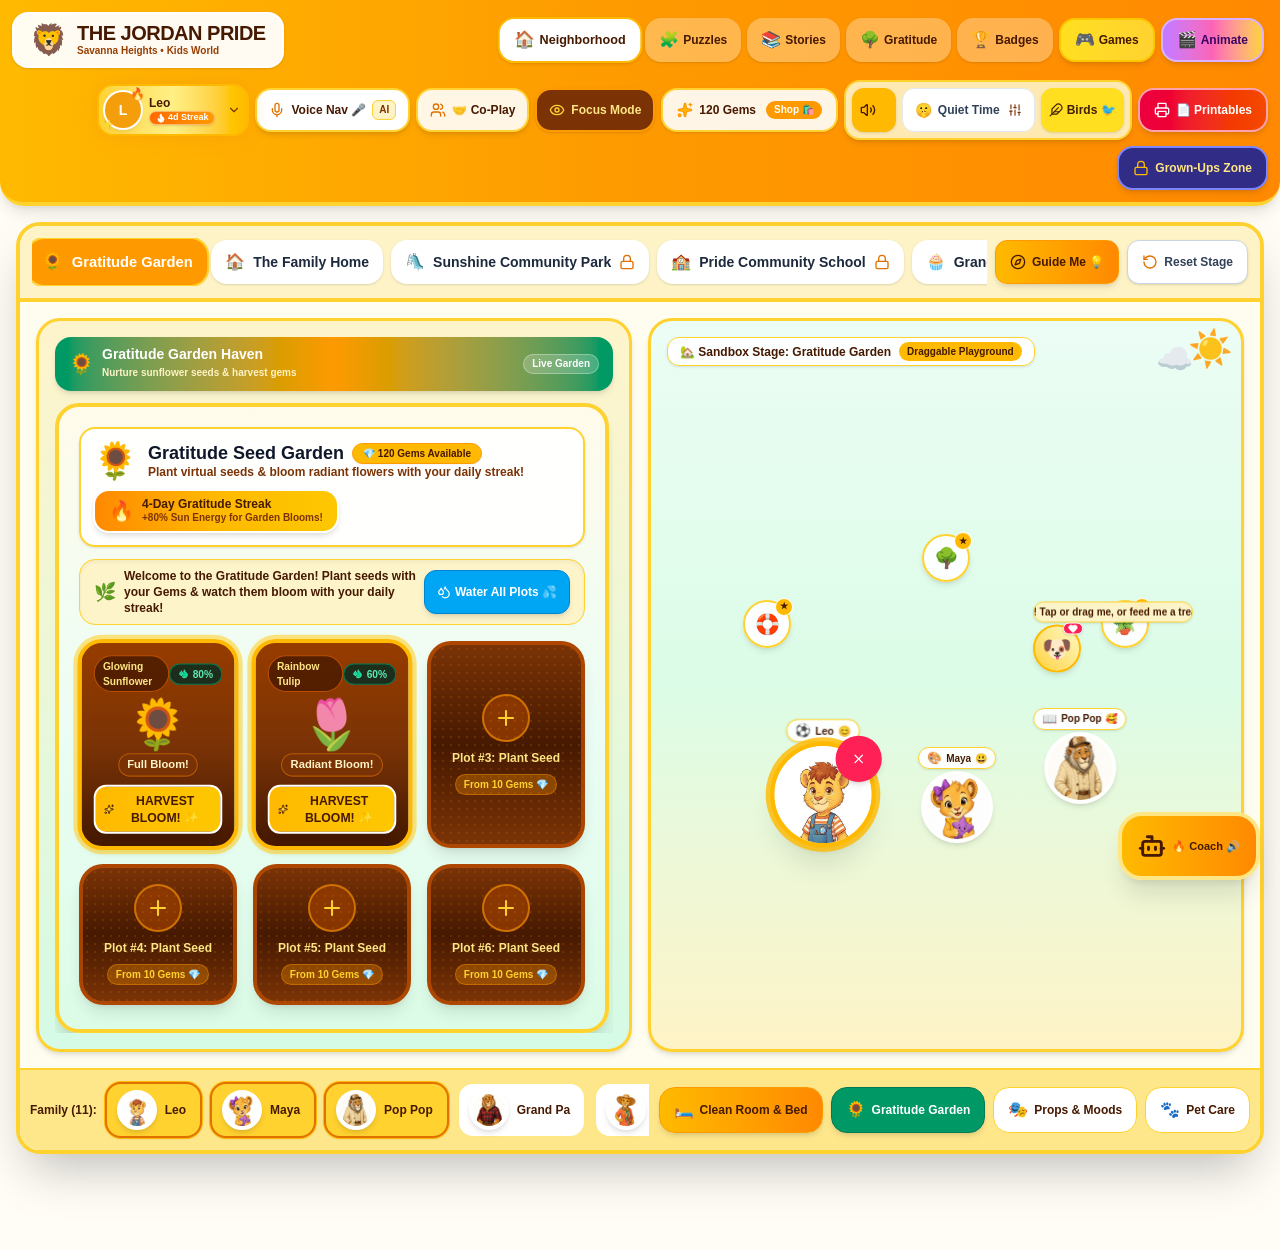
<file: kids-world/index.html>
<!doctype html>
<html lang="en">
  <head>
    <link rel="icon" type="image/svg+xml" href="./favicon.svg" />
    <meta charset="UTF-8" />
    <meta name="viewport" content="width=device-width, initial-scale=1.0" />
    <title>The Jordan Pride — Kids World Interactive App</title>
    <script type="module" crossorigin src="./assets/index-DBdle5ah.js"></script>
    <link rel="stylesheet" crossorigin href="./assets/index-C-sstxji.css">
  </head>
  <body>
    <div id="root"></div>
  </body>
</html>
</file>
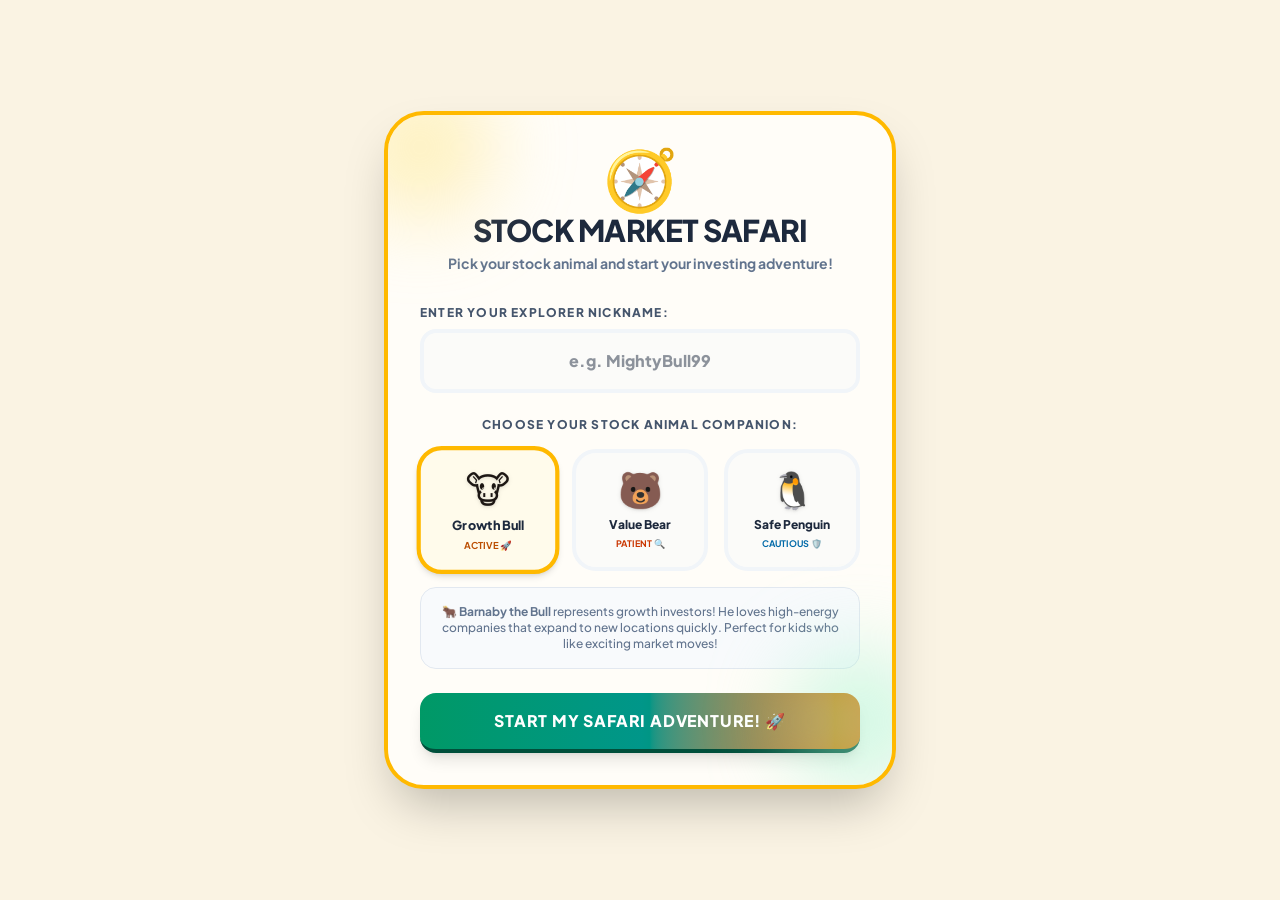
<file: stock-safari/index.html>
<!doctype html>
<html lang="en">
  <head>
    <link rel="icon" type="image/svg+xml" href="./favicon.svg" />
    <meta charset="UTF-8" />
    <meta name="viewport" content="width=device-width, initial-scale=1.0" />
    <title>The Jordan Pride — Stock Market Kids Safari</title>
    <script type="module" crossorigin src="./assets/index-KmOcW9iY.js"></script>
    <link rel="modulepreload" crossorigin href="./assets/vendor-icons-CqYxLqZK.js">
    <link rel="modulepreload" crossorigin href="./assets/vendor-react-PY3ShdST.js">
    <link rel="stylesheet" crossorigin href="./assets/index-BLWedIV_.css">
  </head>
  <body>
    <div id="root"></div>
  </body>
</html>
</file>
<file: kids-world/assets/index-C-sstxji.css>
@import"https://fonts.googleapis.com/css2?family=Fraunces:opsz,wght@9..144,700;9..144,800;9..144,900&family=Plus+Jakarta+Sans:wght@500;600;700;800&family=JetBrains+Mono:wght@500;700;800&display=swap";/*! tailwindcss v4.3.3 | MIT License | https://tailwindcss.com */@layer properties{@supports (((-webkit-hyphens:none)) and (not (margin-trim:inline))) or ((-moz-orient:inline) and (not (color:rgb(from red r g b)))){*,:before,:after,::backdrop{--tw-translate-x:0;--tw-translate-y:0;--tw-translate-z:0;--tw-scale-x:1;--tw-scale-y:1;--tw-scale-z:1;--tw-rotate-x:initial;--tw-rotate-y:initial;--tw-rotate-z:initial;--tw-skew-x:initial;--tw-skew-y:initial;--tw-space-y-reverse:0;--tw-space-x-reverse:0;--tw-border-style:solid;--tw-gradient-position:initial;--tw-gradient-from:#0000;--tw-gradient-via:#0000;--tw-gradient-to:#0000;--tw-gradient-stops:initial;--tw-gradient-via-stops:initial;--tw-gradient-from-position:0%;--tw-gradient-via-position:50%;--tw-gradient-to-position:100%;--tw-leading:initial;--tw-font-weight:initial;--tw-tracking:initial;--tw-shadow:0 0 #0000;--tw-shadow-color:initial;--tw-shadow-alpha:100%;--tw-inset-shadow:0 0 #0000;--tw-inset-shadow-color:initial;--tw-inset-shadow-alpha:100%;--tw-ring-color:initial;--tw-ring-shadow:0 0 #0000;--tw-inset-ring-color:initial;--tw-inset-ring-shadow:0 0 #0000;--tw-ring-inset:initial;--tw-ring-offset-width:0px;--tw-ring-offset-color:#fff;--tw-ring-offset-shadow:0 0 #0000;--tw-blur:initial;--tw-brightness:initial;--tw-contrast:initial;--tw-grayscale:initial;--tw-hue-rotate:initial;--tw-invert:initial;--tw-opacity:initial;--tw-saturate:initial;--tw-sepia:initial;--tw-drop-shadow:initial;--tw-drop-shadow-color:initial;--tw-drop-shadow-alpha:100%;--tw-drop-shadow-size:initial;--tw-backdrop-blur:initial;--tw-backdrop-brightness:initial;--tw-backdrop-contrast:initial;--tw-backdrop-grayscale:initial;--tw-backdrop-hue-rotate:initial;--tw-backdrop-invert:initial;--tw-backdrop-opacity:initial;--tw-backdrop-saturate:initial;--tw-backdrop-sepia:initial;--tw-duration:initial}}}@layer theme{:root,:host{--font-sans:-apple-system, BlinkMacSystemFont, "Segoe UI", Roboto, "Helvetica Neue", "Noto Sans", Arial, sans-serif, "Apple Color Emoji", "Segoe UI Emoji", "Segoe UI Symbol", "Noto Color Emoji";--font-mono:ui-monospace, SFMono-Regular, Menlo, Monaco, Consolas, "Liberation Mono", "Courier New", monospace;--color-red-500:oklch(63.7% .237 25.331);--color-orange-50:oklch(98% .016 73.684);--color-orange-100:oklch(95.4% .038 75.164);--color-orange-200:oklch(90.1% .076 70.697);--color-orange-300:oklch(83.7% .128 66.29);--color-orange-400:oklch(75% .183 55.934);--color-orange-500:oklch(70.5% .213 47.604);--color-orange-600:oklch(64.6% .222 41.116);--color-orange-700:oklch(55.3% .195 38.402);--color-orange-800:oklch(47% .157 37.304);--color-orange-900:oklch(40.8% .123 38.172);--color-orange-950:oklch(26.6% .079 36.259);--color-amber-50:oklch(98.7% .022 95.277);--color-amber-100:oklch(96.2% .059 95.617);--color-amber-200:oklch(92.4% .12 95.746);--color-amber-300:oklch(87.9% .169 91.605);--color-amber-400:oklch(82.8% .189 84.429);--color-amber-500:oklch(76.9% .188 70.08);--color-amber-600:oklch(66.6% .179 58.318);--color-amber-700:oklch(55.5% .163 48.998);--color-amber-800:oklch(47.3% .137 46.201);--color-amber-900:oklch(41.4% .112 45.904);--color-amber-950:oklch(27.9% .077 45.635);--color-yellow-50:oklch(98.7% .026 102.212);--color-yellow-100:oklch(97.3% .071 103.193);--color-yellow-200:oklch(94.5% .129 101.54);--color-yellow-300:oklch(90.5% .182 98.111);--color-yellow-400:oklch(85.2% .199 91.936);--color-yellow-500:oklch(79.5% .184 86.047);--color-yellow-600:oklch(68.1% .162 75.834);--color-yellow-700:oklch(55.4% .135 66.442);--color-yellow-800:oklch(47.6% .114 61.907);--color-yellow-900:oklch(42.1% .095 57.708);--color-yellow-950:oklch(28.6% .066 53.813);--color-green-50:oklch(98.2% .018 155.826);--color-green-100:oklch(96.2% .044 156.743);--color-emerald-50:oklch(97.9% .021 166.113);--color-emerald-100:oklch(95% .052 163.051);--color-emerald-200:oklch(90.5% .093 164.15);--color-emerald-300:oklch(84.5% .143 164.978);--color-emerald-400:oklch(76.5% .177 163.223);--color-emerald-500:oklch(69.6% .17 162.48);--color-emerald-600:oklch(59.6% .145 163.225);--color-emerald-700:oklch(50.8% .118 165.612);--color-emerald-800:oklch(43.2% .095 166.913);--color-emerald-900:oklch(37.8% .077 168.94);--color-emerald-950:oklch(26.2% .051 172.552);--color-teal-50:oklch(98.4% .014 180.72);--color-teal-100:oklch(95.3% .051 180.801);--color-teal-300:oklch(85.5% .138 181.071);--color-teal-400:oklch(77.7% .152 181.912);--color-teal-500:oklch(70.4% .14 182.503);--color-teal-600:oklch(60% .118 184.704);--color-teal-700:oklch(51.1% .096 186.391);--color-cyan-100:oklch(95.6% .045 203.388);--color-cyan-500:oklch(71.5% .143 215.221);--color-cyan-600:oklch(60.9% .126 221.723);--color-sky-50:oklch(97.7% .013 236.62);--color-sky-100:oklch(95.1% .026 236.824);--color-sky-200:oklch(90.1% .058 230.902);--color-sky-300:oklch(82.8% .111 230.318);--color-sky-400:oklch(74.6% .16 232.661);--color-sky-500:oklch(68.5% .169 237.323);--color-sky-600:oklch(58.8% .158 241.966);--color-sky-700:oklch(50% .134 242.749);--color-sky-800:oklch(44.3% .11 240.79);--color-sky-900:oklch(39.1% .09 240.876);--color-sky-950:oklch(29.3% .066 243.157);--color-blue-100:oklch(93.2% .032 255.585);--color-blue-200:oklch(88.2% .059 254.128);--color-blue-300:oklch(80.9% .105 251.813);--color-blue-500:oklch(62.3% .214 259.815);--color-blue-600:oklch(54.6% .245 262.881);--color-indigo-50:oklch(96.2% .018 272.314);--color-indigo-100:oklch(93% .034 272.788);--color-indigo-200:oklch(87% .065 274.039);--color-indigo-300:oklch(78.5% .115 274.713);--color-indigo-400:oklch(67.3% .182 276.935);--color-indigo-500:oklch(58.5% .233 277.117);--color-indigo-600:oklch(51.1% .262 276.966);--color-indigo-700:oklch(45.7% .24 277.023);--color-indigo-800:oklch(39.8% .195 277.366);--color-indigo-900:oklch(35.9% .144 278.697);--color-indigo-950:oklch(25.7% .09 281.288);--color-purple-50:oklch(97.7% .014 308.299);--color-purple-100:oklch(94.6% .033 307.174);--color-purple-200:oklch(90.2% .063 306.703);--color-purple-300:oklch(82.7% .119 306.383);--color-purple-400:oklch(71.4% .203 305.504);--color-purple-500:oklch(62.7% .265 303.9);--color-purple-600:oklch(55.8% .288 302.321);--color-purple-700:oklch(49.6% .265 301.924);--color-purple-800:oklch(43.8% .218 303.724);--color-purple-900:oklch(38.1% .176 304.987);--color-purple-950:oklch(29.1% .149 302.717);--color-pink-50:oklch(97.1% .014 343.198);--color-pink-100:oklch(94.8% .028 342.258);--color-pink-400:oklch(71.8% .202 349.761);--color-pink-500:oklch(65.6% .241 354.308);--color-pink-600:oklch(59.2% .249 .584);--color-rose-50:oklch(96.9% .015 12.422);--color-rose-100:oklch(94.1% .03 12.58);--color-rose-200:oklch(89.2% .058 10.001);--color-rose-300:oklch(81% .117 11.638);--color-rose-400:oklch(71.2% .194 13.428);--color-rose-500:oklch(64.5% .246 16.439);--color-rose-600:oklch(58.6% .253 17.585);--color-rose-700:oklch(51.4% .222 16.935);--color-rose-800:oklch(45.5% .188 13.697);--color-rose-900:oklch(41% .159 10.272);--color-rose-950:oklch(27.1% .105 12.094);--color-slate-50:oklch(98.4% .003 247.858);--color-slate-100:oklch(96.8% .007 247.896);--color-slate-200:oklch(92.9% .013 255.508);--color-slate-300:oklch(86.9% .022 252.894);--color-slate-400:oklch(70.4% .04 256.788);--color-slate-500:oklch(55.4% .046 257.417);--color-slate-600:oklch(44.6% .043 257.281);--color-slate-700:oklch(37.2% .044 257.287);--color-slate-800:oklch(27.9% .041 260.031);--color-slate-900:oklch(20.8% .042 265.755);--color-slate-950:oklch(12.9% .042 264.695);--color-black:#000;--color-white:#fff;--spacing:.25rem;--container-xs:20rem;--container-sm:24rem;--container-md:28rem;--container-lg:32rem;--container-xl:36rem;--container-2xl:42rem;--container-3xl:48rem;--container-4xl:56rem;--container-5xl:64rem;--container-7xl:80rem;--text-xs:.75rem;--text-xs--line-height:calc(1 / .75);--text-sm:.875rem;--text-sm--line-height:calc(1.25 / .875);--text-base:1rem;--text-base--line-height: 1.5 ;--text-lg:1.125rem;--text-lg--line-height:calc(1.75 / 1.125);--text-xl:1.25rem;--text-xl--line-height:calc(1.75 / 1.25);--text-2xl:1.5rem;--text-2xl--line-height:calc(2 / 1.5);--text-3xl:1.875rem;--text-3xl--line-height: 1.2 ;--text-4xl:2.25rem;--text-4xl--line-height:calc(2.5 / 2.25);--text-5xl:3rem;--text-5xl--line-height:1;--text-6xl:3.75rem;--text-6xl--line-height:1;--text-7xl:4.5rem;--text-7xl--line-height:1;--text-8xl:6rem;--text-8xl--line-height:1;--font-weight-normal:400;--font-weight-medium:500;--font-weight-semibold:600;--font-weight-bold:700;--font-weight-extrabold:800;--font-weight-black:900;--tracking-tight:-.025em;--tracking-wide:.025em;--tracking-wider:.05em;--tracking-widest:.1em;--leading-tight:1.25;--leading-snug:1.375;--leading-relaxed:1.625;--radius-md:.375rem;--radius-lg:.5rem;--radius-xl:.75rem;--radius-2xl:1rem;--radius-3xl:1.5rem;--drop-shadow-sm:0 1px 2px #00000026;--drop-shadow-md:0 3px 3px #0000001f;--drop-shadow-lg:0 4px 4px #00000026;--drop-shadow-xl:0 9px 7px #0000001a;--drop-shadow-2xl:0 25px 25px #00000026;--animate-spin:spin 1s linear infinite;--animate-ping:ping 1s cubic-bezier(0, 0, .2, 1) infinite;--animate-pulse:pulse 2s cubic-bezier(.4, 0, .6, 1) infinite;--animate-bounce:bounce 1s infinite;--blur-sm:8px;--blur-md:12px;--aspect-video:16 / 9;--default-transition-duration:.15s;--default-transition-timing-function:cubic-bezier(.4, 0, .2, 1);--default-font-family:var(--font-sans);--default-mono-font-family:var(--font-mono)}}@layer base{*,:after,:before,::backdrop{box-sizing:border-box;border:0 solid;margin:0;padding:0}::file-selector-button{box-sizing:border-box;border:0 solid;margin:0;padding:0}html,:host{-webkit-text-size-adjust:100%;-moz-tab-size:4;tab-size:4;line-height:1.5;font-family:var(--default-font-family,-apple-system, BlinkMacSystemFont, "Segoe UI", Roboto, "Helvetica Neue", "Noto Sans", Arial, sans-serif, "Apple Color Emoji", "Segoe UI Emoji", "Segoe UI Symbol", "Noto Color Emoji");font-feature-settings:var(--default-font-feature-settings,normal);font-variation-settings:var(--default-font-variation-settings,normal);-webkit-tap-highlight-color:transparent}hr{height:0;color:inherit;border-top-width:1px}abbr:where([title]){-webkit-text-decoration:underline dotted;text-decoration:underline dotted}h1,h2,h3,h4,h5,h6{font-size:inherit;font-weight:inherit}a{color:inherit;-webkit-text-decoration:inherit;text-decoration:inherit}b,strong{font-weight:bolder}code,kbd,samp,pre{font-family:var(--default-mono-font-family,ui-monospace, SFMono-Regular, Menlo, Monaco, Consolas, "Liberation Mono", "Courier New", monospace);font-feature-settings:var(--default-mono-font-feature-settings,normal);font-variation-settings:var(--default-mono-font-variation-settings,normal);font-size:1em}small{font-size:80%}sub,sup{vertical-align:baseline;font-size:75%;line-height:0;position:relative}sub{bottom:-.25em}sup{top:-.5em}table{text-indent:0;border-color:inherit;border-collapse:collapse}:-moz-focusring:where(:not(iframe)){outline:auto}progress{vertical-align:baseline}summary{display:list-item}ol,ul,menu{list-style:none}img,svg,video,canvas,audio,iframe,embed,object{vertical-align:middle;display:block}img,video{max-width:100%;height:auto}button,input,select,optgroup,textarea{font:inherit;font-feature-settings:inherit;font-variation-settings:inherit;letter-spacing:inherit;color:inherit;opacity:1;background-color:#0000;border-radius:0}::file-selector-button{font:inherit;font-feature-settings:inherit;font-variation-settings:inherit;letter-spacing:inherit;color:inherit;opacity:1;background-color:#0000;border-radius:0}:where(select:is([multiple],[size])) optgroup{font-weight:bolder}:where(select:is([multiple],[size])) optgroup option{padding-inline-start:20px}::file-selector-button{margin-inline-end:4px}::placeholder{opacity:1}@supports (not ((-webkit-appearance:-apple-pay-button))) or (contain-intrinsic-size:1px){::placeholder{color:currentColor}@supports (color:color-mix(in lab,red,red)){::placeholder{color:color-mix(in oklab,currentcolor 50%,transparent)}}}textarea{resize:vertical}::-webkit-search-decoration{-webkit-appearance:none}::-webkit-date-and-time-value{min-height:1lh;text-align:inherit}::-webkit-datetime-edit{display:inline-flex}::-webkit-datetime-edit-fields-wrapper{padding:0}::-webkit-datetime-edit{padding-block:0}::-webkit-datetime-edit-year-field{padding-block:0}::-webkit-datetime-edit-month-field{padding-block:0}::-webkit-datetime-edit-day-field{padding-block:0}::-webkit-datetime-edit-hour-field{padding-block:0}::-webkit-datetime-edit-minute-field{padding-block:0}::-webkit-datetime-edit-second-field{padding-block:0}::-webkit-datetime-edit-millisecond-field{padding-block:0}::-webkit-datetime-edit-meridiem-field{padding-block:0}::-webkit-calendar-picker-indicator{line-height:1}:-moz-ui-invalid{box-shadow:none}button,input:where([type=button],[type=reset],[type=submit]){-webkit-appearance:button;-moz-appearance:button;appearance:button}::file-selector-button{-webkit-appearance:button;-moz-appearance:button;appearance:button}::-webkit-inner-spin-button{height:auto}::-webkit-outer-spin-button{height:auto}[hidden]:where(:not([hidden=until-found])){display:none!important}button,[role=button]{touch-action:manipulation;min-width:44px!important;min-height:44px!important}}@layer components;@layer utilities{.pointer-events-auto{pointer-events:auto}.pointer-events-none{pointer-events:none}.absolute{position:absolute}.fixed{position:fixed}.relative{position:relative}.static{position:static}.-inset-2{inset:calc(var(--spacing) * -2)}.inset-0{top:0;right:0;bottom:0;left:0}.-top-1{top:calc(var(--spacing) * -1)}.-top-1\.5{top:calc(var(--spacing) * -1.5)}.-top-2{top:calc(var(--spacing) * -2)}.-top-2\.5{top:calc(var(--spacing) * -2.5)}.-top-3{top:calc(var(--spacing) * -3)}.-top-7{top:calc(var(--spacing) * -7)}.-top-16{top:calc(var(--spacing) * -16)}.top-0{top:0}.top-1\/2{top:50%}.top-2{top:calc(var(--spacing) * 2)}.top-3{top:calc(var(--spacing) * 3)}.top-4{top:calc(var(--spacing) * 4)}.top-5{top:calc(var(--spacing) * 5)}.top-10{top:calc(var(--spacing) * 10)}.top-12{top:calc(var(--spacing) * 12)}.top-full{top:100%}.-right-1{right:calc(var(--spacing) * -1)}.-right-2{right:calc(var(--spacing) * -2)}.-right-6{right:calc(var(--spacing) * -6)}.right-0{right:0}.right-2{right:calc(var(--spacing) * 2)}.right-3{right:calc(var(--spacing) * 3)}.right-4{right:calc(var(--spacing) * 4)}.right-5{right:calc(var(--spacing) * 5)}.right-6{right:calc(var(--spacing) * 6)}.right-12{right:calc(var(--spacing) * 12)}.-bottom-1{bottom:calc(var(--spacing) * -1)}.-bottom-2{bottom:calc(var(--spacing) * -2)}.-bottom-6{bottom:calc(var(--spacing) * -6)}.bottom-0{bottom:0}.bottom-2{bottom:calc(var(--spacing) * 2)}.bottom-3{bottom:calc(var(--spacing) * 3)}.bottom-4{bottom:calc(var(--spacing) * 4)}.bottom-5{bottom:calc(var(--spacing) * 5)}.bottom-full{bottom:100%}.-left-1{left:calc(var(--spacing) * -1)}.-left-2{left:calc(var(--spacing) * -2)}.left-0{left:0}.left-1\/2{left:50%}.left-2{left:calc(var(--spacing) * 2)}.left-3{left:calc(var(--spacing) * 3)}.left-4{left:calc(var(--spacing) * 4)}.left-6{left:calc(var(--spacing) * 6)}.z-10{z-index:10}.z-20{z-index:20}.z-30{z-index:30}.z-40{z-index:40}.z-50{z-index:50}.order-first{order:-9999}.col-span-1{grid-column:span 1/span 1}.container{width:100%}@media(min-width:40rem){.container{max-width:40rem}}@media(min-width:48rem){.container{max-width:48rem}}@media(min-width:64rem){.container{max-width:64rem}}@media(min-width:80rem){.container{max-width:80rem}}@media(min-width:96rem){.container{max-width:96rem}}.m-auto{margin:auto}.mx-1{margin-inline:var(--spacing)}.mx-auto{margin-inline:auto}.my-0\.5{margin-block:calc(var(--spacing) * .5)}.my-1{margin-block:var(--spacing)}.my-2{margin-block:calc(var(--spacing) * 2)}.my-3{margin-block:calc(var(--spacing) * 3)}.my-4{margin-block:calc(var(--spacing) * 4)}.my-6{margin-block:calc(var(--spacing) * 6)}.my-auto{margin-block:auto}.mt-0\.5{margin-top:calc(var(--spacing) * .5)}.mt-1{margin-top:var(--spacing)}.mt-2{margin-top:calc(var(--spacing) * 2)}.mt-2\.5{margin-top:calc(var(--spacing) * 2.5)}.mt-3{margin-top:calc(var(--spacing) * 3)}.mt-4{margin-top:calc(var(--spacing) * 4)}.mt-6{margin-top:calc(var(--spacing) * 6)}.mr-1{margin-right:var(--spacing)}.-mb-px{margin-bottom:-1px}.mb-0\.5{margin-bottom:calc(var(--spacing) * .5)}.mb-1{margin-bottom:var(--spacing)}.mb-1\.5{margin-bottom:calc(var(--spacing) * 1.5)}.mb-2{margin-bottom:calc(var(--spacing) * 2)}.mb-3{margin-bottom:calc(var(--spacing) * 3)}.mb-4{margin-bottom:calc(var(--spacing) * 4)}.mb-5{margin-bottom:calc(var(--spacing) * 5)}.mb-6{margin-bottom:calc(var(--spacing) * 6)}.mb-8{margin-bottom:calc(var(--spacing) * 8)}.mb-12{margin-bottom:calc(var(--spacing) * 12)}.ml-0\.5{margin-left:calc(var(--spacing) * .5)}.ml-1{margin-left:var(--spacing)}.ml-2{margin-left:calc(var(--spacing) * 2)}.ml-auto{margin-left:auto}.line-clamp-1{-webkit-line-clamp:1;-webkit-box-orient:vertical;display:-webkit-box;overflow:hidden}.line-clamp-2{-webkit-line-clamp:2;-webkit-box-orient:vertical;display:-webkit-box;overflow:hidden}.block{display:block}.flex{display:flex}.grid{display:grid}.hidden{display:none}.inline-block{display:inline-block}.inline-flex{display:inline-flex}.table{display:table}.aspect-\[9\/16\]{aspect-ratio:9/16}.aspect-video{aspect-ratio:var(--aspect-video)}.h-0{height:0}.h-1{height:var(--spacing)}.h-1\/2{height:50%}.h-2{height:calc(var(--spacing) * 2)}.h-2\.5{height:calc(var(--spacing) * 2.5)}.h-3{height:calc(var(--spacing) * 3)}.h-3\.5{height:calc(var(--spacing) * 3.5)}.h-4{height:calc(var(--spacing) * 4)}.h-4\.5{height:calc(var(--spacing) * 4.5)}.h-5{height:calc(var(--spacing) * 5)}.h-6{height:calc(var(--spacing) * 6)}.h-7{height:calc(var(--spacing) * 7)}.h-8{height:calc(var(--spacing) * 8)}.h-9{height:calc(var(--spacing) * 9)}.h-10{height:calc(var(--spacing) * 10)}.h-11{height:calc(var(--spacing) * 11)}.h-12{height:calc(var(--spacing) * 12)}.h-14{height:calc(var(--spacing) * 14)}.h-16{height:calc(var(--spacing) * 16)}.h-18{height:calc(var(--spacing) * 18)}.h-20{height:calc(var(--spacing) * 20)}.h-24{height:calc(var(--spacing) * 24)}.h-28{height:calc(var(--spacing) * 28)}.h-32{height:calc(var(--spacing) * 32)}.h-48{height:calc(var(--spacing) * 48)}.h-52{height:calc(var(--spacing) * 52)}.h-56{height:calc(var(--spacing) * 56)}.h-64{height:calc(var(--spacing) * 64)}.h-72{height:calc(var(--spacing) * 72)}.h-full{height:100%}.max-h-32{max-height:calc(var(--spacing) * 32)}.max-h-\[85vh\]{max-height:85vh}.max-h-\[90vh\]{max-height:90vh}.max-h-\[92vh\]{max-height:92vh}.max-h-\[94vh\]{max-height:94vh}.max-h-\[95vh\]{max-height:95vh}.max-h-\[420px\]{max-height:420px}.min-h-0{min-height:0}.min-h-\[36px\]{min-height:36px}.min-h-\[44px\]{min-height:44px}.min-h-\[48px\]{min-height:48px}.min-h-\[64px\]{min-height:64px}.min-h-\[140px\]{min-height:140px}.min-h-\[145px\]{min-height:145px}.min-h-\[160px\]{min-height:160px}.min-h-\[180px\]{min-height:180px}.min-h-\[200px\]{min-height:200px}.min-h-\[210px\]{min-height:210px}.min-h-\[220px\]{min-height:220px}.min-h-\[250px\]{min-height:250px}.min-h-\[260px\]{min-height:260px}.min-h-\[300px\]{min-height:300px}.min-h-\[320px\]{min-height:320px}.min-h-\[340px\]{min-height:340px}.min-h-\[380px\]{min-height:380px}.min-h-screen{min-height:100vh}.w-0{width:0}.w-1\.5{width:calc(var(--spacing) * 1.5)}.w-1\/2{width:50%}.w-2{width:calc(var(--spacing) * 2)}.w-2\.5{width:calc(var(--spacing) * 2.5)}.w-3{width:calc(var(--spacing) * 3)}.w-3\.5{width:calc(var(--spacing) * 3.5)}.w-4{width:calc(var(--spacing) * 4)}.w-4\.5{width:calc(var(--spacing) * 4.5)}.w-5{width:calc(var(--spacing) * 5)}.w-6{width:calc(var(--spacing) * 6)}.w-7{width:calc(var(--spacing) * 7)}.w-8{width:calc(var(--spacing) * 8)}.w-9{width:calc(var(--spacing) * 9)}.w-10{width:calc(var(--spacing) * 10)}.w-11{width:calc(var(--spacing) * 11)}.w-12{width:calc(var(--spacing) * 12)}.w-14{width:calc(var(--spacing) * 14)}.w-16{width:calc(var(--spacing) * 16)}.w-18{width:calc(var(--spacing) * 18)}.w-20{width:calc(var(--spacing) * 20)}.w-24{width:calc(var(--spacing) * 24)}.w-28{width:calc(var(--spacing) * 28)}.w-32{width:calc(var(--spacing) * 32)}.w-56{width:calc(var(--spacing) * 56)}.w-72{width:calc(var(--spacing) * 72)}.w-80{width:calc(var(--spacing) * 80)}.w-full{width:100%}.w-max{width:max-content}.max-w-2xl{max-width:var(--container-2xl)}.max-w-3xl{max-width:var(--container-3xl)}.max-w-4xl{max-width:var(--container-4xl)}.max-w-5xl{max-width:var(--container-5xl)}.max-w-7xl{max-width:var(--container-7xl)}.max-w-\[80px\]{max-width:80px}.max-w-\[120px\]{max-width:120px}.max-w-\[140px\]{max-width:140px}.max-w-\[160px\]{max-width:160px}.max-w-\[170px\]{max-width:170px}.max-w-full{max-width:100%}.max-w-lg{max-width:var(--container-lg)}.max-w-md{max-width:var(--container-md)}.max-w-sm{max-width:var(--container-sm)}.max-w-xl{max-width:var(--container-xl)}.max-w-xs{max-width:var(--container-xs)}.min-w-0{min-width:0}.min-w-\[36px\]{min-width:36px}.min-w-\[44px\]{min-width:44px}.min-w-\[48px\]{min-width:48px}.min-w-\[64px\]{min-width:64px}.flex-1{flex:1}.flex-shrink-0,.shrink-0{flex-shrink:0}.grow{flex-grow:1}.-translate-x-1\/2{--tw-translate-x: -50% ;translate:var(--tw-translate-x) var(--tw-translate-y)}.-translate-x-full{--tw-translate-x:-100%;translate:var(--tw-translate-x) var(--tw-translate-y)}.-translate-y-1\/2{--tw-translate-y: -50% ;translate:var(--tw-translate-x) var(--tw-translate-y)}.scale-95{--tw-scale-x:95%;--tw-scale-y:95%;--tw-scale-z:95%;scale:var(--tw-scale-x) var(--tw-scale-y)}.scale-102{--tw-scale-x:102%;--tw-scale-y:102%;--tw-scale-z:102%;scale:var(--tw-scale-x) var(--tw-scale-y)}.scale-105{--tw-scale-x:105%;--tw-scale-y:105%;--tw-scale-z:105%;scale:var(--tw-scale-x) var(--tw-scale-y)}.scale-110{--tw-scale-x:110%;--tw-scale-y:110%;--tw-scale-z:110%;scale:var(--tw-scale-x) var(--tw-scale-y)}.scale-x-\[-1\]{--tw-scale-x:-1;scale:var(--tw-scale-x) var(--tw-scale-y)}.scale-\[1\.02\]{scale:1.02}.rotate-45{rotate:45deg}.transform{transform:var(--tw-rotate-x,) var(--tw-rotate-y,) var(--tw-rotate-z,) var(--tw-skew-x,) var(--tw-skew-y,)}.animate-\[shimmer_2s_infinite\]{animation:2s infinite shimmer}.animate-bounce{animation:var(--animate-bounce)}.animate-ping{animation:var(--animate-ping)}.animate-pulse{animation:var(--animate-pulse)}.animate-spin{animation:var(--animate-spin)}.cursor-crosshair{cursor:crosshair}.cursor-default{cursor:default}.cursor-grab{cursor:grab}.cursor-not-allowed{cursor:not-allowed}.cursor-pointer{cursor:pointer}.touch-none{touch-action:none}.scrollbar-none{scrollbar-width:none}.list-inside{list-style-position:inside}.list-disc{list-style-type:disc}.grid-cols-1{grid-template-columns:repeat(1,minmax(0,1fr))}.grid-cols-2{grid-template-columns:repeat(2,minmax(0,1fr))}.grid-cols-3{grid-template-columns:repeat(3,minmax(0,1fr))}.grid-cols-4{grid-template-columns:repeat(4,minmax(0,1fr))}.flex-col{flex-direction:column}.flex-wrap{flex-wrap:wrap}.items-center{align-items:center}.items-end{align-items:flex-end}.items-start{align-items:flex-start}.items-stretch{align-items:stretch}.justify-around{justify-content:space-around}.justify-between{justify-content:space-between}.justify-center{justify-content:center}.justify-end{justify-content:flex-end}.gap-0\.5{gap:calc(var(--spacing) * .5)}.gap-1{gap:var(--spacing)}.gap-1\.5{gap:calc(var(--spacing) * 1.5)}.gap-2{gap:calc(var(--spacing) * 2)}.gap-2\.5{gap:calc(var(--spacing) * 2.5)}.gap-3{gap:calc(var(--spacing) * 3)}.gap-3\.5{gap:calc(var(--spacing) * 3.5)}.gap-4{gap:calc(var(--spacing) * 4)}.gap-5{gap:calc(var(--spacing) * 5)}.gap-6{gap:calc(var(--spacing) * 6)}:where(.space-y-1>:not(:last-child)){--tw-space-y-reverse:0;margin-block-start:calc(var(--spacing) * var(--tw-space-y-reverse));margin-block-end:calc(var(--spacing) * calc(1 - var(--tw-space-y-reverse)))}:where(.space-y-1\.5>:not(:last-child)){--tw-space-y-reverse:0;margin-block-start:calc(calc(var(--spacing) * 1.5) * var(--tw-space-y-reverse));margin-block-end:calc(calc(var(--spacing) * 1.5) * calc(1 - var(--tw-space-y-reverse)))}:where(.space-y-2>:not(:last-child)){--tw-space-y-reverse:0;margin-block-start:calc(calc(var(--spacing) * 2) * var(--tw-space-y-reverse));margin-block-end:calc(calc(var(--spacing) * 2) * calc(1 - var(--tw-space-y-reverse)))}:where(.space-y-2\.5>:not(:last-child)){--tw-space-y-reverse:0;margin-block-start:calc(calc(var(--spacing) * 2.5) * var(--tw-space-y-reverse));margin-block-end:calc(calc(var(--spacing) * 2.5) * calc(1 - var(--tw-space-y-reverse)))}:where(.space-y-3>:not(:last-child)){--tw-space-y-reverse:0;margin-block-start:calc(calc(var(--spacing) * 3) * var(--tw-space-y-reverse));margin-block-end:calc(calc(var(--spacing) * 3) * calc(1 - var(--tw-space-y-reverse)))}:where(.space-y-4>:not(:last-child)){--tw-space-y-reverse:0;margin-block-start:calc(calc(var(--spacing) * 4) * var(--tw-space-y-reverse));margin-block-end:calc(calc(var(--spacing) * 4) * calc(1 - var(--tw-space-y-reverse)))}:where(.space-y-5>:not(:last-child)){--tw-space-y-reverse:0;margin-block-start:calc(calc(var(--spacing) * 5) * var(--tw-space-y-reverse));margin-block-end:calc(calc(var(--spacing) * 5) * calc(1 - var(--tw-space-y-reverse)))}:where(.space-y-6>:not(:last-child)){--tw-space-y-reverse:0;margin-block-start:calc(calc(var(--spacing) * 6) * var(--tw-space-y-reverse));margin-block-end:calc(calc(var(--spacing) * 6) * calc(1 - var(--tw-space-y-reverse)))}:where(.-space-x-2>:not(:last-child)){--tw-space-x-reverse:0;margin-inline-start:calc(calc(var(--spacing) * -2) * var(--tw-space-x-reverse));margin-inline-end:calc(calc(var(--spacing) * -2) * calc(1 - var(--tw-space-x-reverse)))}.self-start{align-self:flex-start}.truncate{text-overflow:ellipsis;white-space:nowrap;overflow:hidden}.overflow-hidden{overflow:hidden}.overflow-x-auto{overflow-x:auto}.overflow-y-auto{overflow-y:auto}.rounded{border-radius:.25rem}.rounded-2xl{border-radius:var(--radius-2xl)}.rounded-3xl{border-radius:var(--radius-3xl)}.rounded-full{border-radius:3.40282e38px}.rounded-lg{border-radius:var(--radius-lg)}.rounded-md{border-radius:var(--radius-md)}.rounded-xl{border-radius:var(--radius-xl)}.rounded-t-2xl{border-top-left-radius:var(--radius-2xl);border-top-right-radius:var(--radius-2xl)}.rounded-t-3xl{border-top-left-radius:var(--radius-3xl);border-top-right-radius:var(--radius-3xl)}.rounded-b-2xl{border-bottom-right-radius:var(--radius-2xl);border-bottom-left-radius:var(--radius-2xl)}.rounded-b-3xl{border-bottom-right-radius:var(--radius-3xl);border-bottom-left-radius:var(--radius-3xl)}.rounded-bl-xl{border-bottom-left-radius:var(--radius-xl)}.border{border-style:var(--tw-border-style);border-width:1px}.border-2{border-style:var(--tw-border-style);border-width:2px}.border-3{border-style:var(--tw-border-style);border-width:3px}.border-4{border-style:var(--tw-border-style);border-width:4px}.border-8{border-style:var(--tw-border-style);border-width:8px}.border-x-2{border-inline-style:var(--tw-border-style);border-inline-width:2px}.border-x-4{border-inline-style:var(--tw-border-style);border-inline-width:4px}.border-x-8{border-inline-style:var(--tw-border-style);border-inline-width:8px}.border-t{border-top-style:var(--tw-border-style);border-top-width:1px}.border-t-2{border-top-style:var(--tw-border-style);border-top-width:2px}.border-t-8{border-top-style:var(--tw-border-style);border-top-width:8px}.border-r{border-right-style:var(--tw-border-style);border-right-width:1px}.border-r-3{border-right-style:var(--tw-border-style);border-right-width:3px}.border-r-4{border-right-style:var(--tw-border-style);border-right-width:4px}.border-b{border-bottom-style:var(--tw-border-style);border-bottom-width:1px}.border-b-2{border-bottom-style:var(--tw-border-style);border-bottom-width:2px}.border-b-3{border-bottom-style:var(--tw-border-style);border-bottom-width:3px}.border-b-4{border-bottom-style:var(--tw-border-style);border-bottom-width:4px}.border-l-2{border-left-style:var(--tw-border-style);border-left-width:2px}.border-dashed{--tw-border-style:dashed;border-style:dashed}.border-amber-100{border-color:var(--color-amber-100)}.border-amber-200{border-color:var(--color-amber-200)}.border-amber-200\/60{border-color:#fee68599}@supports (color:color-mix(in lab,red,red)){.border-amber-200\/60{border-color:color-mix(in oklab,var(--color-amber-200) 60%,transparent)}}.border-amber-300{border-color:var(--color-amber-300)}.border-amber-300\/80{border-color:#ffd236cc}@supports (color:color-mix(in lab,red,red)){.border-amber-300\/80{border-color:color-mix(in oklab,var(--color-amber-300) 80%,transparent)}}.border-amber-400{border-color:var(--color-amber-400)}.border-amber-400\/30{border-color:#fcbb004d}@supports (color:color-mix(in lab,red,red)){.border-amber-400\/30{border-color:color-mix(in oklab,var(--color-amber-400) 30%,transparent)}}.border-amber-400\/40{border-color:#fcbb0066}@supports (color:color-mix(in lab,red,red)){.border-amber-400\/40{border-color:color-mix(in oklab,var(--color-amber-400) 40%,transparent)}}.border-amber-400\/50{border-color:#fcbb0080}@supports (color:color-mix(in lab,red,red)){.border-amber-400\/50{border-color:color-mix(in oklab,var(--color-amber-400) 50%,transparent)}}.border-amber-500{border-color:var(--color-amber-500)}.border-amber-500\/40{border-color:#f99c0066}@supports (color:color-mix(in lab,red,red)){.border-amber-500\/40{border-color:color-mix(in oklab,var(--color-amber-500) 40%,transparent)}}.border-amber-500\/60{border-color:#f99c0099}@supports (color:color-mix(in lab,red,red)){.border-amber-500\/60{border-color:color-mix(in oklab,var(--color-amber-500) 60%,transparent)}}.border-amber-600{border-color:var(--color-amber-600)}.border-amber-600\/60{border-color:#dd740099}@supports (color:color-mix(in lab,red,red)){.border-amber-600\/60{border-color:color-mix(in oklab,var(--color-amber-600) 60%,transparent)}}.border-amber-700{border-color:var(--color-amber-700)}.border-amber-700\/50{border-color:#b7500080}@supports (color:color-mix(in lab,red,red)){.border-amber-700\/50{border-color:color-mix(in oklab,var(--color-amber-700) 50%,transparent)}}.border-amber-700\/80{border-color:#b75000cc}@supports (color:color-mix(in lab,red,red)){.border-amber-700\/80{border-color:color-mix(in oklab,var(--color-amber-700) 80%,transparent)}}.border-amber-800{border-color:var(--color-amber-800)}.border-amber-800\/80{border-color:#953d00cc}@supports (color:color-mix(in lab,red,red)){.border-amber-800\/80{border-color:color-mix(in oklab,var(--color-amber-800) 80%,transparent)}}.border-amber-900{border-color:var(--color-amber-900)}.border-amber-950{border-color:var(--color-amber-950)}.border-blue-300{border-color:var(--color-blue-300)}.border-emerald-200{border-color:var(--color-emerald-200)}.border-emerald-300{border-color:var(--color-emerald-300)}.border-emerald-400{border-color:var(--color-emerald-400)}.border-emerald-500{border-color:var(--color-emerald-500)}.border-emerald-600{border-color:var(--color-emerald-600)}.border-emerald-700{border-color:var(--color-emerald-700)}.border-emerald-700\/50{border-color:#00795680}@supports (color:color-mix(in lab,red,red)){.border-emerald-700\/50{border-color:color-mix(in oklab,var(--color-emerald-700) 50%,transparent)}}.border-indigo-200{border-color:var(--color-indigo-200)}.border-indigo-300{border-color:var(--color-indigo-300)}.border-indigo-400{border-color:var(--color-indigo-400)}.border-indigo-500{border-color:var(--color-indigo-500)}.border-indigo-700{border-color:var(--color-indigo-700)}.border-orange-200{border-color:var(--color-orange-200)}.border-orange-300{border-color:var(--color-orange-300)}.border-purple-200{border-color:var(--color-purple-200)}.border-purple-300{border-color:var(--color-purple-300)}.border-purple-400{border-color:var(--color-purple-400)}.border-purple-600{border-color:var(--color-purple-600)}.border-rose-200{border-color:var(--color-rose-200)}.border-rose-300{border-color:var(--color-rose-300)}.border-rose-400{border-color:var(--color-rose-400)}.border-sky-200{border-color:var(--color-sky-200)}.border-sky-300{border-color:var(--color-sky-300)}.border-sky-400{border-color:var(--color-sky-400)}.border-sky-600{border-color:var(--color-sky-600)}.border-slate-100{border-color:var(--color-slate-100)}.border-slate-200{border-color:var(--color-slate-200)}.border-slate-300{border-color:var(--color-slate-300)}.border-slate-400{border-color:var(--color-slate-400)}.border-slate-700{border-color:var(--color-slate-700)}.border-teal-300{border-color:var(--color-teal-300)}.border-teal-400{border-color:var(--color-teal-400)}.border-white{border-color:var(--color-white)}.border-white\/30{border-color:#ffffff4d}@supports (color:color-mix(in lab,red,red)){.border-white\/30{border-color:color-mix(in oklab,var(--color-white) 30%,transparent)}}.border-white\/40{border-color:#fff6}@supports (color:color-mix(in lab,red,red)){.border-white\/40{border-color:color-mix(in oklab,var(--color-white) 40%,transparent)}}.border-white\/60{border-color:#fff9}@supports (color:color-mix(in lab,red,red)){.border-white\/60{border-color:color-mix(in oklab,var(--color-white) 60%,transparent)}}.border-white\/80{border-color:#fffc}@supports (color:color-mix(in lab,red,red)){.border-white\/80{border-color:color-mix(in oklab,var(--color-white) 80%,transparent)}}.border-yellow-300{border-color:var(--color-yellow-300)}.border-yellow-400{border-color:var(--color-yellow-400)}.border-x-transparent{border-inline-color:#0000}.border-t-white{border-top-color:var(--color-white)}.bg-\[\#FFFBF2\]{background-color:#fffbf2}.bg-\[\#FFFDF6\]{background-color:#fffdf6}.bg-amber-50{background-color:var(--color-amber-50)}.bg-amber-50\/50{background-color:#fffbeb80}@supports (color:color-mix(in lab,red,red)){.bg-amber-50\/50{background-color:color-mix(in oklab,var(--color-amber-50) 50%,transparent)}}.bg-amber-50\/60{background-color:#fffbeb99}@supports (color:color-mix(in lab,red,red)){.bg-amber-50\/60{background-color:color-mix(in oklab,var(--color-amber-50) 60%,transparent)}}.bg-amber-50\/70{background-color:#fffbebb3}@supports (color:color-mix(in lab,red,red)){.bg-amber-50\/70{background-color:color-mix(in oklab,var(--color-amber-50) 70%,transparent)}}.bg-amber-50\/80{background-color:#fffbebcc}@supports (color:color-mix(in lab,red,red)){.bg-amber-50\/80{background-color:color-mix(in oklab,var(--color-amber-50) 80%,transparent)}}.bg-amber-50\/90{background-color:#fffbebe6}@supports (color:color-mix(in lab,red,red)){.bg-amber-50\/90{background-color:color-mix(in oklab,var(--color-amber-50) 90%,transparent)}}.bg-amber-100{background-color:var(--color-amber-100)}.bg-amber-100\/60{background-color:#fef3c699}@supports (color:color-mix(in lab,red,red)){.bg-amber-100\/60{background-color:color-mix(in oklab,var(--color-amber-100) 60%,transparent)}}.bg-amber-100\/70{background-color:#fef3c6b3}@supports (color:color-mix(in lab,red,red)){.bg-amber-100\/70{background-color:color-mix(in oklab,var(--color-amber-100) 70%,transparent)}}.bg-amber-100\/80{background-color:#fef3c6cc}@supports (color:color-mix(in lab,red,red)){.bg-amber-100\/80{background-color:color-mix(in oklab,var(--color-amber-100) 80%,transparent)}}.bg-amber-100\/90{background-color:#fef3c6e6}@supports (color:color-mix(in lab,red,red)){.bg-amber-100\/90{background-color:color-mix(in oklab,var(--color-amber-100) 90%,transparent)}}.bg-amber-200{background-color:var(--color-amber-200)}.bg-amber-200\/60{background-color:#fee68599}@supports (color:color-mix(in lab,red,red)){.bg-amber-200\/60{background-color:color-mix(in oklab,var(--color-amber-200) 60%,transparent)}}.bg-amber-200\/80{background-color:#fee685cc}@supports (color:color-mix(in lab,red,red)){.bg-amber-200\/80{background-color:color-mix(in oklab,var(--color-amber-200) 80%,transparent)}}.bg-amber-200\/95{background-color:#fee685f2}@supports (color:color-mix(in lab,red,red)){.bg-amber-200\/95{background-color:color-mix(in oklab,var(--color-amber-200) 95%,transparent)}}.bg-amber-300{background-color:var(--color-amber-300)}.bg-amber-300\/80{background-color:#ffd236cc}@supports (color:color-mix(in lab,red,red)){.bg-amber-300\/80{background-color:color-mix(in oklab,var(--color-amber-300) 80%,transparent)}}.bg-amber-400{background-color:var(--color-amber-400)}.bg-amber-400\/40{background-color:#fcbb0066}@supports (color:color-mix(in lab,red,red)){.bg-amber-400\/40{background-color:color-mix(in oklab,var(--color-amber-400) 40%,transparent)}}.bg-amber-400\/80{background-color:#fcbb00cc}@supports (color:color-mix(in lab,red,red)){.bg-amber-400\/80{background-color:color-mix(in oklab,var(--color-amber-400) 80%,transparent)}}.bg-amber-400\/90{background-color:#fcbb00e6}@supports (color:color-mix(in lab,red,red)){.bg-amber-400\/90{background-color:color-mix(in oklab,var(--color-amber-400) 90%,transparent)}}.bg-amber-500{background-color:var(--color-amber-500)}.bg-amber-500\/30{background-color:#f99c004d}@supports (color:color-mix(in lab,red,red)){.bg-amber-500\/30{background-color:color-mix(in oklab,var(--color-amber-500) 30%,transparent)}}.bg-amber-600{background-color:var(--color-amber-600)}.bg-amber-700{background-color:var(--color-amber-700)}.bg-amber-800{background-color:var(--color-amber-800)}.bg-amber-800\/80{background-color:#953d00cc}@supports (color:color-mix(in lab,red,red)){.bg-amber-800\/80{background-color:color-mix(in oklab,var(--color-amber-800) 80%,transparent)}}.bg-amber-900{background-color:var(--color-amber-900)}.bg-amber-900\/40{background-color:#7b330666}@supports (color:color-mix(in lab,red,red)){.bg-amber-900\/40{background-color:color-mix(in oklab,var(--color-amber-900) 40%,transparent)}}.bg-amber-900\/60{background-color:#7b330699}@supports (color:color-mix(in lab,red,red)){.bg-amber-900\/60{background-color:color-mix(in oklab,var(--color-amber-900) 60%,transparent)}}.bg-amber-900\/80{background-color:#7b3306cc}@supports (color:color-mix(in lab,red,red)){.bg-amber-900\/80{background-color:color-mix(in oklab,var(--color-amber-900) 80%,transparent)}}.bg-amber-900\/90{background-color:#7b3306e6}@supports (color:color-mix(in lab,red,red)){.bg-amber-900\/90{background-color:color-mix(in oklab,var(--color-amber-900) 90%,transparent)}}.bg-amber-950{background-color:var(--color-amber-950)}.bg-amber-950\/40{background-color:#46190166}@supports (color:color-mix(in lab,red,red)){.bg-amber-950\/40{background-color:color-mix(in oklab,var(--color-amber-950) 40%,transparent)}}.bg-amber-950\/80{background-color:#461901cc}@supports (color:color-mix(in lab,red,red)){.bg-amber-950\/80{background-color:color-mix(in oklab,var(--color-amber-950) 80%,transparent)}}.bg-amber-950\/85{background-color:#461901d9}@supports (color:color-mix(in lab,red,red)){.bg-amber-950\/85{background-color:color-mix(in oklab,var(--color-amber-950) 85%,transparent)}}.bg-amber-950\/90{background-color:#461901e6}@supports (color:color-mix(in lab,red,red)){.bg-amber-950\/90{background-color:color-mix(in oklab,var(--color-amber-950) 90%,transparent)}}.bg-black{background-color:var(--color-black)}.bg-black\/60{background-color:#0009}@supports (color:color-mix(in lab,red,red)){.bg-black\/60{background-color:color-mix(in oklab,var(--color-black) 60%,transparent)}}.bg-black\/70{background-color:#000000b3}@supports (color:color-mix(in lab,red,red)){.bg-black\/70{background-color:color-mix(in oklab,var(--color-black) 70%,transparent)}}.bg-black\/75{background-color:#000000bf}@supports (color:color-mix(in lab,red,red)){.bg-black\/75{background-color:color-mix(in oklab,var(--color-black) 75%,transparent)}}.bg-black\/80{background-color:#000c}@supports (color:color-mix(in lab,red,red)){.bg-black\/80{background-color:color-mix(in oklab,var(--color-black) 80%,transparent)}}.bg-blue-100{background-color:var(--color-blue-100)}.bg-emerald-50{background-color:var(--color-emerald-50)}.bg-emerald-50\/20{background-color:#ecfdf533}@supports (color:color-mix(in lab,red,red)){.bg-emerald-50\/20{background-color:color-mix(in oklab,var(--color-emerald-50) 20%,transparent)}}.bg-emerald-50\/40{background-color:#ecfdf566}@supports (color:color-mix(in lab,red,red)){.bg-emerald-50\/40{background-color:color-mix(in oklab,var(--color-emerald-50) 40%,transparent)}}.bg-emerald-100{background-color:var(--color-emerald-100)}.bg-emerald-200\/80{background-color:#a4f4cfcc}@supports (color:color-mix(in lab,red,red)){.bg-emerald-200\/80{background-color:color-mix(in oklab,var(--color-emerald-200) 80%,transparent)}}.bg-emerald-300{background-color:var(--color-emerald-300)}.bg-emerald-400{background-color:var(--color-emerald-400)}.bg-emerald-400\/30{background-color:#00d2944d}@supports (color:color-mix(in lab,red,red)){.bg-emerald-400\/30{background-color:color-mix(in oklab,var(--color-emerald-400) 30%,transparent)}}.bg-emerald-500{background-color:var(--color-emerald-500)}.bg-emerald-500\/80{background-color:#00bb7fcc}@supports (color:color-mix(in lab,red,red)){.bg-emerald-500\/80{background-color:color-mix(in oklab,var(--color-emerald-500) 80%,transparent)}}.bg-emerald-500\/90{background-color:#00bb7fe6}@supports (color:color-mix(in lab,red,red)){.bg-emerald-500\/90{background-color:color-mix(in oklab,var(--color-emerald-500) 90%,transparent)}}.bg-emerald-600{background-color:var(--color-emerald-600)}.bg-emerald-700{background-color:var(--color-emerald-700)}.bg-emerald-950\/60{background-color:#002c2299}@supports (color:color-mix(in lab,red,red)){.bg-emerald-950\/60{background-color:color-mix(in oklab,var(--color-emerald-950) 60%,transparent)}}.bg-emerald-950\/80{background-color:#002c22cc}@supports (color:color-mix(in lab,red,red)){.bg-emerald-950\/80{background-color:color-mix(in oklab,var(--color-emerald-950) 80%,transparent)}}.bg-indigo-50{background-color:var(--color-indigo-50)}.bg-indigo-50\/40{background-color:#eef2ff66}@supports (color:color-mix(in lab,red,red)){.bg-indigo-50\/40{background-color:color-mix(in oklab,var(--color-indigo-50) 40%,transparent)}}.bg-indigo-50\/60{background-color:#eef2ff99}@supports (color:color-mix(in lab,red,red)){.bg-indigo-50\/60{background-color:color-mix(in oklab,var(--color-indigo-50) 60%,transparent)}}.bg-indigo-50\/80{background-color:#eef2ffcc}@supports (color:color-mix(in lab,red,red)){.bg-indigo-50\/80{background-color:color-mix(in oklab,var(--color-indigo-50) 80%,transparent)}}.bg-indigo-100{background-color:var(--color-indigo-100)}.bg-indigo-600{background-color:var(--color-indigo-600)}.bg-indigo-900{background-color:var(--color-indigo-900)}.bg-indigo-900\/80{background-color:#312c85cc}@supports (color:color-mix(in lab,red,red)){.bg-indigo-900\/80{background-color:color-mix(in oklab,var(--color-indigo-900) 80%,transparent)}}.bg-orange-50{background-color:var(--color-orange-50)}.bg-orange-100{background-color:var(--color-orange-100)}.bg-orange-100\/60{background-color:#ffedd599}@supports (color:color-mix(in lab,red,red)){.bg-orange-100\/60{background-color:color-mix(in oklab,var(--color-orange-100) 60%,transparent)}}.bg-orange-200{background-color:var(--color-orange-200)}.bg-orange-200\/50{background-color:#ffd7a880}@supports (color:color-mix(in lab,red,red)){.bg-orange-200\/50{background-color:color-mix(in oklab,var(--color-orange-200) 50%,transparent)}}.bg-orange-500{background-color:var(--color-orange-500)}.bg-orange-600{background-color:var(--color-orange-600)}.bg-pink-400{background-color:var(--color-pink-400)}.bg-purple-50{background-color:var(--color-purple-50)}.bg-purple-100{background-color:var(--color-purple-100)}.bg-purple-200\/80{background-color:#e9d5ffcc}@supports (color:color-mix(in lab,red,red)){.bg-purple-200\/80{background-color:color-mix(in oklab,var(--color-purple-200) 80%,transparent)}}.bg-purple-700{background-color:var(--color-purple-700)}.bg-purple-800{background-color:var(--color-purple-800)}.bg-rose-50{background-color:var(--color-rose-50)}.bg-rose-50\/70{background-color:#fff1f2b3}@supports (color:color-mix(in lab,red,red)){.bg-rose-50\/70{background-color:color-mix(in oklab,var(--color-rose-50) 70%,transparent)}}.bg-rose-100{background-color:var(--color-rose-100)}.bg-rose-200{background-color:var(--color-rose-200)}.bg-rose-200\/80{background-color:#ffccd3cc}@supports (color:color-mix(in lab,red,red)){.bg-rose-200\/80{background-color:color-mix(in oklab,var(--color-rose-200) 80%,transparent)}}.bg-rose-400{background-color:var(--color-rose-400)}.bg-rose-500{background-color:var(--color-rose-500)}.bg-rose-600{background-color:var(--color-rose-600)}.bg-rose-700{background-color:var(--color-rose-700)}.bg-sky-50{background-color:var(--color-sky-50)}.bg-sky-100{background-color:var(--color-sky-100)}.bg-sky-100\/80{background-color:#dff2fecc}@supports (color:color-mix(in lab,red,red)){.bg-sky-100\/80{background-color:color-mix(in oklab,var(--color-sky-100) 80%,transparent)}}.bg-sky-100\/90{background-color:#dff2fee6}@supports (color:color-mix(in lab,red,red)){.bg-sky-100\/90{background-color:color-mix(in oklab,var(--color-sky-100) 90%,transparent)}}.bg-sky-200{background-color:var(--color-sky-200)}.bg-sky-400{background-color:var(--color-sky-400)}.bg-sky-500{background-color:var(--color-sky-500)}.bg-sky-600{background-color:var(--color-sky-600)}.bg-sky-700{background-color:var(--color-sky-700)}.bg-slate-50{background-color:var(--color-slate-50)}.bg-slate-50\/50{background-color:#f8fafc80}@supports (color:color-mix(in lab,red,red)){.bg-slate-50\/50{background-color:color-mix(in oklab,var(--color-slate-50) 50%,transparent)}}.bg-slate-50\/60{background-color:#f8fafc99}@supports (color:color-mix(in lab,red,red)){.bg-slate-50\/60{background-color:color-mix(in oklab,var(--color-slate-50) 60%,transparent)}}.bg-slate-100{background-color:var(--color-slate-100)}.bg-slate-200{background-color:var(--color-slate-200)}.bg-slate-300{background-color:var(--color-slate-300)}.bg-slate-700{background-color:var(--color-slate-700)}.bg-slate-800{background-color:var(--color-slate-800)}.bg-slate-800\/90{background-color:#1d293de6}@supports (color:color-mix(in lab,red,red)){.bg-slate-800\/90{background-color:color-mix(in oklab,var(--color-slate-800) 90%,transparent)}}.bg-slate-900{background-color:var(--color-slate-900)}.bg-slate-900\/60{background-color:#0f172b99}@supports (color:color-mix(in lab,red,red)){.bg-slate-900\/60{background-color:color-mix(in oklab,var(--color-slate-900) 60%,transparent)}}.bg-slate-900\/80{background-color:#0f172bcc}@supports (color:color-mix(in lab,red,red)){.bg-slate-900\/80{background-color:color-mix(in oklab,var(--color-slate-900) 80%,transparent)}}.bg-slate-900\/85{background-color:#0f172bd9}@supports (color:color-mix(in lab,red,red)){.bg-slate-900\/85{background-color:color-mix(in oklab,var(--color-slate-900) 85%,transparent)}}.bg-slate-900\/90{background-color:#0f172be6}@supports (color:color-mix(in lab,red,red)){.bg-slate-900\/90{background-color:color-mix(in oklab,var(--color-slate-900) 90%,transparent)}}.bg-slate-950\/70{background-color:#020618b3}@supports (color:color-mix(in lab,red,red)){.bg-slate-950\/70{background-color:color-mix(in oklab,var(--color-slate-950) 70%,transparent)}}.bg-teal-50{background-color:var(--color-teal-50)}.bg-teal-100\/80{background-color:#cbfbf1cc}@supports (color:color-mix(in lab,red,red)){.bg-teal-100\/80{background-color:color-mix(in oklab,var(--color-teal-100) 80%,transparent)}}.bg-teal-600{background-color:var(--color-teal-600)}.bg-white{background-color:var(--color-white)}.bg-white\/20{background-color:#fff3}@supports (color:color-mix(in lab,red,red)){.bg-white\/20{background-color:color-mix(in oklab,var(--color-white) 20%,transparent)}}.bg-white\/30{background-color:#ffffff4d}@supports (color:color-mix(in lab,red,red)){.bg-white\/30{background-color:color-mix(in oklab,var(--color-white) 30%,transparent)}}.bg-white\/60{background-color:#fff9}@supports (color:color-mix(in lab,red,red)){.bg-white\/60{background-color:color-mix(in oklab,var(--color-white) 60%,transparent)}}.bg-white\/70{background-color:#ffffffb3}@supports (color:color-mix(in lab,red,red)){.bg-white\/70{background-color:color-mix(in oklab,var(--color-white) 70%,transparent)}}.bg-white\/80{background-color:#fffc}@supports (color:color-mix(in lab,red,red)){.bg-white\/80{background-color:color-mix(in oklab,var(--color-white) 80%,transparent)}}.bg-white\/90{background-color:#ffffffe6}@supports (color:color-mix(in lab,red,red)){.bg-white\/90{background-color:color-mix(in oklab,var(--color-white) 90%,transparent)}}.bg-white\/95{background-color:#fffffff2}@supports (color:color-mix(in lab,red,red)){.bg-white\/95{background-color:color-mix(in oklab,var(--color-white) 95%,transparent)}}.bg-yellow-100{background-color:var(--color-yellow-100)}.bg-yellow-300{background-color:var(--color-yellow-300)}.bg-yellow-400{background-color:var(--color-yellow-400)}.bg-gradient-to-b{--tw-gradient-position:to bottom in oklab;background-image:linear-gradient(var(--tw-gradient-stops))}.bg-gradient-to-br{--tw-gradient-position:to bottom right in oklab;background-image:linear-gradient(var(--tw-gradient-stops))}.bg-gradient-to-r{--tw-gradient-position:to right in oklab;background-image:linear-gradient(var(--tw-gradient-stops))}.bg-gradient-to-tr{--tw-gradient-position:to top right in oklab;background-image:linear-gradient(var(--tw-gradient-stops))}.bg-\[radial-gradient\(\#d97706_1px\,transparent_1px\)\]{background-image:radial-gradient(#d97706 1px,#0000 1px)}.bg-\[radial-gradient\(\#e0f2fe_1px\,transparent_1px\)\]{background-image:radial-gradient(#e0f2fe 1px,#0000 1px)}.bg-\[radial-gradient\(ellipse_at_center\,_var\(--tw-gradient-stops\)\)\]{background-image:radial-gradient(ellipse at center,var(--tw-gradient-stops))}.from-amber-50{--tw-gradient-from:var(--color-amber-50);--tw-gradient-stops:var(--tw-gradient-via-stops,var(--tw-gradient-position), var(--tw-gradient-from) var(--tw-gradient-from-position), var(--tw-gradient-to) var(--tw-gradient-to-position))}.from-amber-50\/30{--tw-gradient-from:#fffbeb4d}@supports (color:color-mix(in lab,red,red)){.from-amber-50\/30{--tw-gradient-from:color-mix(in oklab, var(--color-amber-50) 30%, transparent)}}.from-amber-50\/30{--tw-gradient-stops:var(--tw-gradient-via-stops,var(--tw-gradient-position), var(--tw-gradient-from) var(--tw-gradient-from-position), var(--tw-gradient-to) var(--tw-gradient-to-position))}.from-amber-100{--tw-gradient-from:var(--color-amber-100);--tw-gradient-stops:var(--tw-gradient-via-stops,var(--tw-gradient-position), var(--tw-gradient-from) var(--tw-gradient-from-position), var(--tw-gradient-to) var(--tw-gradient-to-position))}.from-amber-100\/60{--tw-gradient-from:#fef3c699}@supports (color:color-mix(in lab,red,red)){.from-amber-100\/60{--tw-gradient-from:color-mix(in oklab, var(--color-amber-100) 60%, transparent)}}.from-amber-100\/60{--tw-gradient-stops:var(--tw-gradient-via-stops,var(--tw-gradient-position), var(--tw-gradient-from) var(--tw-gradient-from-position), var(--tw-gradient-to) var(--tw-gradient-to-position))}.from-amber-100\/70{--tw-gradient-from:#fef3c6b3}@supports (color:color-mix(in lab,red,red)){.from-amber-100\/70{--tw-gradient-from:color-mix(in oklab, var(--color-amber-100) 70%, transparent)}}.from-amber-100\/70{--tw-gradient-stops:var(--tw-gradient-via-stops,var(--tw-gradient-position), var(--tw-gradient-from) var(--tw-gradient-from-position), var(--tw-gradient-to) var(--tw-gradient-to-position))}.from-amber-100\/90{--tw-gradient-from:#fef3c6e6}@supports (color:color-mix(in lab,red,red)){.from-amber-100\/90{--tw-gradient-from:color-mix(in oklab, var(--color-amber-100) 90%, transparent)}}.from-amber-100\/90{--tw-gradient-stops:var(--tw-gradient-via-stops,var(--tw-gradient-position), var(--tw-gradient-from) var(--tw-gradient-from-position), var(--tw-gradient-to) var(--tw-gradient-to-position))}.from-amber-200{--tw-gradient-from:var(--color-amber-200);--tw-gradient-stops:var(--tw-gradient-via-stops,var(--tw-gradient-position), var(--tw-gradient-from) var(--tw-gradient-from-position), var(--tw-gradient-to) var(--tw-gradient-to-position))}.from-amber-300{--tw-gradient-from:var(--color-amber-300);--tw-gradient-stops:var(--tw-gradient-via-stops,var(--tw-gradient-position), var(--tw-gradient-from) var(--tw-gradient-from-position), var(--tw-gradient-to) var(--tw-gradient-to-position))}.from-amber-300\/40{--tw-gradient-from:#ffd23666}@supports (color:color-mix(in lab,red,red)){.from-amber-300\/40{--tw-gradient-from:color-mix(in oklab, var(--color-amber-300) 40%, transparent)}}.from-amber-300\/40{--tw-gradient-stops:var(--tw-gradient-via-stops,var(--tw-gradient-position), var(--tw-gradient-from) var(--tw-gradient-from-position), var(--tw-gradient-to) var(--tw-gradient-to-position))}.from-amber-400{--tw-gradient-from:var(--color-amber-400);--tw-gradient-stops:var(--tw-gradient-via-stops,var(--tw-gradient-position), var(--tw-gradient-from) var(--tw-gradient-from-position), var(--tw-gradient-to) var(--tw-gradient-to-position))}.from-amber-500{--tw-gradient-from:var(--color-amber-500);--tw-gradient-stops:var(--tw-gradient-via-stops,var(--tw-gradient-position), var(--tw-gradient-from) var(--tw-gradient-from-position), var(--tw-gradient-to) var(--tw-gradient-to-position))}.from-amber-800{--tw-gradient-from:var(--color-amber-800);--tw-gradient-stops:var(--tw-gradient-via-stops,var(--tw-gradient-position), var(--tw-gradient-from) var(--tw-gradient-from-position), var(--tw-gradient-to) var(--tw-gradient-to-position))}.from-amber-900{--tw-gradient-from:var(--color-amber-900);--tw-gradient-stops:var(--tw-gradient-via-stops,var(--tw-gradient-position), var(--tw-gradient-from) var(--tw-gradient-from-position), var(--tw-gradient-to) var(--tw-gradient-to-position))}.from-blue-500{--tw-gradient-from:var(--color-blue-500);--tw-gradient-stops:var(--tw-gradient-via-stops,var(--tw-gradient-position), var(--tw-gradient-from) var(--tw-gradient-from-position), var(--tw-gradient-to) var(--tw-gradient-to-position))}.from-cyan-500{--tw-gradient-from:var(--color-cyan-500);--tw-gradient-stops:var(--tw-gradient-via-stops,var(--tw-gradient-position), var(--tw-gradient-from) var(--tw-gradient-from-position), var(--tw-gradient-to) var(--tw-gradient-to-position))}.from-emerald-50{--tw-gradient-from:var(--color-emerald-50);--tw-gradient-stops:var(--tw-gradient-via-stops,var(--tw-gradient-position), var(--tw-gradient-from) var(--tw-gradient-from-position), var(--tw-gradient-to) var(--tw-gradient-to-position))}.from-emerald-100{--tw-gradient-from:var(--color-emerald-100);--tw-gradient-stops:var(--tw-gradient-via-stops,var(--tw-gradient-position), var(--tw-gradient-from) var(--tw-gradient-from-position), var(--tw-gradient-to) var(--tw-gradient-to-position))}.from-emerald-400{--tw-gradient-from:var(--color-emerald-400);--tw-gradient-stops:var(--tw-gradient-via-stops,var(--tw-gradient-position), var(--tw-gradient-from) var(--tw-gradient-from-position), var(--tw-gradient-to) var(--tw-gradient-to-position))}.from-emerald-500{--tw-gradient-from:var(--color-emerald-500);--tw-gradient-stops:var(--tw-gradient-via-stops,var(--tw-gradient-position), var(--tw-gradient-from) var(--tw-gradient-from-position), var(--tw-gradient-to) var(--tw-gradient-to-position))}.from-emerald-600{--tw-gradient-from:var(--color-emerald-600);--tw-gradient-stops:var(--tw-gradient-via-stops,var(--tw-gradient-position), var(--tw-gradient-from) var(--tw-gradient-from-position), var(--tw-gradient-to) var(--tw-gradient-to-position))}.from-indigo-50{--tw-gradient-from:var(--color-indigo-50);--tw-gradient-stops:var(--tw-gradient-via-stops,var(--tw-gradient-position), var(--tw-gradient-from) var(--tw-gradient-from-position), var(--tw-gradient-to) var(--tw-gradient-to-position))}.from-indigo-100{--tw-gradient-from:var(--color-indigo-100);--tw-gradient-stops:var(--tw-gradient-via-stops,var(--tw-gradient-position), var(--tw-gradient-from) var(--tw-gradient-from-position), var(--tw-gradient-to) var(--tw-gradient-to-position))}.from-orange-400{--tw-gradient-from:var(--color-orange-400);--tw-gradient-stops:var(--tw-gradient-via-stops,var(--tw-gradient-position), var(--tw-gradient-from) var(--tw-gradient-from-position), var(--tw-gradient-to) var(--tw-gradient-to-position))}.from-orange-500{--tw-gradient-from:var(--color-orange-500);--tw-gradient-stops:var(--tw-gradient-via-stops,var(--tw-gradient-position), var(--tw-gradient-from) var(--tw-gradient-from-position), var(--tw-gradient-to) var(--tw-gradient-to-position))}.from-pink-400{--tw-gradient-from:var(--color-pink-400);--tw-gradient-stops:var(--tw-gradient-via-stops,var(--tw-gradient-position), var(--tw-gradient-from) var(--tw-gradient-from-position), var(--tw-gradient-to) var(--tw-gradient-to-position))}.from-purple-50{--tw-gradient-from:var(--color-purple-50);--tw-gradient-stops:var(--tw-gradient-via-stops,var(--tw-gradient-position), var(--tw-gradient-from) var(--tw-gradient-from-position), var(--tw-gradient-to) var(--tw-gradient-to-position))}.from-purple-400{--tw-gradient-from:var(--color-purple-400);--tw-gradient-stops:var(--tw-gradient-via-stops,var(--tw-gradient-position), var(--tw-gradient-from) var(--tw-gradient-from-position), var(--tw-gradient-to) var(--tw-gradient-to-position))}.from-purple-500{--tw-gradient-from:var(--color-purple-500);--tw-gradient-stops:var(--tw-gradient-via-stops,var(--tw-gradient-position), var(--tw-gradient-from) var(--tw-gradient-from-position), var(--tw-gradient-to) var(--tw-gradient-to-position))}.from-purple-600{--tw-gradient-from:var(--color-purple-600);--tw-gradient-stops:var(--tw-gradient-via-stops,var(--tw-gradient-position), var(--tw-gradient-from) var(--tw-gradient-from-position), var(--tw-gradient-to) var(--tw-gradient-to-position))}.from-red-500{--tw-gradient-from:var(--color-red-500);--tw-gradient-stops:var(--tw-gradient-via-stops,var(--tw-gradient-position), var(--tw-gradient-from) var(--tw-gradient-from-position), var(--tw-gradient-to) var(--tw-gradient-to-position))}.from-rose-50{--tw-gradient-from:var(--color-rose-50);--tw-gradient-stops:var(--tw-gradient-via-stops,var(--tw-gradient-position), var(--tw-gradient-from) var(--tw-gradient-from-position), var(--tw-gradient-to) var(--tw-gradient-to-position))}.from-rose-500{--tw-gradient-from:var(--color-rose-500);--tw-gradient-stops:var(--tw-gradient-via-stops,var(--tw-gradient-position), var(--tw-gradient-from) var(--tw-gradient-from-position), var(--tw-gradient-to) var(--tw-gradient-to-position))}.from-rose-600{--tw-gradient-from:var(--color-rose-600);--tw-gradient-stops:var(--tw-gradient-via-stops,var(--tw-gradient-position), var(--tw-gradient-from) var(--tw-gradient-from-position), var(--tw-gradient-to) var(--tw-gradient-to-position))}.from-sky-50{--tw-gradient-from:var(--color-sky-50);--tw-gradient-stops:var(--tw-gradient-via-stops,var(--tw-gradient-position), var(--tw-gradient-from) var(--tw-gradient-from-position), var(--tw-gradient-to) var(--tw-gradient-to-position))}.from-sky-100{--tw-gradient-from:var(--color-sky-100);--tw-gradient-stops:var(--tw-gradient-via-stops,var(--tw-gradient-position), var(--tw-gradient-from) var(--tw-gradient-from-position), var(--tw-gradient-to) var(--tw-gradient-to-position))}.from-sky-200{--tw-gradient-from:var(--color-sky-200);--tw-gradient-stops:var(--tw-gradient-via-stops,var(--tw-gradient-position), var(--tw-gradient-from) var(--tw-gradient-from-position), var(--tw-gradient-to) var(--tw-gradient-to-position))}.from-sky-400{--tw-gradient-from:var(--color-sky-400);--tw-gradient-stops:var(--tw-gradient-via-stops,var(--tw-gradient-position), var(--tw-gradient-from) var(--tw-gradient-from-position), var(--tw-gradient-to) var(--tw-gradient-to-position))}.from-transparent{--tw-gradient-from:transparent;--tw-gradient-stops:var(--tw-gradient-via-stops,var(--tw-gradient-position), var(--tw-gradient-from) var(--tw-gradient-from-position), var(--tw-gradient-to) var(--tw-gradient-to-position))}.from-yellow-50{--tw-gradient-from:var(--color-yellow-50);--tw-gradient-stops:var(--tw-gradient-via-stops,var(--tw-gradient-position), var(--tw-gradient-from) var(--tw-gradient-from-position), var(--tw-gradient-to) var(--tw-gradient-to-position))}.from-yellow-100\/60{--tw-gradient-from:#fef9c299}@supports (color:color-mix(in lab,red,red)){.from-yellow-100\/60{--tw-gradient-from:color-mix(in oklab, var(--color-yellow-100) 60%, transparent)}}.from-yellow-100\/60{--tw-gradient-stops:var(--tw-gradient-via-stops,var(--tw-gradient-position), var(--tw-gradient-from) var(--tw-gradient-from-position), var(--tw-gradient-to) var(--tw-gradient-to-position))}.from-yellow-300{--tw-gradient-from:var(--color-yellow-300);--tw-gradient-stops:var(--tw-gradient-via-stops,var(--tw-gradient-position), var(--tw-gradient-from) var(--tw-gradient-from-position), var(--tw-gradient-to) var(--tw-gradient-to-position))}.via-amber-50{--tw-gradient-via:var(--color-amber-50);--tw-gradient-via-stops:var(--tw-gradient-position), var(--tw-gradient-from) var(--tw-gradient-from-position), var(--tw-gradient-via) var(--tw-gradient-via-position), var(--tw-gradient-to) var(--tw-gradient-to-position);--tw-gradient-stops:var(--tw-gradient-via-stops)}.via-amber-200{--tw-gradient-via:var(--color-amber-200);--tw-gradient-via-stops:var(--tw-gradient-position), var(--tw-gradient-from) var(--tw-gradient-from-position), var(--tw-gradient-via) var(--tw-gradient-via-position), var(--tw-gradient-to) var(--tw-gradient-to-position);--tw-gradient-stops:var(--tw-gradient-via-stops)}.via-amber-200\/50{--tw-gradient-via:#fee68580}@supports (color:color-mix(in lab,red,red)){.via-amber-200\/50{--tw-gradient-via:color-mix(in oklab, var(--color-amber-200) 50%, transparent)}}.via-amber-200\/50{--tw-gradient-via-stops:var(--tw-gradient-position), var(--tw-gradient-from) var(--tw-gradient-from-position), var(--tw-gradient-via) var(--tw-gradient-via-position), var(--tw-gradient-to) var(--tw-gradient-to-position);--tw-gradient-stops:var(--tw-gradient-via-stops)}.via-amber-200\/60{--tw-gradient-via:#fee68599}@supports (color:color-mix(in lab,red,red)){.via-amber-200\/60{--tw-gradient-via:color-mix(in oklab, var(--color-amber-200) 60%, transparent)}}.via-amber-200\/60{--tw-gradient-via-stops:var(--tw-gradient-position), var(--tw-gradient-from) var(--tw-gradient-from-position), var(--tw-gradient-via) var(--tw-gradient-via-position), var(--tw-gradient-to) var(--tw-gradient-to-position);--tw-gradient-stops:var(--tw-gradient-via-stops)}.via-amber-300{--tw-gradient-via:var(--color-amber-300);--tw-gradient-via-stops:var(--tw-gradient-position), var(--tw-gradient-from) var(--tw-gradient-from-position), var(--tw-gradient-via) var(--tw-gradient-via-position), var(--tw-gradient-to) var(--tw-gradient-to-position);--tw-gradient-stops:var(--tw-gradient-via-stops)}.via-amber-300\/30{--tw-gradient-via:#ffd2364d}@supports (color:color-mix(in lab,red,red)){.via-amber-300\/30{--tw-gradient-via:color-mix(in oklab, var(--color-amber-300) 30%, transparent)}}.via-amber-300\/30{--tw-gradient-via-stops:var(--tw-gradient-position), var(--tw-gradient-from) var(--tw-gradient-from-position), var(--tw-gradient-via) var(--tw-gradient-via-position), var(--tw-gradient-to) var(--tw-gradient-to-position);--tw-gradient-stops:var(--tw-gradient-via-stops)}.via-amber-400{--tw-gradient-via:var(--color-amber-400);--tw-gradient-via-stops:var(--tw-gradient-position), var(--tw-gradient-from) var(--tw-gradient-from-position), var(--tw-gradient-via) var(--tw-gradient-via-position), var(--tw-gradient-to) var(--tw-gradient-to-position);--tw-gradient-stops:var(--tw-gradient-via-stops)}.via-amber-500{--tw-gradient-via:var(--color-amber-500);--tw-gradient-via-stops:var(--tw-gradient-position), var(--tw-gradient-from) var(--tw-gradient-from-position), var(--tw-gradient-via) var(--tw-gradient-via-position), var(--tw-gradient-to) var(--tw-gradient-to-position);--tw-gradient-stops:var(--tw-gradient-via-stops)}.via-amber-900{--tw-gradient-via:var(--color-amber-900);--tw-gradient-via-stops:var(--tw-gradient-position), var(--tw-gradient-from) var(--tw-gradient-from-position), var(--tw-gradient-via) var(--tw-gradient-via-position), var(--tw-gradient-to) var(--tw-gradient-to-position);--tw-gradient-stops:var(--tw-gradient-via-stops)}.via-amber-950{--tw-gradient-via:var(--color-amber-950);--tw-gradient-via-stops:var(--tw-gradient-position), var(--tw-gradient-from) var(--tw-gradient-from-position), var(--tw-gradient-via) var(--tw-gradient-via-position), var(--tw-gradient-to) var(--tw-gradient-to-position);--tw-gradient-stops:var(--tw-gradient-via-stops)}.via-emerald-50{--tw-gradient-via:var(--color-emerald-50);--tw-gradient-via-stops:var(--tw-gradient-position), var(--tw-gradient-from) var(--tw-gradient-from-position), var(--tw-gradient-via) var(--tw-gradient-via-position), var(--tw-gradient-to) var(--tw-gradient-to-position);--tw-gradient-stops:var(--tw-gradient-via-stops)}.via-emerald-100{--tw-gradient-via:var(--color-emerald-100);--tw-gradient-via-stops:var(--tw-gradient-position), var(--tw-gradient-from) var(--tw-gradient-from-position), var(--tw-gradient-via) var(--tw-gradient-via-position), var(--tw-gradient-to) var(--tw-gradient-to-position);--tw-gradient-stops:var(--tw-gradient-via-stops)}.via-green-50{--tw-gradient-via:var(--color-green-50);--tw-gradient-via-stops:var(--tw-gradient-position), var(--tw-gradient-from) var(--tw-gradient-from-position), var(--tw-gradient-via) var(--tw-gradient-via-position), var(--tw-gradient-to) var(--tw-gradient-to-position);--tw-gradient-stops:var(--tw-gradient-via-stops)}.via-green-100{--tw-gradient-via:var(--color-green-100);--tw-gradient-via-stops:var(--tw-gradient-position), var(--tw-gradient-from) var(--tw-gradient-from-position), var(--tw-gradient-via) var(--tw-gradient-via-position), var(--tw-gradient-to) var(--tw-gradient-to-position);--tw-gradient-stops:var(--tw-gradient-via-stops)}.via-indigo-50{--tw-gradient-via:var(--color-indigo-50);--tw-gradient-via-stops:var(--tw-gradient-position), var(--tw-gradient-from) var(--tw-gradient-from-position), var(--tw-gradient-via) var(--tw-gradient-via-position), var(--tw-gradient-to) var(--tw-gradient-to-position);--tw-gradient-stops:var(--tw-gradient-via-stops)}.via-indigo-100{--tw-gradient-via:var(--color-indigo-100);--tw-gradient-via-stops:var(--tw-gradient-position), var(--tw-gradient-from) var(--tw-gradient-from-position), var(--tw-gradient-via) var(--tw-gradient-via-position), var(--tw-gradient-to) var(--tw-gradient-to-position);--tw-gradient-stops:var(--tw-gradient-via-stops)}.via-indigo-600{--tw-gradient-via:var(--color-indigo-600);--tw-gradient-via-stops:var(--tw-gradient-position), var(--tw-gradient-from) var(--tw-gradient-from-position), var(--tw-gradient-via) var(--tw-gradient-via-position), var(--tw-gradient-to) var(--tw-gradient-to-position);--tw-gradient-stops:var(--tw-gradient-via-stops)}.via-orange-50{--tw-gradient-via:var(--color-orange-50);--tw-gradient-via-stops:var(--tw-gradient-position), var(--tw-gradient-from) var(--tw-gradient-from-position), var(--tw-gradient-via) var(--tw-gradient-via-position), var(--tw-gradient-to) var(--tw-gradient-to-position);--tw-gradient-stops:var(--tw-gradient-via-stops)}.via-orange-50\/50{--tw-gradient-via:#fff7ed80}@supports (color:color-mix(in lab,red,red)){.via-orange-50\/50{--tw-gradient-via:color-mix(in oklab, var(--color-orange-50) 50%, transparent)}}.via-orange-50\/50{--tw-gradient-via-stops:var(--tw-gradient-position), var(--tw-gradient-from) var(--tw-gradient-from-position), var(--tw-gradient-via) var(--tw-gradient-via-position), var(--tw-gradient-to) var(--tw-gradient-to-position);--tw-gradient-stops:var(--tw-gradient-via-stops)}.via-orange-50\/70{--tw-gradient-via:#fff7edb3}@supports (color:color-mix(in lab,red,red)){.via-orange-50\/70{--tw-gradient-via:color-mix(in oklab, var(--color-orange-50) 70%, transparent)}}.via-orange-50\/70{--tw-gradient-via-stops:var(--tw-gradient-position), var(--tw-gradient-from) var(--tw-gradient-from-position), var(--tw-gradient-via) var(--tw-gradient-via-position), var(--tw-gradient-to) var(--tw-gradient-to-position);--tw-gradient-stops:var(--tw-gradient-via-stops)}.via-orange-100{--tw-gradient-via:var(--color-orange-100);--tw-gradient-via-stops:var(--tw-gradient-position), var(--tw-gradient-from) var(--tw-gradient-from-position), var(--tw-gradient-via) var(--tw-gradient-via-position), var(--tw-gradient-to) var(--tw-gradient-to-position);--tw-gradient-stops:var(--tw-gradient-via-stops)}.via-orange-400{--tw-gradient-via:var(--color-orange-400);--tw-gradient-via-stops:var(--tw-gradient-position), var(--tw-gradient-from) var(--tw-gradient-from-position), var(--tw-gradient-via) var(--tw-gradient-via-position), var(--tw-gradient-to) var(--tw-gradient-to-position);--tw-gradient-stops:var(--tw-gradient-via-stops)}.via-orange-500{--tw-gradient-via:var(--color-orange-500);--tw-gradient-via-stops:var(--tw-gradient-position), var(--tw-gradient-from) var(--tw-gradient-from-position), var(--tw-gradient-via) var(--tw-gradient-via-position), var(--tw-gradient-to) var(--tw-gradient-to-position);--tw-gradient-stops:var(--tw-gradient-via-stops)}.via-pink-400{--tw-gradient-via:var(--color-pink-400);--tw-gradient-via-stops:var(--tw-gradient-position), var(--tw-gradient-from) var(--tw-gradient-from-position), var(--tw-gradient-via) var(--tw-gradient-via-position), var(--tw-gradient-to) var(--tw-gradient-to-position);--tw-gradient-stops:var(--tw-gradient-via-stops)}.via-purple-50{--tw-gradient-via:var(--color-purple-50);--tw-gradient-via-stops:var(--tw-gradient-position), var(--tw-gradient-from) var(--tw-gradient-from-position), var(--tw-gradient-via) var(--tw-gradient-via-position), var(--tw-gradient-to) var(--tw-gradient-to-position);--tw-gradient-stops:var(--tw-gradient-via-stops)}.via-sky-50{--tw-gradient-via:var(--color-sky-50);--tw-gradient-via-stops:var(--tw-gradient-position), var(--tw-gradient-from) var(--tw-gradient-from-position), var(--tw-gradient-via) var(--tw-gradient-via-position), var(--tw-gradient-to) var(--tw-gradient-to-position);--tw-gradient-stops:var(--tw-gradient-via-stops)}.via-sky-100{--tw-gradient-via:var(--color-sky-100);--tw-gradient-via-stops:var(--tw-gradient-position), var(--tw-gradient-from) var(--tw-gradient-from-position), var(--tw-gradient-via) var(--tw-gradient-via-position), var(--tw-gradient-to) var(--tw-gradient-to-position);--tw-gradient-stops:var(--tw-gradient-via-stops)}.via-teal-500{--tw-gradient-via:var(--color-teal-500);--tw-gradient-via-stops:var(--tw-gradient-position), var(--tw-gradient-from) var(--tw-gradient-from-position), var(--tw-gradient-via) var(--tw-gradient-via-position), var(--tw-gradient-to) var(--tw-gradient-to-position);--tw-gradient-stops:var(--tw-gradient-via-stops)}.via-white\/60{--tw-gradient-via:#fff9}@supports (color:color-mix(in lab,red,red)){.via-white\/60{--tw-gradient-via:color-mix(in oklab, var(--color-white) 60%, transparent)}}.via-white\/60{--tw-gradient-via-stops:var(--tw-gradient-position), var(--tw-gradient-from) var(--tw-gradient-from-position), var(--tw-gradient-via) var(--tw-gradient-via-position), var(--tw-gradient-to) var(--tw-gradient-to-position);--tw-gradient-stops:var(--tw-gradient-via-stops)}.via-white\/70{--tw-gradient-via:#ffffffb3}@supports (color:color-mix(in lab,red,red)){.via-white\/70{--tw-gradient-via:color-mix(in oklab, var(--color-white) 70%, transparent)}}.via-white\/70{--tw-gradient-via-stops:var(--tw-gradient-position), var(--tw-gradient-from) var(--tw-gradient-from-position), var(--tw-gradient-via) var(--tw-gradient-via-position), var(--tw-gradient-to) var(--tw-gradient-to-position);--tw-gradient-stops:var(--tw-gradient-via-stops)}.via-yellow-200{--tw-gradient-via:var(--color-yellow-200);--tw-gradient-via-stops:var(--tw-gradient-position), var(--tw-gradient-from) var(--tw-gradient-from-position), var(--tw-gradient-via) var(--tw-gradient-via-position), var(--tw-gradient-to) var(--tw-gradient-to-position);--tw-gradient-stops:var(--tw-gradient-via-stops)}.via-yellow-200\/20{--tw-gradient-via:#fff08533}@supports (color:color-mix(in lab,red,red)){.via-yellow-200\/20{--tw-gradient-via:color-mix(in oklab, var(--color-yellow-200) 20%, transparent)}}.via-yellow-200\/20{--tw-gradient-via-stops:var(--tw-gradient-position), var(--tw-gradient-from) var(--tw-gradient-from-position), var(--tw-gradient-via) var(--tw-gradient-via-position), var(--tw-gradient-to) var(--tw-gradient-to-position);--tw-gradient-stops:var(--tw-gradient-via-stops)}.via-yellow-300{--tw-gradient-via:var(--color-yellow-300);--tw-gradient-via-stops:var(--tw-gradient-position), var(--tw-gradient-from) var(--tw-gradient-from-position), var(--tw-gradient-via) var(--tw-gradient-via-position), var(--tw-gradient-to) var(--tw-gradient-to-position);--tw-gradient-stops:var(--tw-gradient-via-stops)}.to-amber-50{--tw-gradient-to:var(--color-amber-50);--tw-gradient-stops:var(--tw-gradient-via-stops,var(--tw-gradient-position), var(--tw-gradient-from) var(--tw-gradient-from-position), var(--tw-gradient-to) var(--tw-gradient-to-position))}.to-amber-100{--tw-gradient-to:var(--color-amber-100);--tw-gradient-stops:var(--tw-gradient-via-stops,var(--tw-gradient-position), var(--tw-gradient-from) var(--tw-gradient-from-position), var(--tw-gradient-to) var(--tw-gradient-to-position))}.to-amber-100\/80{--tw-gradient-to:#fef3c6cc}@supports (color:color-mix(in lab,red,red)){.to-amber-100\/80{--tw-gradient-to:color-mix(in oklab, var(--color-amber-100) 80%, transparent)}}.to-amber-100\/80{--tw-gradient-stops:var(--tw-gradient-via-stops,var(--tw-gradient-position), var(--tw-gradient-from) var(--tw-gradient-from-position), var(--tw-gradient-to) var(--tw-gradient-to-position))}.to-amber-200{--tw-gradient-to:var(--color-amber-200);--tw-gradient-stops:var(--tw-gradient-via-stops,var(--tw-gradient-position), var(--tw-gradient-from) var(--tw-gradient-from-position), var(--tw-gradient-to) var(--tw-gradient-to-position))}.to-amber-300{--tw-gradient-to:var(--color-amber-300);--tw-gradient-stops:var(--tw-gradient-via-stops,var(--tw-gradient-position), var(--tw-gradient-from) var(--tw-gradient-from-position), var(--tw-gradient-to) var(--tw-gradient-to-position))}.to-amber-400{--tw-gradient-to:var(--color-amber-400);--tw-gradient-stops:var(--tw-gradient-via-stops,var(--tw-gradient-position), var(--tw-gradient-from) var(--tw-gradient-from-position), var(--tw-gradient-to) var(--tw-gradient-to-position))}.to-amber-500{--tw-gradient-to:var(--color-amber-500);--tw-gradient-stops:var(--tw-gradient-via-stops,var(--tw-gradient-position), var(--tw-gradient-from) var(--tw-gradient-from-position), var(--tw-gradient-to) var(--tw-gradient-to-position))}.to-amber-600{--tw-gradient-to:var(--color-amber-600);--tw-gradient-stops:var(--tw-gradient-via-stops,var(--tw-gradient-position), var(--tw-gradient-from) var(--tw-gradient-from-position), var(--tw-gradient-to) var(--tw-gradient-to-position))}.to-amber-800{--tw-gradient-to:var(--color-amber-800);--tw-gradient-stops:var(--tw-gradient-via-stops,var(--tw-gradient-position), var(--tw-gradient-from) var(--tw-gradient-from-position), var(--tw-gradient-to) var(--tw-gradient-to-position))}.to-amber-900{--tw-gradient-to:var(--color-amber-900);--tw-gradient-stops:var(--tw-gradient-via-stops,var(--tw-gradient-position), var(--tw-gradient-from) var(--tw-gradient-from-position), var(--tw-gradient-to) var(--tw-gradient-to-position))}.to-amber-950{--tw-gradient-to:var(--color-amber-950);--tw-gradient-stops:var(--tw-gradient-via-stops,var(--tw-gradient-position), var(--tw-gradient-from) var(--tw-gradient-from-position), var(--tw-gradient-to) var(--tw-gradient-to-position))}.to-blue-100{--tw-gradient-to:var(--color-blue-100);--tw-gradient-stops:var(--tw-gradient-via-stops,var(--tw-gradient-position), var(--tw-gradient-from) var(--tw-gradient-from-position), var(--tw-gradient-to) var(--tw-gradient-to-position))}.to-blue-200{--tw-gradient-to:var(--color-blue-200);--tw-gradient-stops:var(--tw-gradient-via-stops,var(--tw-gradient-position), var(--tw-gradient-from) var(--tw-gradient-from-position), var(--tw-gradient-to) var(--tw-gradient-to-position))}.to-blue-600{--tw-gradient-to:var(--color-blue-600);--tw-gradient-stops:var(--tw-gradient-via-stops,var(--tw-gradient-position), var(--tw-gradient-from) var(--tw-gradient-from-position), var(--tw-gradient-to) var(--tw-gradient-to-position))}.to-cyan-500{--tw-gradient-to:var(--color-cyan-500);--tw-gradient-stops:var(--tw-gradient-via-stops,var(--tw-gradient-position), var(--tw-gradient-from) var(--tw-gradient-from-position), var(--tw-gradient-to) var(--tw-gradient-to-position))}.to-cyan-600{--tw-gradient-to:var(--color-cyan-600);--tw-gradient-stops:var(--tw-gradient-via-stops,var(--tw-gradient-position), var(--tw-gradient-from) var(--tw-gradient-from-position), var(--tw-gradient-to) var(--tw-gradient-to-position))}.to-emerald-50{--tw-gradient-to:var(--color-emerald-50);--tw-gradient-stops:var(--tw-gradient-via-stops,var(--tw-gradient-position), var(--tw-gradient-from) var(--tw-gradient-from-position), var(--tw-gradient-to) var(--tw-gradient-to-position))}.to-emerald-100{--tw-gradient-to:var(--color-emerald-100);--tw-gradient-stops:var(--tw-gradient-via-stops,var(--tw-gradient-position), var(--tw-gradient-from) var(--tw-gradient-from-position), var(--tw-gradient-to) var(--tw-gradient-to-position))}.to-emerald-100\/90{--tw-gradient-to:#d0fae5e6}@supports (color:color-mix(in lab,red,red)){.to-emerald-100\/90{--tw-gradient-to:color-mix(in oklab, var(--color-emerald-100) 90%, transparent)}}.to-emerald-100\/90{--tw-gradient-stops:var(--tw-gradient-via-stops,var(--tw-gradient-position), var(--tw-gradient-from) var(--tw-gradient-from-position), var(--tw-gradient-to) var(--tw-gradient-to-position))}.to-emerald-200{--tw-gradient-to:var(--color-emerald-200);--tw-gradient-stops:var(--tw-gradient-via-stops,var(--tw-gradient-position), var(--tw-gradient-from) var(--tw-gradient-from-position), var(--tw-gradient-to) var(--tw-gradient-to-position))}.to-emerald-400{--tw-gradient-to:var(--color-emerald-400);--tw-gradient-stops:var(--tw-gradient-via-stops,var(--tw-gradient-position), var(--tw-gradient-from) var(--tw-gradient-from-position), var(--tw-gradient-to) var(--tw-gradient-to-position))}.to-emerald-500{--tw-gradient-to:var(--color-emerald-500);--tw-gradient-stops:var(--tw-gradient-via-stops,var(--tw-gradient-position), var(--tw-gradient-from) var(--tw-gradient-from-position), var(--tw-gradient-to) var(--tw-gradient-to-position))}.to-emerald-600{--tw-gradient-to:var(--color-emerald-600);--tw-gradient-stops:var(--tw-gradient-via-stops,var(--tw-gradient-position), var(--tw-gradient-from) var(--tw-gradient-from-position), var(--tw-gradient-to) var(--tw-gradient-to-position))}.to-green-100{--tw-gradient-to:var(--color-green-100);--tw-gradient-stops:var(--tw-gradient-via-stops,var(--tw-gradient-position), var(--tw-gradient-from) var(--tw-gradient-from-position), var(--tw-gradient-to) var(--tw-gradient-to-position))}.to-indigo-50{--tw-gradient-to:var(--color-indigo-50);--tw-gradient-stops:var(--tw-gradient-via-stops,var(--tw-gradient-position), var(--tw-gradient-from) var(--tw-gradient-from-position), var(--tw-gradient-to) var(--tw-gradient-to-position))}.to-indigo-100{--tw-gradient-to:var(--color-indigo-100);--tw-gradient-stops:var(--tw-gradient-via-stops,var(--tw-gradient-position), var(--tw-gradient-from) var(--tw-gradient-from-position), var(--tw-gradient-to) var(--tw-gradient-to-position))}.to-indigo-500{--tw-gradient-to:var(--color-indigo-500);--tw-gradient-stops:var(--tw-gradient-via-stops,var(--tw-gradient-position), var(--tw-gradient-from) var(--tw-gradient-from-position), var(--tw-gradient-to) var(--tw-gradient-to-position))}.to-indigo-600{--tw-gradient-to:var(--color-indigo-600);--tw-gradient-stops:var(--tw-gradient-via-stops,var(--tw-gradient-position), var(--tw-gradient-from) var(--tw-gradient-from-position), var(--tw-gradient-to) var(--tw-gradient-to-position))}.to-orange-50{--tw-gradient-to:var(--color-orange-50);--tw-gradient-stops:var(--tw-gradient-via-stops,var(--tw-gradient-position), var(--tw-gradient-from) var(--tw-gradient-from-position), var(--tw-gradient-to) var(--tw-gradient-to-position))}.to-orange-100{--tw-gradient-to:var(--color-orange-100);--tw-gradient-stops:var(--tw-gradient-via-stops,var(--tw-gradient-position), var(--tw-gradient-from) var(--tw-gradient-from-position), var(--tw-gradient-to) var(--tw-gradient-to-position))}.to-orange-200\/60{--tw-gradient-to:#ffd7a899}@supports (color:color-mix(in lab,red,red)){.to-orange-200\/60{--tw-gradient-to:color-mix(in oklab, var(--color-orange-200) 60%, transparent)}}.to-orange-200\/60{--tw-gradient-stops:var(--tw-gradient-via-stops,var(--tw-gradient-position), var(--tw-gradient-from) var(--tw-gradient-from-position), var(--tw-gradient-to) var(--tw-gradient-to-position))}.to-orange-200\/70{--tw-gradient-to:#ffd7a8b3}@supports (color:color-mix(in lab,red,red)){.to-orange-200\/70{--tw-gradient-to:color-mix(in oklab, var(--color-orange-200) 70%, transparent)}}.to-orange-200\/70{--tw-gradient-stops:var(--tw-gradient-via-stops,var(--tw-gradient-position), var(--tw-gradient-from) var(--tw-gradient-from-position), var(--tw-gradient-to) var(--tw-gradient-to-position))}.to-orange-300{--tw-gradient-to:var(--color-orange-300);--tw-gradient-stops:var(--tw-gradient-via-stops,var(--tw-gradient-position), var(--tw-gradient-from) var(--tw-gradient-from-position), var(--tw-gradient-to) var(--tw-gradient-to-position))}.to-orange-400{--tw-gradient-to:var(--color-orange-400);--tw-gradient-stops:var(--tw-gradient-via-stops,var(--tw-gradient-position), var(--tw-gradient-from) var(--tw-gradient-from-position), var(--tw-gradient-to) var(--tw-gradient-to-position))}.to-orange-500{--tw-gradient-to:var(--color-orange-500);--tw-gradient-stops:var(--tw-gradient-via-stops,var(--tw-gradient-position), var(--tw-gradient-from) var(--tw-gradient-from-position), var(--tw-gradient-to) var(--tw-gradient-to-position))}.to-orange-600{--tw-gradient-to:var(--color-orange-600);--tw-gradient-stops:var(--tw-gradient-via-stops,var(--tw-gradient-position), var(--tw-gradient-from) var(--tw-gradient-from-position), var(--tw-gradient-to) var(--tw-gradient-to-position))}.to-pink-50{--tw-gradient-to:var(--color-pink-50);--tw-gradient-stops:var(--tw-gradient-via-stops,var(--tw-gradient-position), var(--tw-gradient-from) var(--tw-gradient-from-position), var(--tw-gradient-to) var(--tw-gradient-to-position))}.to-pink-100{--tw-gradient-to:var(--color-pink-100);--tw-gradient-stops:var(--tw-gradient-via-stops,var(--tw-gradient-position), var(--tw-gradient-from) var(--tw-gradient-from-position), var(--tw-gradient-to) var(--tw-gradient-to-position))}.to-pink-500{--tw-gradient-to:var(--color-pink-500);--tw-gradient-stops:var(--tw-gradient-via-stops,var(--tw-gradient-position), var(--tw-gradient-from) var(--tw-gradient-from-position), var(--tw-gradient-to) var(--tw-gradient-to-position))}.to-pink-600{--tw-gradient-to:var(--color-pink-600);--tw-gradient-stops:var(--tw-gradient-via-stops,var(--tw-gradient-position), var(--tw-gradient-from) var(--tw-gradient-from-position), var(--tw-gradient-to) var(--tw-gradient-to-position))}.to-purple-500{--tw-gradient-to:var(--color-purple-500);--tw-gradient-stops:var(--tw-gradient-via-stops,var(--tw-gradient-position), var(--tw-gradient-from) var(--tw-gradient-from-position), var(--tw-gradient-to) var(--tw-gradient-to-position))}.to-red-500{--tw-gradient-to:var(--color-red-500);--tw-gradient-stops:var(--tw-gradient-via-stops,var(--tw-gradient-position), var(--tw-gradient-from) var(--tw-gradient-from-position), var(--tw-gradient-to) var(--tw-gradient-to-position))}.to-rose-100{--tw-gradient-to:var(--color-rose-100);--tw-gradient-stops:var(--tw-gradient-via-stops,var(--tw-gradient-position), var(--tw-gradient-from) var(--tw-gradient-from-position), var(--tw-gradient-to) var(--tw-gradient-to-position))}.to-rose-400{--tw-gradient-to:var(--color-rose-400);--tw-gradient-stops:var(--tw-gradient-via-stops,var(--tw-gradient-position), var(--tw-gradient-from) var(--tw-gradient-from-position), var(--tw-gradient-to) var(--tw-gradient-to-position))}.to-sky-50{--tw-gradient-to:var(--color-sky-50);--tw-gradient-stops:var(--tw-gradient-via-stops,var(--tw-gradient-position), var(--tw-gradient-from) var(--tw-gradient-from-position), var(--tw-gradient-to) var(--tw-gradient-to-position))}.to-sky-400{--tw-gradient-to:var(--color-sky-400);--tw-gradient-stops:var(--tw-gradient-via-stops,var(--tw-gradient-position), var(--tw-gradient-from) var(--tw-gradient-from-position), var(--tw-gradient-to) var(--tw-gradient-to-position))}.to-sky-500{--tw-gradient-to:var(--color-sky-500);--tw-gradient-stops:var(--tw-gradient-via-stops,var(--tw-gradient-position), var(--tw-gradient-from) var(--tw-gradient-from-position), var(--tw-gradient-to) var(--tw-gradient-to-position))}.to-teal-50{--tw-gradient-to:var(--color-teal-50);--tw-gradient-stops:var(--tw-gradient-via-stops,var(--tw-gradient-position), var(--tw-gradient-from) var(--tw-gradient-from-position), var(--tw-gradient-to) var(--tw-gradient-to-position))}.to-teal-100{--tw-gradient-to:var(--color-teal-100);--tw-gradient-stops:var(--tw-gradient-via-stops,var(--tw-gradient-position), var(--tw-gradient-from) var(--tw-gradient-from-position), var(--tw-gradient-to) var(--tw-gradient-to-position))}.to-teal-500{--tw-gradient-to:var(--color-teal-500);--tw-gradient-stops:var(--tw-gradient-via-stops,var(--tw-gradient-position), var(--tw-gradient-from) var(--tw-gradient-from-position), var(--tw-gradient-to) var(--tw-gradient-to-position))}.to-teal-600{--tw-gradient-to:var(--color-teal-600);--tw-gradient-stops:var(--tw-gradient-via-stops,var(--tw-gradient-position), var(--tw-gradient-from) var(--tw-gradient-from-position), var(--tw-gradient-to) var(--tw-gradient-to-position))}.to-transparent{--tw-gradient-to:transparent;--tw-gradient-stops:var(--tw-gradient-via-stops,var(--tw-gradient-position), var(--tw-gradient-from) var(--tw-gradient-from-position), var(--tw-gradient-to) var(--tw-gradient-to-position))}.to-white{--tw-gradient-to:var(--color-white);--tw-gradient-stops:var(--tw-gradient-via-stops,var(--tw-gradient-position), var(--tw-gradient-from) var(--tw-gradient-from-position), var(--tw-gradient-to) var(--tw-gradient-to-position))}.to-yellow-100{--tw-gradient-to:var(--color-yellow-100);--tw-gradient-stops:var(--tw-gradient-via-stops,var(--tw-gradient-position), var(--tw-gradient-from) var(--tw-gradient-from-position), var(--tw-gradient-to) var(--tw-gradient-to-position))}.to-yellow-300{--tw-gradient-to:var(--color-yellow-300);--tw-gradient-stops:var(--tw-gradient-via-stops,var(--tw-gradient-position), var(--tw-gradient-from) var(--tw-gradient-from-position), var(--tw-gradient-to) var(--tw-gradient-to-position))}.to-yellow-400{--tw-gradient-to:var(--color-yellow-400);--tw-gradient-stops:var(--tw-gradient-via-stops,var(--tw-gradient-position), var(--tw-gradient-from) var(--tw-gradient-from-position), var(--tw-gradient-to) var(--tw-gradient-to-position))}.\[background-size\:8px_8px\]{background-size:8px 8px}.\[background-size\:16px_16px\]{background-size:16px 16px}.fill-amber-200{fill:var(--color-amber-200)}.fill-amber-300{fill:var(--color-amber-300)}.fill-amber-400{fill:var(--color-amber-400)}.fill-amber-500{fill:var(--color-amber-500)}.fill-amber-800{fill:var(--color-amber-800)}.fill-current{fill:currentColor}.fill-emerald-400{fill:var(--color-emerald-400)}.fill-orange-400{fill:var(--color-orange-400)}.fill-rose-500{fill:var(--color-rose-500)}.fill-white{fill:var(--color-white)}.stroke-\[2\.5\]{stroke-width:2.5px}.object-contain{object-fit:contain}.object-cover{object-fit:cover}.p-0\.5{padding:calc(var(--spacing) * .5)}.p-1{padding:var(--spacing)}.p-1\.5{padding:calc(var(--spacing) * 1.5)}.p-2{padding:calc(var(--spacing) * 2)}.p-2\.5{padding:calc(var(--spacing) * 2.5)}.p-3{padding:calc(var(--spacing) * 3)}.p-3\.5{padding:calc(var(--spacing) * 3.5)}.p-4{padding:calc(var(--spacing) * 4)}.p-5{padding:calc(var(--spacing) * 5)}.p-6{padding:calc(var(--spacing) * 6)}.p-8{padding:calc(var(--spacing) * 8)}.px-1{padding-inline:var(--spacing)}.px-1\.5{padding-inline:calc(var(--spacing) * 1.5)}.px-2{padding-inline:calc(var(--spacing) * 2)}.px-2\.5{padding-inline:calc(var(--spacing) * 2.5)}.px-3{padding-inline:calc(var(--spacing) * 3)}.px-3\.5{padding-inline:calc(var(--spacing) * 3.5)}.px-4{padding-inline:calc(var(--spacing) * 4)}.px-5{padding-inline:calc(var(--spacing) * 5)}.px-6{padding-inline:calc(var(--spacing) * 6)}.px-8{padding-inline:calc(var(--spacing) * 8)}.py-0\.5{padding-block:calc(var(--spacing) * .5)}.py-1{padding-block:var(--spacing)}.py-1\.5{padding-block:calc(var(--spacing) * 1.5)}.py-2{padding-block:calc(var(--spacing) * 2)}.py-2\.5{padding-block:calc(var(--spacing) * 2.5)}.py-3{padding-block:calc(var(--spacing) * 3)}.py-3\.5{padding-block:calc(var(--spacing) * 3.5)}.py-4{padding-block:calc(var(--spacing) * 4)}.py-8{padding-block:calc(var(--spacing) * 8)}.py-12{padding-block:calc(var(--spacing) * 12)}.pt-2{padding-top:calc(var(--spacing) * 2)}.pt-3{padding-top:calc(var(--spacing) * 3)}.pt-4{padding-top:calc(var(--spacing) * 4)}.pt-6{padding-top:calc(var(--spacing) * 6)}.pr-1{padding-right:var(--spacing)}.pr-2{padding-right:calc(var(--spacing) * 2)}.pb-1{padding-bottom:var(--spacing)}.pb-2{padding-bottom:calc(var(--spacing) * 2)}.pb-3{padding-bottom:calc(var(--spacing) * 3)}.pb-4{padding-bottom:calc(var(--spacing) * 4)}.pb-12{padding-bottom:calc(var(--spacing) * 12)}.pb-20{padding-bottom:calc(var(--spacing) * 20)}.text-center{text-align:center}.text-left{text-align:left}.text-right{text-align:right}.font-sans{font-family:var(--font-sans)}.text-2xl{font-size:var(--text-2xl);line-height:var(--tw-leading,var(--text-2xl--line-height))}.text-3xl{font-size:var(--text-3xl);line-height:var(--tw-leading,var(--text-3xl--line-height))}.text-4xl{font-size:var(--text-4xl);line-height:var(--tw-leading,var(--text-4xl--line-height))}.text-5xl{font-size:var(--text-5xl);line-height:var(--tw-leading,var(--text-5xl--line-height))}.text-6xl{font-size:var(--text-6xl);line-height:var(--tw-leading,var(--text-6xl--line-height))}.text-7xl{font-size:var(--text-7xl);line-height:var(--tw-leading,var(--text-7xl--line-height))}.text-8xl{font-size:var(--text-8xl);line-height:var(--tw-leading,var(--text-8xl--line-height))}.text-base{font-size:var(--text-base);line-height:var(--tw-leading,var(--text-base--line-height))}.text-lg{font-size:var(--text-lg);line-height:var(--tw-leading,var(--text-lg--line-height))}.text-sm{font-size:var(--text-sm);line-height:var(--tw-leading,var(--text-sm--line-height))}.text-xl{font-size:var(--text-xl);line-height:var(--tw-leading,var(--text-xl--line-height))}.text-xs{font-size:var(--text-xs);line-height:var(--tw-leading,var(--text-xs--line-height))}.text-\[8px\]{font-size:8px}.text-\[9px\]{font-size:9px}.text-\[10px\]{font-size:10px}.text-\[11px\]{font-size:11px}.leading-none{--tw-leading:1;line-height:1}.leading-relaxed{--tw-leading:var(--leading-relaxed);line-height:var(--leading-relaxed)}.leading-snug{--tw-leading:var(--leading-snug);line-height:var(--leading-snug)}.leading-tight{--tw-leading:var(--leading-tight);line-height:var(--leading-tight)}.font-black{--tw-font-weight:var(--font-weight-black);font-weight:var(--font-weight-black)}.font-bold{--tw-font-weight:var(--font-weight-bold);font-weight:var(--font-weight-bold)}.font-extrabold{--tw-font-weight:var(--font-weight-extrabold);font-weight:var(--font-weight-extrabold)}.font-medium{--tw-font-weight:var(--font-weight-medium);font-weight:var(--font-weight-medium)}.font-normal{--tw-font-weight:var(--font-weight-normal);font-weight:var(--font-weight-normal)}.font-semibold{--tw-font-weight:var(--font-weight-semibold);font-weight:var(--font-weight-semibold)}.tracking-tight{--tw-tracking:var(--tracking-tight);letter-spacing:var(--tracking-tight)}.tracking-wide{--tw-tracking:var(--tracking-wide);letter-spacing:var(--tracking-wide)}.tracking-wider{--tw-tracking:var(--tracking-wider);letter-spacing:var(--tracking-wider)}.tracking-widest{--tw-tracking:var(--tracking-widest);letter-spacing:var(--tracking-widest)}.whitespace-nowrap{white-space:nowrap}.text-amber-50{color:var(--color-amber-50)}.text-amber-100{color:var(--color-amber-100)}.text-amber-200{color:var(--color-amber-200)}.text-amber-300{color:var(--color-amber-300)}.text-amber-400{color:var(--color-amber-400)}.text-amber-500{color:var(--color-amber-500)}.text-amber-600{color:var(--color-amber-600)}.text-amber-700{color:var(--color-amber-700)}.text-amber-800{color:var(--color-amber-800)}.text-amber-900{color:var(--color-amber-900)}.text-amber-950{color:var(--color-amber-950)}.text-amber-950\/90{color:#461901e6}@supports (color:color-mix(in lab,red,red)){.text-amber-950\/90{color:color-mix(in oklab,var(--color-amber-950) 90%,transparent)}}.text-cyan-100{color:var(--color-cyan-100)}.text-emerald-100{color:var(--color-emerald-100)}.text-emerald-200{color:var(--color-emerald-200)}.text-emerald-300{color:var(--color-emerald-300)}.text-emerald-500{color:var(--color-emerald-500)}.text-emerald-600{color:var(--color-emerald-600)}.text-emerald-700{color:var(--color-emerald-700)}.text-emerald-800{color:var(--color-emerald-800)}.text-emerald-900{color:var(--color-emerald-900)}.text-emerald-950{color:var(--color-emerald-950)}.text-indigo-500{color:var(--color-indigo-500)}.text-indigo-600{color:var(--color-indigo-600)}.text-indigo-800{color:var(--color-indigo-800)}.text-indigo-900{color:var(--color-indigo-900)}.text-indigo-950{color:var(--color-indigo-950)}.text-orange-400{color:var(--color-orange-400)}.text-orange-500{color:var(--color-orange-500)}.text-orange-600{color:var(--color-orange-600)}.text-orange-700{color:var(--color-orange-700)}.text-orange-800{color:var(--color-orange-800)}.text-orange-900{color:var(--color-orange-900)}.text-orange-950{color:var(--color-orange-950)}.text-purple-200{color:var(--color-purple-200)}.text-purple-600{color:var(--color-purple-600)}.text-purple-700{color:var(--color-purple-700)}.text-purple-800{color:var(--color-purple-800)}.text-purple-900{color:var(--color-purple-900)}.text-purple-950{color:var(--color-purple-950)}.text-rose-100{color:var(--color-rose-100)}.text-rose-200{color:var(--color-rose-200)}.text-rose-300{color:var(--color-rose-300)}.text-rose-500{color:var(--color-rose-500)}.text-rose-600{color:var(--color-rose-600)}.text-rose-700{color:var(--color-rose-700)}.text-rose-800{color:var(--color-rose-800)}.text-rose-900{color:var(--color-rose-900)}.text-rose-950{color:var(--color-rose-950)}.text-sky-100{color:var(--color-sky-100)}.text-sky-200{color:var(--color-sky-200)}.text-sky-600{color:var(--color-sky-600)}.text-sky-700{color:var(--color-sky-700)}.text-sky-800{color:var(--color-sky-800)}.text-sky-900{color:var(--color-sky-900)}.text-sky-950{color:var(--color-sky-950)}.text-slate-300{color:var(--color-slate-300)}.text-slate-400{color:var(--color-slate-400)}.text-slate-500{color:var(--color-slate-500)}.text-slate-600{color:var(--color-slate-600)}.text-slate-700{color:var(--color-slate-700)}.text-slate-800{color:var(--color-slate-800)}.text-slate-900{color:var(--color-slate-900)}.text-slate-950{color:var(--color-slate-950)}.text-white{color:var(--color-white)}.text-yellow-200{color:var(--color-yellow-200)}.text-yellow-300{color:var(--color-yellow-300)}.text-yellow-500{color:var(--color-yellow-500)}.text-yellow-700{color:var(--color-yellow-700)}.text-yellow-800{color:var(--color-yellow-800)}.text-yellow-900{color:var(--color-yellow-900)}.text-yellow-950{color:var(--color-yellow-950)}.capitalize{text-transform:capitalize}.uppercase{text-transform:uppercase}.italic{font-style:italic}.underline{text-decoration-line:underline}.decoration-amber-400{-webkit-text-decoration-color:var(--color-amber-400);text-decoration-color:var(--color-amber-400)}.decoration-amber-500{-webkit-text-decoration-color:var(--color-amber-500);text-decoration-color:var(--color-amber-500)}.accent-amber-500{accent-color:var(--color-amber-500)}.opacity-0{opacity:0}.opacity-20{opacity:.2}.opacity-30{opacity:.3}.opacity-40{opacity:.4}.opacity-50{opacity:.5}.opacity-60{opacity:.6}.opacity-80{opacity:.8}.opacity-90{opacity:.9}.shadow{--tw-shadow:0 1px 3px 0 var(--tw-shadow-color,#0000001a), 0 1px 2px -1px var(--tw-shadow-color,#0000001a);box-shadow:var(--tw-inset-shadow),var(--tw-inset-ring-shadow),var(--tw-ring-offset-shadow),var(--tw-ring-shadow),var(--tw-shadow)}.shadow-2xl{--tw-shadow:0 25px 50px -12px var(--tw-shadow-color,#00000040);box-shadow:var(--tw-inset-shadow),var(--tw-inset-ring-shadow),var(--tw-ring-offset-shadow),var(--tw-ring-shadow),var(--tw-shadow)}.shadow-\[0_0_16px_rgba\(245\,158\,11\,0\.7\)\]{--tw-shadow:0 0 16px var(--tw-shadow-color,#f59e0bb3);box-shadow:var(--tw-inset-shadow),var(--tw-inset-ring-shadow),var(--tw-ring-offset-shadow),var(--tw-ring-shadow),var(--tw-shadow)}.shadow-inner{--tw-shadow:inset 0 2px 4px 0 var(--tw-shadow-color,#0000000d);box-shadow:var(--tw-inset-shadow),var(--tw-inset-ring-shadow),var(--tw-ring-offset-shadow),var(--tw-ring-shadow),var(--tw-shadow)}.shadow-lg{--tw-shadow:0 10px 15px -3px var(--tw-shadow-color,#0000001a), 0 4px 6px -4px var(--tw-shadow-color,#0000001a);box-shadow:var(--tw-inset-shadow),var(--tw-inset-ring-shadow),var(--tw-ring-offset-shadow),var(--tw-ring-shadow),var(--tw-shadow)}.shadow-md{--tw-shadow:0 4px 6px -1px var(--tw-shadow-color,#0000001a), 0 2px 4px -2px var(--tw-shadow-color,#0000001a);box-shadow:var(--tw-inset-shadow),var(--tw-inset-ring-shadow),var(--tw-ring-offset-shadow),var(--tw-ring-shadow),var(--tw-shadow)}.shadow-sm{--tw-shadow:0 1px 3px 0 var(--tw-shadow-color,#0000001a), 0 1px 2px -1px var(--tw-shadow-color,#0000001a);box-shadow:var(--tw-inset-shadow),var(--tw-inset-ring-shadow),var(--tw-ring-offset-shadow),var(--tw-ring-shadow),var(--tw-shadow)}.shadow-xl{--tw-shadow:0 20px 25px -5px var(--tw-shadow-color,#0000001a), 0 8px 10px -6px var(--tw-shadow-color,#0000001a);box-shadow:var(--tw-inset-shadow),var(--tw-inset-ring-shadow),var(--tw-ring-offset-shadow),var(--tw-ring-shadow),var(--tw-shadow)}.shadow-xs{--tw-shadow:0 1px 2px 0 var(--tw-shadow-color,#0000000d);box-shadow:var(--tw-inset-shadow),var(--tw-inset-ring-shadow),var(--tw-ring-offset-shadow),var(--tw-ring-shadow),var(--tw-shadow)}.ring-1{--tw-ring-shadow:var(--tw-ring-inset,) 0 0 0 calc(1px + var(--tw-ring-offset-width)) var(--tw-ring-color,currentcolor);box-shadow:var(--tw-inset-shadow),var(--tw-inset-ring-shadow),var(--tw-ring-offset-shadow),var(--tw-ring-shadow),var(--tw-shadow)}.ring-2{--tw-ring-shadow:var(--tw-ring-inset,) 0 0 0 calc(2px + var(--tw-ring-offset-width)) var(--tw-ring-color,currentcolor);box-shadow:var(--tw-inset-shadow),var(--tw-inset-ring-shadow),var(--tw-ring-offset-shadow),var(--tw-ring-shadow),var(--tw-shadow)}.ring-4{--tw-ring-shadow:var(--tw-ring-inset,) 0 0 0 calc(4px + var(--tw-ring-offset-width)) var(--tw-ring-color,currentcolor);box-shadow:var(--tw-inset-shadow),var(--tw-inset-ring-shadow),var(--tw-ring-offset-shadow),var(--tw-ring-shadow),var(--tw-shadow)}.ring-8{--tw-ring-shadow:var(--tw-ring-inset,) 0 0 0 calc(8px + var(--tw-ring-offset-width)) var(--tw-ring-color,currentcolor);box-shadow:var(--tw-inset-shadow),var(--tw-inset-ring-shadow),var(--tw-ring-offset-shadow),var(--tw-ring-shadow),var(--tw-shadow)}.ring-amber-200{--tw-ring-color:var(--color-amber-200)}.ring-amber-300{--tw-ring-color:var(--color-amber-300)}.ring-amber-300\/60{--tw-ring-color:#ffd23699}@supports (color:color-mix(in lab,red,red)){.ring-amber-300\/60{--tw-ring-color:color-mix(in oklab, var(--color-amber-300) 60%, transparent)}}.ring-amber-300\/80{--tw-ring-color:#ffd236cc}@supports (color:color-mix(in lab,red,red)){.ring-amber-300\/80{--tw-ring-color:color-mix(in oklab, var(--color-amber-300) 80%, transparent)}}.ring-amber-400{--tw-ring-color:var(--color-amber-400)}.ring-amber-400\/80{--tw-ring-color:#fcbb00cc}@supports (color:color-mix(in lab,red,red)){.ring-amber-400\/80{--tw-ring-color:color-mix(in oklab, var(--color-amber-400) 80%, transparent)}}.ring-amber-500{--tw-ring-color:var(--color-amber-500)}.ring-amber-500\/30{--tw-ring-color:#f99c004d}@supports (color:color-mix(in lab,red,red)){.ring-amber-500\/30{--tw-ring-color:color-mix(in oklab, var(--color-amber-500) 30%, transparent)}}.ring-emerald-100{--tw-ring-color:var(--color-emerald-100)}.ring-emerald-300{--tw-ring-color:var(--color-emerald-300)}.ring-indigo-100{--tw-ring-color:var(--color-indigo-100)}.ring-indigo-200{--tw-ring-color:var(--color-indigo-200)}.ring-rose-300{--tw-ring-color:var(--color-rose-300)}.ring-white{--tw-ring-color:var(--color-white)}.drop-shadow{--tw-drop-shadow-size:drop-shadow(0 1px 2px var(--tw-drop-shadow-color,#0000001a)) drop-shadow(0 1px 1px var(--tw-drop-shadow-color,#0000000f));--tw-drop-shadow:drop-shadow(0 1px 2px #0000001a) drop-shadow(0 1px 1px #0000000f);filter:var(--tw-blur,) var(--tw-brightness,) var(--tw-contrast,) var(--tw-grayscale,) var(--tw-hue-rotate,) var(--tw-invert,) var(--tw-saturate,) var(--tw-sepia,) var(--tw-drop-shadow,)}.drop-shadow-2xl{--tw-drop-shadow-size:drop-shadow(0 25px 25px var(--tw-drop-shadow-color,#00000026));--tw-drop-shadow:drop-shadow(var(--drop-shadow-2xl));filter:var(--tw-blur,) var(--tw-brightness,) var(--tw-contrast,) var(--tw-grayscale,) var(--tw-hue-rotate,) var(--tw-invert,) var(--tw-saturate,) var(--tw-sepia,) var(--tw-drop-shadow,)}.drop-shadow-lg{--tw-drop-shadow-size:drop-shadow(0 4px 4px var(--tw-drop-shadow-color,#00000026));--tw-drop-shadow:drop-shadow(var(--drop-shadow-lg));filter:var(--tw-blur,) var(--tw-brightness,) var(--tw-contrast,) var(--tw-grayscale,) var(--tw-hue-rotate,) var(--tw-invert,) var(--tw-saturate,) var(--tw-sepia,) var(--tw-drop-shadow,)}.drop-shadow-md{--tw-drop-shadow-size:drop-shadow(0 3px 3px var(--tw-drop-shadow-color,#0000001f));--tw-drop-shadow:drop-shadow(var(--drop-shadow-md));filter:var(--tw-blur,) var(--tw-brightness,) var(--tw-contrast,) var(--tw-grayscale,) var(--tw-hue-rotate,) var(--tw-invert,) var(--tw-saturate,) var(--tw-sepia,) var(--tw-drop-shadow,)}.drop-shadow-sm{--tw-drop-shadow-size:drop-shadow(0 1px 2px var(--tw-drop-shadow-color,#00000026));--tw-drop-shadow:drop-shadow(var(--drop-shadow-sm));filter:var(--tw-blur,) var(--tw-brightness,) var(--tw-contrast,) var(--tw-grayscale,) var(--tw-hue-rotate,) var(--tw-invert,) var(--tw-saturate,) var(--tw-sepia,) var(--tw-drop-shadow,)}.drop-shadow-xl{--tw-drop-shadow-size:drop-shadow(0 9px 7px var(--tw-drop-shadow-color,#0000001a));--tw-drop-shadow:drop-shadow(var(--drop-shadow-xl));filter:var(--tw-blur,) var(--tw-brightness,) var(--tw-contrast,) var(--tw-grayscale,) var(--tw-hue-rotate,) var(--tw-invert,) var(--tw-saturate,) var(--tw-sepia,) var(--tw-drop-shadow,)}.filter{filter:var(--tw-blur,) var(--tw-brightness,) var(--tw-contrast,) var(--tw-grayscale,) var(--tw-hue-rotate,) var(--tw-invert,) var(--tw-saturate,) var(--tw-sepia,) var(--tw-drop-shadow,)}.backdrop-blur-md{--tw-backdrop-blur:blur(var(--blur-md));-webkit-backdrop-filter:var(--tw-backdrop-blur,) var(--tw-backdrop-brightness,) var(--tw-backdrop-contrast,) var(--tw-backdrop-grayscale,) var(--tw-backdrop-hue-rotate,) var(--tw-backdrop-invert,) var(--tw-backdrop-opacity,) var(--tw-backdrop-saturate,) var(--tw-backdrop-sepia,);backdrop-filter:var(--tw-backdrop-blur,) var(--tw-backdrop-brightness,) var(--tw-backdrop-contrast,) var(--tw-backdrop-grayscale,) var(--tw-backdrop-hue-rotate,) var(--tw-backdrop-invert,) var(--tw-backdrop-opacity,) var(--tw-backdrop-saturate,) var(--tw-backdrop-sepia,)}.backdrop-blur-sm{--tw-backdrop-blur:blur(var(--blur-sm));-webkit-backdrop-filter:var(--tw-backdrop-blur,) var(--tw-backdrop-brightness,) var(--tw-backdrop-contrast,) var(--tw-backdrop-grayscale,) var(--tw-backdrop-hue-rotate,) var(--tw-backdrop-invert,) var(--tw-backdrop-opacity,) var(--tw-backdrop-saturate,) var(--tw-backdrop-sepia,);backdrop-filter:var(--tw-backdrop-blur,) var(--tw-backdrop-brightness,) var(--tw-backdrop-contrast,) var(--tw-backdrop-grayscale,) var(--tw-backdrop-hue-rotate,) var(--tw-backdrop-invert,) var(--tw-backdrop-opacity,) var(--tw-backdrop-saturate,) var(--tw-backdrop-sepia,)}.transition{transition-property:color,background-color,border-color,outline-color,text-decoration-color,fill,stroke,--tw-gradient-from,--tw-gradient-via,--tw-gradient-to,opacity,box-shadow,transform,translate,scale,rotate,filter,-webkit-backdrop-filter,backdrop-filter,display,content-visibility,overlay,pointer-events;transition-timing-function:var(--tw-ease,var(--default-transition-timing-function));transition-duration:var(--tw-duration,var(--default-transition-duration))}.transition-all{transition-property:all;transition-timing-function:var(--tw-ease,var(--default-transition-timing-function));transition-duration:var(--tw-duration,var(--default-transition-duration))}.transition-colors{transition-property:color,background-color,border-color,outline-color,text-decoration-color,fill,stroke,--tw-gradient-from,--tw-gradient-via,--tw-gradient-to;transition-timing-function:var(--tw-ease,var(--default-transition-timing-function));transition-duration:var(--tw-duration,var(--default-transition-duration))}.transition-opacity{transition-property:opacity;transition-timing-function:var(--tw-ease,var(--default-transition-timing-function));transition-duration:var(--tw-duration,var(--default-transition-duration))}.transition-transform{transition-property:transform,translate,scale,rotate;transition-timing-function:var(--tw-ease,var(--default-transition-timing-function));transition-duration:var(--tw-duration,var(--default-transition-duration))}.delay-150{transition-delay:.15s}.delay-300{transition-delay:.3s}.duration-75{--tw-duration:75ms;transition-duration:75ms}.duration-150{--tw-duration:.15s;transition-duration:.15s}.duration-200{--tw-duration:.2s;transition-duration:.2s}.duration-300{--tw-duration:.3s;transition-duration:.3s}.duration-500{--tw-duration:.5s;transition-duration:.5s}.duration-700{--tw-duration:.7s;transition-duration:.7s}.duration-\[2500ms\]{--tw-duration:2.5s;transition-duration:2.5s}.outline-none{--tw-outline-style:none;outline-style:none}.select-none{-webkit-user-select:none;user-select:none}.\[animation-delay\:150ms\]{animation-delay:.15s}.\[animation-delay\:300ms\]{animation-delay:.3s}.\[animation-delay\:450ms\]{animation-delay:.45s}.\[animation-delay\:600ms\]{animation-delay:.6s}@media(hover:hover){.group-hover\:scale-110:is(:where(.group):hover *){--tw-scale-x:110%;--tw-scale-y:110%;--tw-scale-z:110%;scale:var(--tw-scale-x) var(--tw-scale-y)}.group-hover\:text-amber-100:is(:where(.group):hover *){color:var(--color-amber-100)}.group-hover\:opacity-100:is(:where(.group):hover *){opacity:1}}.selection\:bg-amber-200 ::selection{background-color:var(--color-amber-200)}.selection\:bg-amber-200::selection{background-color:var(--color-amber-200)}.placeholder\:text-slate-400::placeholder{color:var(--color-slate-400)}@media(hover:hover){.hover\:-translate-y-1:hover{--tw-translate-y:calc(var(--spacing) * -1);translate:var(--tw-translate-x) var(--tw-translate-y)}.hover\:scale-105:hover{--tw-scale-x:105%;--tw-scale-y:105%;--tw-scale-z:105%;scale:var(--tw-scale-x) var(--tw-scale-y)}.hover\:scale-110:hover{--tw-scale-x:110%;--tw-scale-y:110%;--tw-scale-z:110%;scale:var(--tw-scale-x) var(--tw-scale-y)}.hover\:scale-\[1\.02\]:hover{scale:1.02}.hover\:border-amber-300:hover{border-color:var(--color-amber-300)}.hover\:border-amber-400:hover{border-color:var(--color-amber-400)}.hover\:border-amber-500:hover{border-color:var(--color-amber-500)}.hover\:border-amber-600:hover{border-color:var(--color-amber-600)}.hover\:border-emerald-500:hover{border-color:var(--color-emerald-500)}.hover\:border-orange-500:hover{border-color:var(--color-orange-500)}.hover\:border-purple-400:hover{border-color:var(--color-purple-400)}.hover\:border-purple-500:hover{border-color:var(--color-purple-500)}.hover\:border-purple-600:hover{border-color:var(--color-purple-600)}.hover\:border-rose-500:hover{border-color:var(--color-rose-500)}.hover\:border-sky-500:hover{border-color:var(--color-sky-500)}.hover\:border-slate-300:hover{border-color:var(--color-slate-300)}.hover\:border-yellow-600:hover{border-color:var(--color-yellow-600)}.hover\:bg-amber-50:hover{background-color:var(--color-amber-50)}.hover\:bg-amber-50\/40:hover{background-color:#fffbeb66}@supports (color:color-mix(in lab,red,red)){.hover\:bg-amber-50\/40:hover{background-color:color-mix(in oklab,var(--color-amber-50) 40%,transparent)}}.hover\:bg-amber-100:hover{background-color:var(--color-amber-100)}.hover\:bg-amber-100\/50:hover{background-color:#fef3c680}@supports (color:color-mix(in lab,red,red)){.hover\:bg-amber-100\/50:hover{background-color:color-mix(in oklab,var(--color-amber-100) 50%,transparent)}}.hover\:bg-amber-100\/80:hover{background-color:#fef3c6cc}@supports (color:color-mix(in lab,red,red)){.hover\:bg-amber-100\/80:hover{background-color:color-mix(in oklab,var(--color-amber-100) 80%,transparent)}}.hover\:bg-amber-200:hover{background-color:var(--color-amber-200)}.hover\:bg-amber-300:hover{background-color:var(--color-amber-300)}.hover\:bg-amber-400:hover{background-color:var(--color-amber-400)}.hover\:bg-amber-500:hover{background-color:var(--color-amber-500)}.hover\:bg-amber-600:hover{background-color:var(--color-amber-600)}.hover\:bg-amber-700:hover{background-color:var(--color-amber-700)}.hover\:bg-amber-800:hover{background-color:var(--color-amber-800)}.hover\:bg-amber-900:hover{background-color:var(--color-amber-900)}.hover\:bg-amber-950:hover{background-color:var(--color-amber-950)}.hover\:bg-black\/80:hover{background-color:#000c}@supports (color:color-mix(in lab,red,red)){.hover\:bg-black\/80:hover{background-color:color-mix(in oklab,var(--color-black) 80%,transparent)}}.hover\:bg-emerald-100:hover{background-color:var(--color-emerald-100)}.hover\:bg-emerald-600:hover{background-color:var(--color-emerald-600)}.hover\:bg-emerald-700:hover{background-color:var(--color-emerald-700)}.hover\:bg-emerald-800:hover{background-color:var(--color-emerald-800)}.hover\:bg-indigo-100:hover{background-color:var(--color-indigo-100)}.hover\:bg-indigo-700:hover{background-color:var(--color-indigo-700)}.hover\:bg-indigo-950:hover{background-color:var(--color-indigo-950)}.hover\:bg-orange-200\/60:hover{background-color:#ffd7a899}@supports (color:color-mix(in lab,red,red)){.hover\:bg-orange-200\/60:hover{background-color:color-mix(in oklab,var(--color-orange-200) 60%,transparent)}}.hover\:bg-orange-600:hover{background-color:var(--color-orange-600)}.hover\:bg-purple-200:hover{background-color:var(--color-purple-200)}.hover\:bg-purple-900:hover{background-color:var(--color-purple-900)}.hover\:bg-rose-50:hover{background-color:var(--color-rose-50)}.hover\:bg-rose-100:hover{background-color:var(--color-rose-100)}.hover\:bg-rose-200:hover{background-color:var(--color-rose-200)}.hover\:bg-rose-600:hover{background-color:var(--color-rose-600)}.hover\:bg-rose-700:hover{background-color:var(--color-rose-700)}.hover\:bg-rose-800:hover{background-color:var(--color-rose-800)}.hover\:bg-sky-400:hover{background-color:var(--color-sky-400)}.hover\:bg-sky-600:hover{background-color:var(--color-sky-600)}.hover\:bg-sky-800:hover{background-color:var(--color-sky-800)}.hover\:bg-slate-50:hover{background-color:var(--color-slate-50)}.hover\:bg-slate-100:hover{background-color:var(--color-slate-100)}.hover\:bg-slate-200:hover{background-color:var(--color-slate-200)}.hover\:bg-slate-300:hover{background-color:var(--color-slate-300)}.hover\:bg-slate-400:hover{background-color:var(--color-slate-400)}.hover\:bg-slate-900:hover{background-color:var(--color-slate-900)}.hover\:bg-white:hover{background-color:var(--color-white)}.hover\:bg-white\/30:hover{background-color:#ffffff4d}@supports (color:color-mix(in lab,red,red)){.hover\:bg-white\/30:hover{background-color:color-mix(in oklab,var(--color-white) 30%,transparent)}}.hover\:bg-white\/50:hover{background-color:#ffffff80}@supports (color:color-mix(in lab,red,red)){.hover\:bg-white\/50:hover{background-color:color-mix(in oklab,var(--color-white) 50%,transparent)}}.hover\:bg-yellow-400:hover{background-color:var(--color-yellow-400)}.hover\:bg-yellow-500:hover{background-color:var(--color-yellow-500)}.hover\:from-amber-300:hover{--tw-gradient-from:var(--color-amber-300);--tw-gradient-stops:var(--tw-gradient-via-stops,var(--tw-gradient-position), var(--tw-gradient-from) var(--tw-gradient-from-position), var(--tw-gradient-to) var(--tw-gradient-to-position))}.hover\:from-amber-500:hover{--tw-gradient-from:var(--color-amber-500);--tw-gradient-stops:var(--tw-gradient-via-stops,var(--tw-gradient-position), var(--tw-gradient-from) var(--tw-gradient-from-position), var(--tw-gradient-to) var(--tw-gradient-to-position))}.hover\:from-amber-600:hover{--tw-gradient-from:var(--color-amber-600);--tw-gradient-stops:var(--tw-gradient-via-stops,var(--tw-gradient-position), var(--tw-gradient-from) var(--tw-gradient-from-position), var(--tw-gradient-to) var(--tw-gradient-to-position))}.hover\:from-amber-800:hover{--tw-gradient-from:var(--color-amber-800);--tw-gradient-stops:var(--tw-gradient-via-stops,var(--tw-gradient-position), var(--tw-gradient-from) var(--tw-gradient-from-position), var(--tw-gradient-to) var(--tw-gradient-to-position))}.hover\:from-blue-600:hover{--tw-gradient-from:var(--color-blue-600);--tw-gradient-stops:var(--tw-gradient-via-stops,var(--tw-gradient-position), var(--tw-gradient-from) var(--tw-gradient-from-position), var(--tw-gradient-to) var(--tw-gradient-to-position))}.hover\:from-emerald-300:hover{--tw-gradient-from:var(--color-emerald-300);--tw-gradient-stops:var(--tw-gradient-via-stops,var(--tw-gradient-position), var(--tw-gradient-from) var(--tw-gradient-from-position), var(--tw-gradient-to) var(--tw-gradient-to-position))}.hover\:from-emerald-600:hover{--tw-gradient-from:var(--color-emerald-600);--tw-gradient-stops:var(--tw-gradient-via-stops,var(--tw-gradient-position), var(--tw-gradient-from) var(--tw-gradient-from-position), var(--tw-gradient-to) var(--tw-gradient-to-position))}.hover\:from-purple-600:hover{--tw-gradient-from:var(--color-purple-600);--tw-gradient-stops:var(--tw-gradient-via-stops,var(--tw-gradient-position), var(--tw-gradient-from) var(--tw-gradient-from-position), var(--tw-gradient-to) var(--tw-gradient-to-position))}.hover\:from-purple-700:hover{--tw-gradient-from:var(--color-purple-700);--tw-gradient-stops:var(--tw-gradient-via-stops,var(--tw-gradient-position), var(--tw-gradient-from) var(--tw-gradient-from-position), var(--tw-gradient-to) var(--tw-gradient-to-position))}.hover\:from-rose-600:hover{--tw-gradient-from:var(--color-rose-600);--tw-gradient-stops:var(--tw-gradient-via-stops,var(--tw-gradient-position), var(--tw-gradient-from) var(--tw-gradient-from-position), var(--tw-gradient-to) var(--tw-gradient-to-position))}.hover\:from-rose-700:hover{--tw-gradient-from:var(--color-rose-700);--tw-gradient-stops:var(--tw-gradient-via-stops,var(--tw-gradient-position), var(--tw-gradient-from) var(--tw-gradient-from-position), var(--tw-gradient-to) var(--tw-gradient-to-position))}.hover\:from-sky-300:hover{--tw-gradient-from:var(--color-sky-300);--tw-gradient-stops:var(--tw-gradient-via-stops,var(--tw-gradient-position), var(--tw-gradient-from) var(--tw-gradient-from-position), var(--tw-gradient-to) var(--tw-gradient-to-position))}.hover\:from-yellow-200:hover{--tw-gradient-from:var(--color-yellow-200);--tw-gradient-stops:var(--tw-gradient-via-stops,var(--tw-gradient-position), var(--tw-gradient-from) var(--tw-gradient-from-position), var(--tw-gradient-to) var(--tw-gradient-to-position))}.hover\:to-amber-200:hover{--tw-gradient-to:var(--color-amber-200);--tw-gradient-stops:var(--tw-gradient-via-stops,var(--tw-gradient-position), var(--tw-gradient-from) var(--tw-gradient-from-position), var(--tw-gradient-to) var(--tw-gradient-to-position))}.hover\:to-amber-400:hover{--tw-gradient-to:var(--color-amber-400);--tw-gradient-stops:var(--tw-gradient-via-stops,var(--tw-gradient-position), var(--tw-gradient-from) var(--tw-gradient-from-position), var(--tw-gradient-to) var(--tw-gradient-to-position))}.hover\:to-amber-700:hover{--tw-gradient-to:var(--color-amber-700);--tw-gradient-stops:var(--tw-gradient-via-stops,var(--tw-gradient-position), var(--tw-gradient-from) var(--tw-gradient-from-position), var(--tw-gradient-to) var(--tw-gradient-to-position))}.hover\:to-amber-900:hover{--tw-gradient-to:var(--color-amber-900);--tw-gradient-stops:var(--tw-gradient-via-stops,var(--tw-gradient-position), var(--tw-gradient-from) var(--tw-gradient-from-position), var(--tw-gradient-to) var(--tw-gradient-to-position))}.hover\:to-cyan-600:hover{--tw-gradient-to:var(--color-cyan-600);--tw-gradient-stops:var(--tw-gradient-via-stops,var(--tw-gradient-position), var(--tw-gradient-from) var(--tw-gradient-from-position), var(--tw-gradient-to) var(--tw-gradient-to-position))}.hover\:to-emerald-400:hover{--tw-gradient-to:var(--color-emerald-400);--tw-gradient-stops:var(--tw-gradient-via-stops,var(--tw-gradient-position), var(--tw-gradient-from) var(--tw-gradient-from-position), var(--tw-gradient-to) var(--tw-gradient-to-position))}.hover\:to-indigo-600:hover{--tw-gradient-to:var(--color-indigo-600);--tw-gradient-stops:var(--tw-gradient-via-stops,var(--tw-gradient-position), var(--tw-gradient-from) var(--tw-gradient-from-position), var(--tw-gradient-to) var(--tw-gradient-to-position))}.hover\:to-indigo-700:hover{--tw-gradient-to:var(--color-indigo-700);--tw-gradient-stops:var(--tw-gradient-via-stops,var(--tw-gradient-position), var(--tw-gradient-from) var(--tw-gradient-from-position), var(--tw-gradient-to) var(--tw-gradient-to-position))}.hover\:to-orange-300:hover{--tw-gradient-to:var(--color-orange-300);--tw-gradient-stops:var(--tw-gradient-via-stops,var(--tw-gradient-position), var(--tw-gradient-from) var(--tw-gradient-from-position), var(--tw-gradient-to) var(--tw-gradient-to-position))}.hover\:to-orange-500:hover{--tw-gradient-to:var(--color-orange-500);--tw-gradient-stops:var(--tw-gradient-via-stops,var(--tw-gradient-position), var(--tw-gradient-from) var(--tw-gradient-from-position), var(--tw-gradient-to) var(--tw-gradient-to-position))}.hover\:to-orange-600:hover{--tw-gradient-to:var(--color-orange-600);--tw-gradient-stops:var(--tw-gradient-via-stops,var(--tw-gradient-position), var(--tw-gradient-from) var(--tw-gradient-from-position), var(--tw-gradient-to) var(--tw-gradient-to-position))}.hover\:to-orange-700:hover{--tw-gradient-to:var(--color-orange-700);--tw-gradient-stops:var(--tw-gradient-via-stops,var(--tw-gradient-position), var(--tw-gradient-from) var(--tw-gradient-from-position), var(--tw-gradient-to) var(--tw-gradient-to-position))}.hover\:to-pink-600:hover{--tw-gradient-to:var(--color-pink-600);--tw-gradient-stops:var(--tw-gradient-via-stops,var(--tw-gradient-position), var(--tw-gradient-from) var(--tw-gradient-from-position), var(--tw-gradient-to) var(--tw-gradient-to-position))}.hover\:to-sky-400:hover{--tw-gradient-to:var(--color-sky-400);--tw-gradient-stops:var(--tw-gradient-via-stops,var(--tw-gradient-position), var(--tw-gradient-from) var(--tw-gradient-from-position), var(--tw-gradient-to) var(--tw-gradient-to-position))}.hover\:to-teal-600:hover{--tw-gradient-to:var(--color-teal-600);--tw-gradient-stops:var(--tw-gradient-via-stops,var(--tw-gradient-position), var(--tw-gradient-from) var(--tw-gradient-from-position), var(--tw-gradient-to) var(--tw-gradient-to-position))}.hover\:to-teal-700:hover{--tw-gradient-to:var(--color-teal-700);--tw-gradient-stops:var(--tw-gradient-via-stops,var(--tw-gradient-position), var(--tw-gradient-from) var(--tw-gradient-from-position), var(--tw-gradient-to) var(--tw-gradient-to-position))}.hover\:to-yellow-300:hover{--tw-gradient-to:var(--color-yellow-300);--tw-gradient-stops:var(--tw-gradient-via-stops,var(--tw-gradient-position), var(--tw-gradient-from) var(--tw-gradient-from-position), var(--tw-gradient-to) var(--tw-gradient-to-position))}.hover\:text-amber-800:hover{color:var(--color-amber-800)}.hover\:text-rose-700:hover{color:var(--color-rose-700)}.hover\:text-slate-600:hover{color:var(--color-slate-600)}.hover\:text-slate-700:hover{color:var(--color-slate-700)}.hover\:text-slate-800:hover{color:var(--color-slate-800)}.hover\:text-white:hover{color:var(--color-white)}.hover\:underline:hover{text-decoration-line:underline}.hover\:shadow-lg:hover{--tw-shadow:0 10px 15px -3px var(--tw-shadow-color,#0000001a), 0 4px 6px -4px var(--tw-shadow-color,#0000001a);box-shadow:var(--tw-inset-shadow),var(--tw-inset-ring-shadow),var(--tw-ring-offset-shadow),var(--tw-ring-shadow),var(--tw-shadow)}.hover\:shadow-md:hover{--tw-shadow:0 4px 6px -1px var(--tw-shadow-color,#0000001a), 0 2px 4px -2px var(--tw-shadow-color,#0000001a);box-shadow:var(--tw-inset-shadow),var(--tw-inset-ring-shadow),var(--tw-ring-offset-shadow),var(--tw-ring-shadow),var(--tw-shadow)}.hover\:shadow-xl:hover{--tw-shadow:0 20px 25px -5px var(--tw-shadow-color,#0000001a), 0 8px 10px -6px var(--tw-shadow-color,#0000001a);box-shadow:var(--tw-inset-shadow),var(--tw-inset-ring-shadow),var(--tw-ring-offset-shadow),var(--tw-ring-shadow),var(--tw-shadow)}.hover\:brightness-105:hover{--tw-brightness:brightness(105%);filter:var(--tw-blur,) var(--tw-brightness,) var(--tw-contrast,) var(--tw-grayscale,) var(--tw-hue-rotate,) var(--tw-invert,) var(--tw-saturate,) var(--tw-sepia,) var(--tw-drop-shadow,)}.hover\:brightness-110:hover{--tw-brightness:brightness(110%);filter:var(--tw-blur,) var(--tw-brightness,) var(--tw-contrast,) var(--tw-grayscale,) var(--tw-hue-rotate,) var(--tw-invert,) var(--tw-saturate,) var(--tw-sepia,) var(--tw-drop-shadow,)}}.focus\:ring-2:focus{--tw-ring-shadow:var(--tw-ring-inset,) 0 0 0 calc(2px + var(--tw-ring-offset-width)) var(--tw-ring-color,currentcolor);box-shadow:var(--tw-inset-shadow),var(--tw-inset-ring-shadow),var(--tw-ring-offset-shadow),var(--tw-ring-shadow),var(--tw-shadow)}.focus\:ring-amber-400:focus{--tw-ring-color:var(--color-amber-400)}.focus\:ring-amber-500:focus{--tw-ring-color:var(--color-amber-500)}.focus\:outline-none:focus{--tw-outline-style:none;outline-style:none}.active\:scale-90:active{--tw-scale-x:90%;--tw-scale-y:90%;--tw-scale-z:90%;scale:var(--tw-scale-x) var(--tw-scale-y)}.active\:scale-95:active{--tw-scale-x:95%;--tw-scale-y:95%;--tw-scale-z:95%;scale:var(--tw-scale-x) var(--tw-scale-y)}.active\:scale-98:active{--tw-scale-x:98%;--tw-scale-y:98%;--tw-scale-z:98%;scale:var(--tw-scale-x) var(--tw-scale-y)}.active\:cursor-grabbing:active{cursor:grabbing}.disabled\:opacity-40:disabled{opacity:.4}.disabled\:opacity-50:disabled{opacity:.5}@media(min-width:40rem){.sm\:right-auto{right:auto}.sm\:left-0{left:0}.sm\:col-span-2{grid-column:span 2/span 2}.sm\:inline{display:inline}.sm\:inline-block{display:inline-block}.sm\:h-7{height:calc(var(--spacing) * 7)}.sm\:h-9{height:calc(var(--spacing) * 9)}.sm\:h-20{height:calc(var(--spacing) * 20)}.sm\:h-32{height:calc(var(--spacing) * 32)}.sm\:h-72{height:calc(var(--spacing) * 72)}.sm\:h-80{height:calc(var(--spacing) * 80)}.sm\:h-\[320px\]{height:320px}.sm\:max-h-\[480px\]{max-height:480px}.sm\:min-h-\[250px\]{min-height:250px}.sm\:min-h-\[260px\]{min-height:260px}.sm\:w-7{width:calc(var(--spacing) * 7)}.sm\:w-9{width:calc(var(--spacing) * 9)}.sm\:w-20{width:calc(var(--spacing) * 20)}.sm\:w-32{width:calc(var(--spacing) * 32)}.sm\:w-80{width:calc(var(--spacing) * 80)}.sm\:w-\[420px\]{width:420px}.sm\:w-auto{width:auto}.sm\:max-w-md{max-width:var(--container-md)}.sm\:flex-none{flex:none}.sm\:grid-cols-2{grid-template-columns:repeat(2,minmax(0,1fr))}.sm\:grid-cols-3{grid-template-columns:repeat(3,minmax(0,1fr))}.sm\:grid-cols-4{grid-template-columns:repeat(4,minmax(0,1fr))}.sm\:grid-cols-6{grid-template-columns:repeat(6,minmax(0,1fr))}.sm\:flex-row{flex-direction:row}.sm\:flex-nowrap{flex-wrap:nowrap}.sm\:gap-3{gap:calc(var(--spacing) * 3)}.sm\:gap-4{gap:calc(var(--spacing) * 4)}.sm\:gap-5{gap:calc(var(--spacing) * 5)}.sm\:rounded-3xl{border-radius:var(--radius-3xl)}.sm\:border-4{border-style:var(--tw-border-style);border-width:4px}.sm\:p-1\.5{padding:calc(var(--spacing) * 1.5)}.sm\:p-2{padding:calc(var(--spacing) * 2)}.sm\:p-3{padding:calc(var(--spacing) * 3)}.sm\:p-4{padding:calc(var(--spacing) * 4)}.sm\:p-5{padding:calc(var(--spacing) * 5)}.sm\:p-6{padding:calc(var(--spacing) * 6)}.sm\:p-7{padding:calc(var(--spacing) * 7)}.sm\:p-8{padding:calc(var(--spacing) * 8)}.sm\:px-3\.5{padding-inline:calc(var(--spacing) * 3.5)}.sm\:px-4{padding-inline:calc(var(--spacing) * 4)}.sm\:px-12{padding-inline:calc(var(--spacing) * 12)}.sm\:pb-16{padding-bottom:calc(var(--spacing) * 16)}.sm\:pb-24{padding-bottom:calc(var(--spacing) * 24)}.sm\:text-left{text-align:left}.sm\:text-right{text-align:right}.sm\:text-2xl{font-size:var(--text-2xl);line-height:var(--tw-leading,var(--text-2xl--line-height))}.sm\:text-3xl{font-size:var(--text-3xl);line-height:var(--tw-leading,var(--text-3xl--line-height))}.sm\:text-4xl{font-size:var(--text-4xl);line-height:var(--tw-leading,var(--text-4xl--line-height))}.sm\:text-5xl{font-size:var(--text-5xl);line-height:var(--tw-leading,var(--text-5xl--line-height))}.sm\:text-6xl{font-size:var(--text-6xl);line-height:var(--tw-leading,var(--text-6xl--line-height))}.sm\:text-7xl{font-size:var(--text-7xl);line-height:var(--tw-leading,var(--text-7xl--line-height))}.sm\:text-8xl{font-size:var(--text-8xl);line-height:var(--tw-leading,var(--text-8xl--line-height))}.sm\:text-base{font-size:var(--text-base);line-height:var(--tw-leading,var(--text-base--line-height))}.sm\:text-lg{font-size:var(--text-lg);line-height:var(--tw-leading,var(--text-lg--line-height))}.sm\:text-sm{font-size:var(--text-sm);line-height:var(--tw-leading,var(--text-sm--line-height))}.sm\:text-xl{font-size:var(--text-xl);line-height:var(--tw-leading,var(--text-xl--line-height))}.sm\:text-xs{font-size:var(--text-xs);line-height:var(--tw-leading,var(--text-xs--line-height))}}@media(min-width:48rem){.md\:flex{display:flex}.md\:hidden{display:none}.md\:w-80{width:calc(var(--spacing) * 80)}.md\:w-auto{width:auto}.md\:grid-cols-1{grid-template-columns:repeat(1,minmax(0,1fr))}.md\:grid-cols-3{grid-template-columns:repeat(3,minmax(0,1fr))}.md\:flex-row{flex-direction:row}.md\:flex-nowrap{flex-wrap:nowrap}.md\:flex-wrap{flex-wrap:wrap}}@media(min-width:64rem){.lg\:order-last{order:9999}.lg\:col-span-3{grid-column:span 3/span 3}.lg\:inline{display:inline}.lg\:w-2\/5{width:40%}.lg\:w-3\/5{width:60%}.lg\:max-w-\[68\%\]{max-width:68%}.lg\:grid-cols-1{grid-template-columns:repeat(1,minmax(0,1fr))}.lg\:grid-cols-2{grid-template-columns:repeat(2,minmax(0,1fr))}.lg\:grid-cols-3{grid-template-columns:repeat(3,minmax(0,1fr))}.lg\:flex-row{flex-direction:row}.lg\:flex-nowrap{flex-wrap:nowrap}}.scrollbar-none::-webkit-scrollbar{display:none}.scrollbar-none{-ms-overflow-style:none;scrollbar-width:none}}body{color:#1e293b;background-color:#fffdf6;font-family:Plus Jakarta Sans,system-ui,-apple-system,sans-serif;overflow-x:hidden}@media print{body{color:#000!important;background-color:#fff!important}header,nav,footer,button,.no-print{display:none!important}.printable-sheet{color:#000!important;width:100%!important;box-shadow:none!important;background:#fff!important;border:2px solid #000!important;margin:0!important;padding:20px!important;position:absolute!important;top:0!important;left:0!important}.printable-sheet *{color:#000!important;border-color:#000!important}}@property --tw-translate-x{syntax:"*";inherits:false;initial-value:0}@property --tw-translate-y{syntax:"*";inherits:false;initial-value:0}@property --tw-translate-z{syntax:"*";inherits:false;initial-value:0}@property --tw-scale-x{syntax:"*";inherits:false;initial-value:1}@property --tw-scale-y{syntax:"*";inherits:false;initial-value:1}@property --tw-scale-z{syntax:"*";inherits:false;initial-value:1}@property --tw-rotate-x{syntax:"*";inherits:false}@property --tw-rotate-y{syntax:"*";inherits:false}@property --tw-rotate-z{syntax:"*";inherits:false}@property --tw-skew-x{syntax:"*";inherits:false}@property --tw-skew-y{syntax:"*";inherits:false}@property --tw-space-y-reverse{syntax:"*";inherits:false;initial-value:0}@property --tw-space-x-reverse{syntax:"*";inherits:false;initial-value:0}@property --tw-border-style{syntax:"*";inherits:false;initial-value:solid}@property --tw-gradient-position{syntax:"*";inherits:false}@property --tw-gradient-from{syntax:"<color>";inherits:false;initial-value:#0000}@property --tw-gradient-via{syntax:"<color>";inherits:false;initial-value:#0000}@property --tw-gradient-to{syntax:"<color>";inherits:false;initial-value:#0000}@property --tw-gradient-stops{syntax:"*";inherits:false}@property --tw-gradient-via-stops{syntax:"*";inherits:false}@property --tw-gradient-from-position{syntax:"<length-percentage>";inherits:false;initial-value:0%}@property --tw-gradient-via-position{syntax:"<length-percentage>";inherits:false;initial-value:50%}@property --tw-gradient-to-position{syntax:"<length-percentage>";inherits:false;initial-value:100%}@property --tw-leading{syntax:"*";inherits:false}@property --tw-font-weight{syntax:"*";inherits:false}@property --tw-tracking{syntax:"*";inherits:false}@property --tw-shadow{syntax:"*";inherits:false;initial-value:0 0 #0000}@property --tw-shadow-color{syntax:"*";inherits:false}@property --tw-shadow-alpha{syntax:"<percentage>";inherits:false;initial-value:100%}@property --tw-inset-shadow{syntax:"*";inherits:false;initial-value:0 0 #0000}@property --tw-inset-shadow-color{syntax:"*";inherits:false}@property --tw-inset-shadow-alpha{syntax:"<percentage>";inherits:false;initial-value:100%}@property --tw-ring-color{syntax:"*";inherits:false}@property --tw-ring-shadow{syntax:"*";inherits:false;initial-value:0 0 #0000}@property --tw-inset-ring-color{syntax:"*";inherits:false}@property --tw-inset-ring-shadow{syntax:"*";inherits:false;initial-value:0 0 #0000}@property --tw-ring-inset{syntax:"*";inherits:false}@property --tw-ring-offset-width{syntax:"<length>";inherits:false;initial-value:0}@property --tw-ring-offset-color{syntax:"*";inherits:false;initial-value:#fff}@property --tw-ring-offset-shadow{syntax:"*";inherits:false;initial-value:0 0 #0000}@property --tw-blur{syntax:"*";inherits:false}@property --tw-brightness{syntax:"*";inherits:false}@property --tw-contrast{syntax:"*";inherits:false}@property --tw-grayscale{syntax:"*";inherits:false}@property --tw-hue-rotate{syntax:"*";inherits:false}@property --tw-invert{syntax:"*";inherits:false}@property --tw-opacity{syntax:"*";inherits:false}@property --tw-saturate{syntax:"*";inherits:false}@property --tw-sepia{syntax:"*";inherits:false}@property --tw-drop-shadow{syntax:"*";inherits:false}@property --tw-drop-shadow-color{syntax:"*";inherits:false}@property --tw-drop-shadow-alpha{syntax:"<percentage>";inherits:false;initial-value:100%}@property --tw-drop-shadow-size{syntax:"*";inherits:false}@property --tw-backdrop-blur{syntax:"*";inherits:false}@property --tw-backdrop-brightness{syntax:"*";inherits:false}@property --tw-backdrop-contrast{syntax:"*";inherits:false}@property --tw-backdrop-grayscale{syntax:"*";inherits:false}@property --tw-backdrop-hue-rotate{syntax:"*";inherits:false}@property --tw-backdrop-invert{syntax:"*";inherits:false}@property --tw-backdrop-opacity{syntax:"*";inherits:false}@property --tw-backdrop-saturate{syntax:"*";inherits:false}@property --tw-backdrop-sepia{syntax:"*";inherits:false}@property --tw-duration{syntax:"*";inherits:false}@keyframes spin{to{transform:rotate(360deg)}}@keyframes ping{75%,to{opacity:0;transform:scale(2)}}@keyframes pulse{50%{opacity:.5}}@keyframes bounce{0%,to{animation-timing-function:cubic-bezier(.8,0,1,1);transform:translateY(-25%)}50%{animation-timing-function:cubic-bezier(0,0,.2,1);transform:none}}
</file>
<file: stock-safari/assets/index-BLWedIV_.css>
@import"https://fonts.googleapis.com/css2?family=Fraunces:opsz,wght@9..144,700;9..144,800;9..144,900&family=Plus+Jakarta+Sans:wght@500;600;700;800&family=JetBrains+Mono:wght@500;700;800&display=swap";/*! tailwindcss v4.3.3 | MIT License | https://tailwindcss.com */@layer properties{@supports (((-webkit-hyphens:none)) and (not (margin-trim:inline))) or ((-moz-orient:inline) and (not (color:rgb(from red r g b)))){*,:before,:after,::backdrop{--tw-translate-x:0;--tw-translate-y:0;--tw-translate-z:0;--tw-scale-x:1;--tw-scale-y:1;--tw-scale-z:1;--tw-rotate-x:initial;--tw-rotate-y:initial;--tw-rotate-z:initial;--tw-skew-x:initial;--tw-skew-y:initial;--tw-space-y-reverse:0;--tw-border-style:solid;--tw-gradient-position:initial;--tw-gradient-from:#0000;--tw-gradient-via:#0000;--tw-gradient-to:#0000;--tw-gradient-stops:initial;--tw-gradient-via-stops:initial;--tw-gradient-from-position:0%;--tw-gradient-via-position:50%;--tw-gradient-to-position:100%;--tw-leading:initial;--tw-font-weight:initial;--tw-tracking:initial;--tw-shadow:0 0 #0000;--tw-shadow-color:initial;--tw-shadow-alpha:100%;--tw-inset-shadow:0 0 #0000;--tw-inset-shadow-color:initial;--tw-inset-shadow-alpha:100%;--tw-ring-color:initial;--tw-ring-shadow:0 0 #0000;--tw-inset-ring-color:initial;--tw-inset-ring-shadow:0 0 #0000;--tw-ring-inset:initial;--tw-ring-offset-width:0px;--tw-ring-offset-color:#fff;--tw-ring-offset-shadow:0 0 #0000;--tw-blur:initial;--tw-brightness:initial;--tw-contrast:initial;--tw-grayscale:initial;--tw-hue-rotate:initial;--tw-invert:initial;--tw-opacity:initial;--tw-saturate:initial;--tw-sepia:initial;--tw-drop-shadow:initial;--tw-drop-shadow-color:initial;--tw-drop-shadow-alpha:100%;--tw-drop-shadow-size:initial;--tw-backdrop-blur:initial;--tw-backdrop-brightness:initial;--tw-backdrop-contrast:initial;--tw-backdrop-grayscale:initial;--tw-backdrop-hue-rotate:initial;--tw-backdrop-invert:initial;--tw-backdrop-opacity:initial;--tw-backdrop-saturate:initial;--tw-backdrop-sepia:initial;--tw-duration:initial}}}@layer theme{:root,:host{--font-sans:"Plus Jakarta Sans", ui-sans-serif, system-ui, sans-serif;--font-mono:"JetBrains Mono", ui-monospace, SFMono-Regular, monospace;--color-red-50:oklch(97.1% .013 17.38);--color-red-100:oklch(93.6% .032 17.717);--color-red-300:oklch(80.8% .114 19.571);--color-red-400:oklch(70.4% .191 22.216);--color-red-500:oklch(63.7% .237 25.331);--color-red-600:oklch(57.7% .245 27.325);--color-red-800:oklch(44.4% .177 26.899);--color-red-900:oklch(39.6% .141 25.723);--color-red-950:oklch(25.8% .092 26.042);--color-orange-50:oklch(98% .016 73.684);--color-orange-100:oklch(95.4% .038 75.164);--color-orange-200:oklch(90.1% .076 70.697);--color-orange-400:oklch(75% .183 55.934);--color-orange-500:oklch(70.5% .213 47.604);--color-orange-600:oklch(64.6% .222 41.116);--color-orange-700:oklch(55.3% .195 38.402);--color-orange-800:oklch(47% .157 37.304);--color-orange-900:oklch(40.8% .123 38.172);--color-orange-950:oklch(26.6% .079 36.259);--color-amber-50:oklch(98.7% .022 95.277);--color-amber-100:oklch(96.2% .059 95.617);--color-amber-200:oklch(92.4% .12 95.746);--color-amber-300:oklch(87.9% .169 91.605);--color-amber-400:oklch(82.8% .189 84.429);--color-amber-500:oklch(76.9% .188 70.08);--color-amber-600:oklch(66.6% .179 58.318);--color-amber-700:oklch(55.5% .163 48.998);--color-amber-800:oklch(47.3% .137 46.201);--color-amber-900:oklch(41.4% .112 45.904);--color-amber-950:oklch(27.9% .077 45.635);--color-yellow-50:oklch(98.7% .026 102.212);--color-yellow-100:oklch(97.3% .071 103.193);--color-yellow-200:oklch(94.5% .129 101.54);--color-yellow-300:oklch(90.5% .182 98.111);--color-yellow-400:oklch(85.2% .199 91.936);--color-yellow-500:oklch(79.5% .184 86.047);--color-yellow-600:oklch(68.1% .162 75.834);--color-yellow-950:oklch(28.6% .066 53.813);--color-emerald-50:oklch(97.9% .021 166.113);--color-emerald-100:oklch(95% .052 163.051);--color-emerald-200:oklch(90.5% .093 164.15);--color-emerald-300:oklch(84.5% .143 164.978);--color-emerald-400:oklch(76.5% .177 163.223);--color-emerald-500:oklch(69.6% .17 162.48);--color-emerald-600:oklch(59.6% .145 163.225);--color-emerald-700:oklch(50.8% .118 165.612);--color-emerald-800:oklch(43.2% .095 166.913);--color-emerald-900:oklch(37.8% .077 168.94);--color-emerald-950:oklch(26.2% .051 172.552);--color-teal-50:oklch(98.4% .014 180.72);--color-teal-300:oklch(85.5% .138 181.071);--color-teal-400:oklch(77.7% .152 181.912);--color-teal-500:oklch(70.4% .14 182.503);--color-teal-600:oklch(60% .118 184.704);--color-teal-700:oklch(51.1% .096 186.391);--color-teal-900:oklch(38.6% .063 188.416);--color-teal-950:oklch(27.7% .046 192.524);--color-cyan-50:oklch(98.4% .019 200.873);--color-cyan-300:oklch(86.5% .127 207.078);--color-cyan-400:oklch(78.9% .154 211.53);--color-sky-50:oklch(97.7% .013 236.62);--color-sky-100:oklch(95.1% .026 236.824);--color-sky-200:oklch(90.1% .058 230.902);--color-sky-300:oklch(82.8% .111 230.318);--color-sky-400:oklch(74.6% .16 232.661);--color-sky-500:oklch(68.5% .169 237.323);--color-sky-600:oklch(58.8% .158 241.966);--color-sky-700:oklch(50% .134 242.749);--color-sky-800:oklch(44.3% .11 240.79);--color-sky-900:oklch(39.1% .09 240.876);--color-sky-950:oklch(29.3% .066 243.157);--color-blue-100:oklch(93.2% .032 255.585);--color-blue-300:oklch(80.9% .105 251.813);--color-blue-400:oklch(70.7% .165 254.624);--color-blue-500:oklch(62.3% .214 259.815);--color-blue-600:oklch(54.6% .245 262.881);--color-blue-800:oklch(42.4% .199 265.638);--color-blue-900:oklch(37.9% .146 265.522);--color-blue-950:oklch(28.2% .091 267.935);--color-indigo-50:oklch(96.2% .018 272.314);--color-indigo-100:oklch(93% .034 272.788);--color-indigo-200:oklch(87% .065 274.039);--color-indigo-300:oklch(78.5% .115 274.713);--color-indigo-400:oklch(67.3% .182 276.935);--color-indigo-500:oklch(58.5% .233 277.117);--color-indigo-600:oklch(51.1% .262 276.966);--color-indigo-700:oklch(45.7% .24 277.023);--color-indigo-800:oklch(39.8% .195 277.366);--color-indigo-900:oklch(35.9% .144 278.697);--color-indigo-950:oklch(25.7% .09 281.288);--color-violet-50:oklch(96.9% .016 293.756);--color-violet-100:oklch(94.3% .029 294.588);--color-violet-400:oklch(70.2% .183 293.541);--color-violet-500:oklch(60.6% .25 292.717);--color-violet-600:oklch(54.1% .281 293.009);--color-violet-950:oklch(28.3% .141 291.089);--color-purple-50:oklch(97.7% .014 308.299);--color-purple-100:oklch(94.6% .033 307.174);--color-purple-200:oklch(90.2% .063 306.703);--color-purple-300:oklch(82.7% .119 306.383);--color-purple-400:oklch(71.4% .203 305.504);--color-purple-500:oklch(62.7% .265 303.9);--color-purple-600:oklch(55.8% .288 302.321);--color-purple-800:oklch(43.8% .218 303.724);--color-purple-900:oklch(38.1% .176 304.987);--color-purple-950:oklch(29.1% .149 302.717);--color-pink-50:oklch(97.1% .014 343.198);--color-pink-100:oklch(94.8% .028 342.258);--color-pink-300:oklch(82.3% .12 346.018);--color-pink-400:oklch(71.8% .202 349.761);--color-pink-500:oklch(65.6% .241 354.308);--color-pink-600:oklch(59.2% .249 .584);--color-pink-700:oklch(52.5% .223 3.958);--color-pink-800:oklch(45.9% .187 3.815);--color-pink-900:oklch(40.8% .153 2.432);--color-pink-950:oklch(28.4% .109 3.907);--color-rose-50:oklch(96.9% .015 12.422);--color-rose-100:oklch(94.1% .03 12.58);--color-rose-200:oklch(89.2% .058 10.001);--color-rose-300:oklch(81% .117 11.638);--color-rose-400:oklch(71.2% .194 13.428);--color-rose-500:oklch(64.5% .246 16.439);--color-rose-600:oklch(58.6% .253 17.585);--color-rose-700:oklch(51.4% .222 16.935);--color-rose-800:oklch(45.5% .188 13.697);--color-rose-900:oklch(41% .159 10.272);--color-rose-950:oklch(27.1% .105 12.094);--color-slate-50:oklch(98.4% .003 247.858);--color-slate-100:oklch(96.8% .007 247.896);--color-slate-200:oklch(92.9% .013 255.508);--color-slate-300:oklch(86.9% .022 252.894);--color-slate-400:oklch(70.4% .04 256.788);--color-slate-500:oklch(55.4% .046 257.417);--color-slate-600:oklch(44.6% .043 257.281);--color-slate-700:oklch(37.2% .044 257.287);--color-slate-800:oklch(27.9% .041 260.031);--color-slate-900:oklch(20.8% .042 265.755);--color-slate-950:oklch(12.9% .042 264.695);--color-gray-500:oklch(55.1% .027 264.364);--color-zinc-800:oklch(27.4% .006 286.033);--color-stone-950:oklch(14.7% .004 49.25);--color-black:#000;--color-white:#fff;--spacing:.25rem;--container-xs:20rem;--container-sm:24rem;--container-md:28rem;--container-lg:32rem;--text-xs:.75rem;--text-xs--line-height:calc(1 / .75);--text-sm:.875rem;--text-sm--line-height:calc(1.25 / .875);--text-base:1rem;--text-base--line-height: 1.5 ;--text-lg:1.125rem;--text-lg--line-height:calc(1.75 / 1.125);--text-xl:1.25rem;--text-xl--line-height:calc(1.75 / 1.25);--text-2xl:1.5rem;--text-2xl--line-height:calc(2 / 1.5);--text-3xl:1.875rem;--text-3xl--line-height: 1.2 ;--text-4xl:2.25rem;--text-4xl--line-height:calc(2.5 / 2.25);--text-5xl:3rem;--text-5xl--line-height:1;--text-6xl:3.75rem;--text-6xl--line-height:1;--text-7xl:4.5rem;--text-7xl--line-height:1;--text-8xl:6rem;--text-8xl--line-height:1;--font-weight-medium:500;--font-weight-semibold:600;--font-weight-bold:700;--font-weight-extrabold:800;--font-weight-black:900;--tracking-tight:-.025em;--tracking-wide:.025em;--tracking-wider:.05em;--tracking-widest:.1em;--leading-tight:1.25;--leading-snug:1.375;--leading-normal:1.5;--leading-relaxed:1.625;--radius-sm:.25rem;--radius-lg:.5rem;--radius-xl:.75rem;--radius-2xl:1rem;--radius-3xl:1.5rem;--drop-shadow-sm:0 1px 2px #00000026;--drop-shadow-md:0 3px 3px #0000001f;--animate-spin:spin 1s linear infinite;--animate-ping:ping 1s cubic-bezier(0, 0, .2, 1) infinite;--animate-pulse:pulse 2s cubic-bezier(.4, 0, .6, 1) infinite;--animate-bounce:bounce 1s infinite;--blur-xs:4px;--blur-sm:8px;--blur-md:12px;--blur-2xl:40px;--blur-3xl:64px;--default-transition-duration:.15s;--default-transition-timing-function:cubic-bezier(.4, 0, .2, 1);--default-font-family:var(--font-sans);--default-mono-font-family:var(--font-mono)}}@layer base{*,:after,:before,::backdrop{box-sizing:border-box;border:0 solid;margin:0;padding:0}::file-selector-button{box-sizing:border-box;border:0 solid;margin:0;padding:0}html,:host{-webkit-text-size-adjust:100%;-moz-tab-size:4;tab-size:4;line-height:1.5;font-family:var(--default-font-family,-apple-system, BlinkMacSystemFont, "Segoe UI", Roboto, "Helvetica Neue", "Noto Sans", Arial, sans-serif, "Apple Color Emoji", "Segoe UI Emoji", "Segoe UI Symbol", "Noto Color Emoji");font-feature-settings:var(--default-font-feature-settings,normal);font-variation-settings:var(--default-font-variation-settings,normal);-webkit-tap-highlight-color:transparent}hr{height:0;color:inherit;border-top-width:1px}abbr:where([title]){-webkit-text-decoration:underline dotted;text-decoration:underline dotted}h1,h2,h3,h4,h5,h6{font-size:inherit;font-weight:inherit}a{color:inherit;-webkit-text-decoration:inherit;text-decoration:inherit}b,strong{font-weight:bolder}code,kbd,samp,pre{font-family:var(--default-mono-font-family,ui-monospace, SFMono-Regular, Menlo, Monaco, Consolas, "Liberation Mono", "Courier New", monospace);font-feature-settings:var(--default-mono-font-feature-settings,normal);font-variation-settings:var(--default-mono-font-variation-settings,normal);font-size:1em}small{font-size:80%}sub,sup{vertical-align:baseline;font-size:75%;line-height:0;position:relative}sub{bottom:-.25em}sup{top:-.5em}table{text-indent:0;border-color:inherit;border-collapse:collapse}:-moz-focusring:where(:not(iframe)){outline:auto}progress{vertical-align:baseline}summary{display:list-item}ol,ul,menu{list-style:none}img,svg,video,canvas,audio,iframe,embed,object{vertical-align:middle;display:block}img,video{max-width:100%;height:auto}button,input,select,optgroup,textarea{font:inherit;font-feature-settings:inherit;font-variation-settings:inherit;letter-spacing:inherit;color:inherit;opacity:1;background-color:#0000;border-radius:0}::file-selector-button{font:inherit;font-feature-settings:inherit;font-variation-settings:inherit;letter-spacing:inherit;color:inherit;opacity:1;background-color:#0000;border-radius:0}:where(select:is([multiple],[size])) optgroup{font-weight:bolder}:where(select:is([multiple],[size])) optgroup option{padding-inline-start:20px}::file-selector-button{margin-inline-end:4px}::placeholder{opacity:1}@supports (not ((-webkit-appearance:-apple-pay-button))) or (contain-intrinsic-size:1px){::placeholder{color:currentColor}@supports (color:color-mix(in lab,red,red)){::placeholder{color:color-mix(in oklab,currentcolor 50%,transparent)}}}textarea{resize:vertical}::-webkit-search-decoration{-webkit-appearance:none}::-webkit-date-and-time-value{min-height:1lh;text-align:inherit}::-webkit-datetime-edit{display:inline-flex}::-webkit-datetime-edit-fields-wrapper{padding:0}::-webkit-datetime-edit{padding-block:0}::-webkit-datetime-edit-year-field{padding-block:0}::-webkit-datetime-edit-month-field{padding-block:0}::-webkit-datetime-edit-day-field{padding-block:0}::-webkit-datetime-edit-hour-field{padding-block:0}::-webkit-datetime-edit-minute-field{padding-block:0}::-webkit-datetime-edit-second-field{padding-block:0}::-webkit-datetime-edit-millisecond-field{padding-block:0}::-webkit-datetime-edit-meridiem-field{padding-block:0}::-webkit-calendar-picker-indicator{line-height:1}:-moz-ui-invalid{box-shadow:none}button,input:where([type=button],[type=reset],[type=submit]){-webkit-appearance:button;-moz-appearance:button;appearance:button}::file-selector-button{-webkit-appearance:button;-moz-appearance:button;appearance:button}::-webkit-inner-spin-button{height:auto}::-webkit-outer-spin-button{height:auto}[hidden]:where(:not([hidden=until-found])){display:none!important}button,[role=button]{touch-action:manipulation;min-width:44px!important;min-height:44px!important}}@layer components;@layer utilities{.pointer-events-auto{pointer-events:auto}.pointer-events-none{pointer-events:none}.absolute{position:absolute}.fixed{position:fixed}.relative{position:relative}.-inset-2{inset:calc(var(--spacing) * -2)}.inset-0{top:0;right:0;bottom:0;left:0}.inset-2{inset:calc(var(--spacing) * 2)}.-top-1{top:calc(var(--spacing) * -1)}.-top-1\.5{top:calc(var(--spacing) * -1.5)}.-top-3{top:calc(var(--spacing) * -3)}.-top-10{top:calc(var(--spacing) * -10)}.-top-12{top:calc(var(--spacing) * -12)}.top-0{top:0}.top-1{top:var(--spacing)}.top-1\/2{top:50%}.top-1\/3{top:33.3333%}.top-2{top:calc(var(--spacing) * 2)}.top-3{top:calc(var(--spacing) * 3)}.top-3\.5{top:calc(var(--spacing) * 3.5)}.top-4{top:calc(var(--spacing) * 4)}.top-6{top:calc(var(--spacing) * 6)}.top-10{top:calc(var(--spacing) * 10)}.top-12{top:calc(var(--spacing) * 12)}.top-16{top:calc(var(--spacing) * 16)}.top-\[50\%\]{top:50%}.top-\[80px\]{top:80px}.-right-1{right:calc(var(--spacing) * -1)}.-right-1\.5{right:calc(var(--spacing) * -1.5)}.-right-10{right:calc(var(--spacing) * -10)}.right-0{right:0}.right-1\/4{right:25%}.right-2{right:calc(var(--spacing) * 2)}.right-3{right:calc(var(--spacing) * 3)}.right-4{right:calc(var(--spacing) * 4)}.right-6{right:calc(var(--spacing) * 6)}.right-12{right:calc(var(--spacing) * 12)}.-bottom-1\.5{bottom:calc(var(--spacing) * -1.5)}.-bottom-2{bottom:calc(var(--spacing) * -2)}.-bottom-10{bottom:calc(var(--spacing) * -10)}.bottom-1{bottom:var(--spacing)}.bottom-3{bottom:calc(var(--spacing) * 3)}.bottom-4{bottom:calc(var(--spacing) * 4)}.bottom-6{bottom:calc(var(--spacing) * 6)}.bottom-10{bottom:calc(var(--spacing) * 10)}.bottom-12{bottom:calc(var(--spacing) * 12)}.bottom-14{bottom:calc(var(--spacing) * 14)}.bottom-16{bottom:calc(var(--spacing) * 16)}.bottom-20{bottom:calc(var(--spacing) * 20)}.-left-7{left:calc(var(--spacing) * -7)}.-left-8{left:calc(var(--spacing) * -8)}.-left-10{left:calc(var(--spacing) * -10)}.-left-\[27px\]{left:-27px}.left-1\/2{left:50%}.left-1\/3{left:33.3333%}.left-1\/4{left:25%}.left-2{left:calc(var(--spacing) * 2)}.left-2\.5{left:calc(var(--spacing) * 2.5)}.left-3{left:calc(var(--spacing) * 3)}.left-4{left:calc(var(--spacing) * 4)}.left-8{left:calc(var(--spacing) * 8)}.z-0{z-index:0}.z-10{z-index:10}.z-20{z-index:20}.z-25{z-index:25}.z-30{z-index:30}.z-50{z-index:50}.z-100{z-index:100}.container{width:100%}@media(min-width:40rem){.container{max-width:40rem}}@media(min-width:48rem){.container{max-width:48rem}}@media(min-width:64rem){.container{max-width:64rem}}@media(min-width:80rem){.container{max-width:80rem}}@media(min-width:96rem){.container{max-width:96rem}}.mx-auto{margin-inline:auto}.my-1{margin-block:var(--spacing)}.my-2{margin-block:calc(var(--spacing) * 2)}.my-3{margin-block:calc(var(--spacing) * 3)}.my-4{margin-block:calc(var(--spacing) * 4)}.my-5{margin-block:calc(var(--spacing) * 5)}.my-6{margin-block:calc(var(--spacing) * 6)}.mt-0\.5{margin-top:calc(var(--spacing) * .5)}.mt-1{margin-top:var(--spacing)}.mt-2{margin-top:calc(var(--spacing) * 2)}.mt-3{margin-top:calc(var(--spacing) * 3)}.mt-4{margin-top:calc(var(--spacing) * 4)}.mr-1{margin-right:var(--spacing)}.mr-2{margin-right:calc(var(--spacing) * 2)}.mb-1{margin-bottom:var(--spacing)}.mb-1\.5{margin-bottom:calc(var(--spacing) * 1.5)}.mb-2{margin-bottom:calc(var(--spacing) * 2)}.mb-3{margin-bottom:calc(var(--spacing) * 3)}.mb-4{margin-bottom:calc(var(--spacing) * 4)}.ml-0\.5{margin-left:calc(var(--spacing) * .5)}.line-clamp-2{-webkit-line-clamp:2;-webkit-box-orient:vertical;display:-webkit-box;overflow:hidden}.block{display:block}.block\!{display:block!important}.flex{display:flex}.grid{display:grid}.hidden{display:none}.inline-block{display:inline-block}.inline-flex{display:inline-flex}.h-1\.5{height:calc(var(--spacing) * 1.5)}.h-2{height:calc(var(--spacing) * 2)}.h-2\.5{height:calc(var(--spacing) * 2.5)}.h-3{height:calc(var(--spacing) * 3)}.h-3\.5{height:calc(var(--spacing) * 3.5)}.h-4{height:calc(var(--spacing) * 4)}.h-4\.5{height:calc(var(--spacing) * 4.5)}.h-5{height:calc(var(--spacing) * 5)}.h-6{height:calc(var(--spacing) * 6)}.h-7{height:calc(var(--spacing) * 7)}.h-8{height:calc(var(--spacing) * 8)}.h-9{height:calc(var(--spacing) * 9)}.h-10{height:calc(var(--spacing) * 10)}.h-12{height:calc(var(--spacing) * 12)}.h-16{height:calc(var(--spacing) * 16)}.h-20{height:calc(var(--spacing) * 20)}.h-28{height:calc(var(--spacing) * 28)}.h-32{height:calc(var(--spacing) * 32)}.h-36{height:calc(var(--spacing) * 36)}.h-40{height:calc(var(--spacing) * 40)}.h-44{height:calc(var(--spacing) * 44)}.h-48{height:calc(var(--spacing) * 48)}.h-72{height:calc(var(--spacing) * 72)}.h-80{height:calc(var(--spacing) * 80)}.h-\[420px\]{height:420px}.h-full{height:100%}.max-h-\[95vh\]{max-height:95vh}.max-h-\[140px\]{max-height:140px}.max-h-\[320px\]{max-height:320px}.min-h-24{min-height:calc(var(--spacing) * 24)}.min-h-\[46px\]{min-height:46px}.min-h-\[220px\]{min-height:220px}.min-h-\[460px\]{min-height:460px}.min-h-\[480px\]{min-height:480px}.min-h-screen{min-height:100vh}.w-1{width:var(--spacing)}.w-1\.5{width:calc(var(--spacing) * 1.5)}.w-2{width:calc(var(--spacing) * 2)}.w-2\.5{width:calc(var(--spacing) * 2.5)}.w-3{width:calc(var(--spacing) * 3)}.w-3\.5{width:calc(var(--spacing) * 3.5)}.w-4{width:calc(var(--spacing) * 4)}.w-4\.5{width:calc(var(--spacing) * 4.5)}.w-5{width:calc(var(--spacing) * 5)}.w-6{width:calc(var(--spacing) * 6)}.w-7{width:calc(var(--spacing) * 7)}.w-8{width:calc(var(--spacing) * 8)}.w-9{width:calc(var(--spacing) * 9)}.w-10{width:calc(var(--spacing) * 10)}.w-12{width:calc(var(--spacing) * 12)}.w-14{width:calc(var(--spacing) * 14)}.w-16{width:calc(var(--spacing) * 16)}.w-20{width:calc(var(--spacing) * 20)}.w-24{width:calc(var(--spacing) * 24)}.w-32{width:calc(var(--spacing) * 32)}.w-36{width:calc(var(--spacing) * 36)}.w-40{width:calc(var(--spacing) * 40)}.w-44{width:calc(var(--spacing) * 44)}.w-48{width:calc(var(--spacing) * 48)}.w-fit{width:fit-content}.w-full{width:100%}.max-w-\[90px\]{max-width:90px}.max-w-\[100px\]{max-width:100px}.max-w-\[150px\]{max-width:150px}.max-w-\[480px\]{max-width:480px}.max-w-\[1160px\]{max-width:1160px}.max-w-full{max-width:100%}.max-w-lg{max-width:var(--container-lg)}.max-w-md{max-width:var(--container-md)}.max-w-sm{max-width:var(--container-sm)}.max-w-xs{max-width:var(--container-xs)}.min-w-0{min-width:0}.min-w-\[46px\]{min-width:46px}.flex-1{flex:1}.flex-shrink-0{flex-shrink:0}.shrink{flex-shrink:1}.shrink-0{flex-shrink:0}.grow{flex-grow:1}.grow\!{flex-grow:1!important}.-translate-x-1\/2{--tw-translate-x: -50% ;translate:var(--tw-translate-x) var(--tw-translate-y)}.-translate-y-0\.5{--tw-translate-y:calc(var(--spacing) * -.5);translate:var(--tw-translate-x) var(--tw-translate-y)}.-translate-y-1{--tw-translate-y:calc(var(--spacing) * -1);translate:var(--tw-translate-x) var(--tw-translate-y)}.-translate-y-1\/2{--tw-translate-y: -50% ;translate:var(--tw-translate-x) var(--tw-translate-y)}.-translate-y-2{--tw-translate-y:calc(var(--spacing) * -2);translate:var(--tw-translate-x) var(--tw-translate-y)}.scale-90{--tw-scale-x:90%;--tw-scale-y:90%;--tw-scale-z:90%;scale:var(--tw-scale-x) var(--tw-scale-y)}.scale-95{--tw-scale-x:95%;--tw-scale-y:95%;--tw-scale-z:95%;scale:var(--tw-scale-x) var(--tw-scale-y)}.scale-100{--tw-scale-x:100%;--tw-scale-y:100%;--tw-scale-z:100%;scale:var(--tw-scale-x) var(--tw-scale-y)}.scale-102{--tw-scale-x:102%;--tw-scale-y:102%;--tw-scale-z:102%;scale:var(--tw-scale-x) var(--tw-scale-y)}.scale-105{--tw-scale-x:105%;--tw-scale-y:105%;--tw-scale-z:105%;scale:var(--tw-scale-x) var(--tw-scale-y)}.scale-115{--tw-scale-x:115%;--tw-scale-y:115%;--tw-scale-z:115%;scale:var(--tw-scale-x) var(--tw-scale-y)}.scale-125{--tw-scale-x:125%;--tw-scale-y:125%;--tw-scale-z:125%;scale:var(--tw-scale-x) var(--tw-scale-y)}.scale-\[1\.01\]{scale:1.01}.scale-\[1\.02\]{scale:1.02}.scale-\[1\.03\]{scale:1.03}.rotate-6{rotate:6deg}.rotate-45{rotate:45deg}.transform{transform:var(--tw-rotate-x,) var(--tw-rotate-y,) var(--tw-rotate-z,) var(--tw-skew-x,) var(--tw-skew-y,)}.animate-bounce{animation:var(--animate-bounce)}.animate-ping{animation:var(--animate-ping)}.animate-pulse{animation:var(--animate-pulse)}.animate-spin{animation:var(--animate-spin)}.cursor-default{cursor:default}.cursor-grab{cursor:grab}.cursor-not-allowed{cursor:not-allowed}.cursor-pointer{cursor:pointer}.grid-cols-1{grid-template-columns:repeat(1,minmax(0,1fr))}.grid-cols-2{grid-template-columns:repeat(2,minmax(0,1fr))}.grid-cols-3{grid-template-columns:repeat(3,minmax(0,1fr))}.grid-cols-5{grid-template-columns:repeat(5,minmax(0,1fr))}.grid-cols-6{grid-template-columns:repeat(6,minmax(0,1fr))}.flex-col{flex-direction:column}.flex-wrap{flex-wrap:wrap}.items-center{align-items:center}.items-end{align-items:flex-end}.items-start{align-items:flex-start}.justify-between{justify-content:space-between}.justify-center{justify-content:center}.justify-end{justify-content:flex-end}.gap-0\.5{gap:calc(var(--spacing) * .5)}.gap-1{gap:var(--spacing)}.gap-1\.5{gap:calc(var(--spacing) * 1.5)}.gap-2{gap:calc(var(--spacing) * 2)}.gap-2\.5{gap:calc(var(--spacing) * 2.5)}.gap-3{gap:calc(var(--spacing) * 3)}.gap-4{gap:calc(var(--spacing) * 4)}.gap-6{gap:calc(var(--spacing) * 6)}.gap-8{gap:calc(var(--spacing) * 8)}:where(.space-y-0\.5>:not(:last-child)){--tw-space-y-reverse:0;margin-block-start:calc(calc(var(--spacing) * .5) * var(--tw-space-y-reverse));margin-block-end:calc(calc(var(--spacing) * .5) * calc(1 - var(--tw-space-y-reverse)))}:where(.space-y-1>:not(:last-child)){--tw-space-y-reverse:0;margin-block-start:calc(var(--spacing) * var(--tw-space-y-reverse));margin-block-end:calc(var(--spacing) * calc(1 - var(--tw-space-y-reverse)))}:where(.space-y-1\.5>:not(:last-child)){--tw-space-y-reverse:0;margin-block-start:calc(calc(var(--spacing) * 1.5) * var(--tw-space-y-reverse));margin-block-end:calc(calc(var(--spacing) * 1.5) * calc(1 - var(--tw-space-y-reverse)))}:where(.space-y-2>:not(:last-child)){--tw-space-y-reverse:0;margin-block-start:calc(calc(var(--spacing) * 2) * var(--tw-space-y-reverse));margin-block-end:calc(calc(var(--spacing) * 2) * calc(1 - var(--tw-space-y-reverse)))}:where(.space-y-2\.5>:not(:last-child)){--tw-space-y-reverse:0;margin-block-start:calc(calc(var(--spacing) * 2.5) * var(--tw-space-y-reverse));margin-block-end:calc(calc(var(--spacing) * 2.5) * calc(1 - var(--tw-space-y-reverse)))}:where(.space-y-3>:not(:last-child)){--tw-space-y-reverse:0;margin-block-start:calc(calc(var(--spacing) * 3) * var(--tw-space-y-reverse));margin-block-end:calc(calc(var(--spacing) * 3) * calc(1 - var(--tw-space-y-reverse)))}:where(.space-y-4>:not(:last-child)){--tw-space-y-reverse:0;margin-block-start:calc(calc(var(--spacing) * 4) * var(--tw-space-y-reverse));margin-block-end:calc(calc(var(--spacing) * 4) * calc(1 - var(--tw-space-y-reverse)))}:where(.space-y-5>:not(:last-child)){--tw-space-y-reverse:0;margin-block-start:calc(calc(var(--spacing) * 5) * var(--tw-space-y-reverse));margin-block-end:calc(calc(var(--spacing) * 5) * calc(1 - var(--tw-space-y-reverse)))}:where(.space-y-6>:not(:last-child)){--tw-space-y-reverse:0;margin-block-start:calc(calc(var(--spacing) * 6) * var(--tw-space-y-reverse));margin-block-end:calc(calc(var(--spacing) * 6) * calc(1 - var(--tw-space-y-reverse)))}:where(.space-y-8>:not(:last-child)){--tw-space-y-reverse:0;margin-block-start:calc(calc(var(--spacing) * 8) * var(--tw-space-y-reverse));margin-block-end:calc(calc(var(--spacing) * 8) * calc(1 - var(--tw-space-y-reverse)))}.self-start{align-self:flex-start}.truncate{text-overflow:ellipsis;white-space:nowrap;overflow:hidden}.overflow-hidden{overflow:hidden}.overflow-x-hidden{overflow-x:hidden}.overflow-y-auto{overflow-y:auto}.rounded{border-radius:.25rem}.rounded-2xl{border-radius:var(--radius-2xl)}.rounded-3xl{border-radius:var(--radius-3xl)}.rounded-\[40px\]{border-radius:40px}.rounded-full{border-radius:3.40282e38px}.rounded-lg{border-radius:var(--radius-lg)}.rounded-sm{border-radius:var(--radius-sm)}.rounded-xl{border-radius:var(--radius-xl)}.rounded-t-2xl{border-top-left-radius:var(--radius-2xl);border-top-right-radius:var(--radius-2xl)}.rounded-b-2xl{border-bottom-right-radius:var(--radius-2xl);border-bottom-left-radius:var(--radius-2xl)}.border{border-style:var(--tw-border-style);border-width:1px}.border-0{border-style:var(--tw-border-style);border-width:0}.border-2{border-style:var(--tw-border-style);border-width:2px}.border-3{border-style:var(--tw-border-style);border-width:3px}.border-4{border-style:var(--tw-border-style);border-width:4px}.border-x-2{border-inline-style:var(--tw-border-style);border-inline-width:2px}.border-t{border-top-style:var(--tw-border-style);border-top-width:1px}.border-t-2{border-top-style:var(--tw-border-style);border-top-width:2px}.border-t-4{border-top-style:var(--tw-border-style);border-top-width:4px}.border-b{border-bottom-style:var(--tw-border-style);border-bottom-width:1px}.border-b-0{border-bottom-style:var(--tw-border-style);border-bottom-width:0}.border-b-2{border-bottom-style:var(--tw-border-style);border-bottom-width:2px}.border-b-4{border-bottom-style:var(--tw-border-style);border-bottom-width:4px}.border-l{border-left-style:var(--tw-border-style);border-left-width:1px}.border-dashed{--tw-border-style:dashed;border-style:dashed}.border-dotted{--tw-border-style:dotted;border-style:dotted}.border-none{--tw-border-style:none;border-style:none}.border-amber-100{border-color:var(--color-amber-100)}.border-amber-200{border-color:var(--color-amber-200)}.border-amber-300{border-color:var(--color-amber-300)}.border-amber-300\/40{border-color:#ffd23666}@supports (color:color-mix(in lab,red,red)){.border-amber-300\/40{border-color:color-mix(in oklab,var(--color-amber-300) 40%,transparent)}}.border-amber-400{border-color:var(--color-amber-400)}.border-amber-400\/40{border-color:#fcbb0066}@supports (color:color-mix(in lab,red,red)){.border-amber-400\/40{border-color:color-mix(in oklab,var(--color-amber-400) 40%,transparent)}}.border-amber-400\/60{border-color:#fcbb0099}@supports (color:color-mix(in lab,red,red)){.border-amber-400\/60{border-color:color-mix(in oklab,var(--color-amber-400) 60%,transparent)}}.border-amber-400\/80{border-color:#fcbb00cc}@supports (color:color-mix(in lab,red,red)){.border-amber-400\/80{border-color:color-mix(in oklab,var(--color-amber-400) 80%,transparent)}}.border-amber-500{border-color:var(--color-amber-500)}.border-amber-500\/40{border-color:#f99c0066}@supports (color:color-mix(in lab,red,red)){.border-amber-500\/40{border-color:color-mix(in oklab,var(--color-amber-500) 40%,transparent)}}.border-amber-600{border-color:var(--color-amber-600)}.border-amber-600\/50{border-color:#dd740080}@supports (color:color-mix(in lab,red,red)){.border-amber-600\/50{border-color:color-mix(in oklab,var(--color-amber-600) 50%,transparent)}}.border-amber-700{border-color:var(--color-amber-700)}.border-amber-700\/40{border-color:#b7500066}@supports (color:color-mix(in lab,red,red)){.border-amber-700\/40{border-color:color-mix(in oklab,var(--color-amber-700) 40%,transparent)}}.border-amber-700\/50{border-color:#b7500080}@supports (color:color-mix(in lab,red,red)){.border-amber-700\/50{border-color:color-mix(in oklab,var(--color-amber-700) 50%,transparent)}}.border-amber-900{border-color:var(--color-amber-900)}.border-black\/5{border-color:#0000000d}@supports (color:color-mix(in lab,red,red)){.border-black\/5{border-color:color-mix(in oklab,var(--color-black) 5%,transparent)}}.border-blue-300{border-color:var(--color-blue-300)}.border-blue-400{border-color:var(--color-blue-400)}.border-blue-400\/30{border-color:#54a2ff4d}@supports (color:color-mix(in lab,red,red)){.border-blue-400\/30{border-color:color-mix(in oklab,var(--color-blue-400) 30%,transparent)}}.border-blue-600{border-color:var(--color-blue-600)}.border-blue-800{border-color:var(--color-blue-800)}.border-current\/10{border-color:currentColor}@supports (color:color-mix(in lab,red,red)){.border-current\/10{border-color:color-mix(in oklab,currentcolor 10%,transparent)}}.border-cyan-300{border-color:var(--color-cyan-300)}.border-emerald-100{border-color:var(--color-emerald-100)}.border-emerald-200{border-color:var(--color-emerald-200)}.border-emerald-300{border-color:var(--color-emerald-300)}.border-emerald-400{border-color:var(--color-emerald-400)}.border-emerald-400\/30{border-color:#00d2944d}@supports (color:color-mix(in lab,red,red)){.border-emerald-400\/30{border-color:color-mix(in oklab,var(--color-emerald-400) 30%,transparent)}}.border-emerald-500{border-color:var(--color-emerald-500)}.border-emerald-500\/40{border-color:#00bb7f66}@supports (color:color-mix(in lab,red,red)){.border-emerald-500\/40{border-color:color-mix(in oklab,var(--color-emerald-500) 40%,transparent)}}.border-emerald-500\/50{border-color:#00bb7f80}@supports (color:color-mix(in lab,red,red)){.border-emerald-500\/50{border-color:color-mix(in oklab,var(--color-emerald-500) 50%,transparent)}}.border-emerald-600{border-color:var(--color-emerald-600)}.border-emerald-700{border-color:var(--color-emerald-700)}.border-emerald-800{border-color:var(--color-emerald-800)}.border-emerald-900{border-color:var(--color-emerald-900)}.border-indigo-100{border-color:var(--color-indigo-100)}.border-indigo-200{border-color:var(--color-indigo-200)}.border-indigo-200\/50{border-color:#c7d2ff80}@supports (color:color-mix(in lab,red,red)){.border-indigo-200\/50{border-color:color-mix(in oklab,var(--color-indigo-200) 50%,transparent)}}.border-indigo-300{border-color:var(--color-indigo-300)}.border-indigo-400{border-color:var(--color-indigo-400)}.border-indigo-400\/40{border-color:#7d87ff66}@supports (color:color-mix(in lab,red,red)){.border-indigo-400\/40{border-color:color-mix(in oklab,var(--color-indigo-400) 40%,transparent)}}.border-indigo-400\/50{border-color:#7d87ff80}@supports (color:color-mix(in lab,red,red)){.border-indigo-400\/50{border-color:color-mix(in oklab,var(--color-indigo-400) 50%,transparent)}}.border-indigo-500{border-color:var(--color-indigo-500)}.border-indigo-500\/20{border-color:#625fff33}@supports (color:color-mix(in lab,red,red)){.border-indigo-500\/20{border-color:color-mix(in oklab,var(--color-indigo-500) 20%,transparent)}}.border-indigo-500\/30{border-color:#625fff4d}@supports (color:color-mix(in lab,red,red)){.border-indigo-500\/30{border-color:color-mix(in oklab,var(--color-indigo-500) 30%,transparent)}}.border-indigo-500\/40{border-color:#625fff66}@supports (color:color-mix(in lab,red,red)){.border-indigo-500\/40{border-color:color-mix(in oklab,var(--color-indigo-500) 40%,transparent)}}.border-indigo-500\/50{border-color:#625fff80}@supports (color:color-mix(in lab,red,red)){.border-indigo-500\/50{border-color:color-mix(in oklab,var(--color-indigo-500) 50%,transparent)}}.border-indigo-600{border-color:var(--color-indigo-600)}.border-indigo-700{border-color:var(--color-indigo-700)}.border-indigo-800{border-color:var(--color-indigo-800)}.border-orange-100{border-color:var(--color-orange-100)}.border-orange-200{border-color:var(--color-orange-200)}.border-orange-400{border-color:var(--color-orange-400)}.border-orange-600{border-color:var(--color-orange-600)}.border-pink-100{border-color:var(--color-pink-100)}.border-pink-300{border-color:var(--color-pink-300)}.border-pink-400{border-color:var(--color-pink-400)}.border-pink-500{border-color:var(--color-pink-500)}.border-pink-500\/40{border-color:#f6339a66}@supports (color:color-mix(in lab,red,red)){.border-pink-500\/40{border-color:color-mix(in oklab,var(--color-pink-500) 40%,transparent)}}.border-pink-700{border-color:var(--color-pink-700)}.border-pink-800{border-color:var(--color-pink-800)}.border-purple-300{border-color:var(--color-purple-300)}.border-purple-400{border-color:var(--color-purple-400)}.border-purple-400\/30{border-color:#c07eff4d}@supports (color:color-mix(in lab,red,red)){.border-purple-400\/30{border-color:color-mix(in oklab,var(--color-purple-400) 30%,transparent)}}.border-purple-400\/50{border-color:#c07eff80}@supports (color:color-mix(in lab,red,red)){.border-purple-400\/50{border-color:color-mix(in oklab,var(--color-purple-400) 50%,transparent)}}.border-purple-500{border-color:var(--color-purple-500)}.border-purple-500\/30{border-color:#ac4bff4d}@supports (color:color-mix(in lab,red,red)){.border-purple-500\/30{border-color:color-mix(in oklab,var(--color-purple-500) 30%,transparent)}}.border-purple-500\/40{border-color:#ac4bff66}@supports (color:color-mix(in lab,red,red)){.border-purple-500\/40{border-color:color-mix(in oklab,var(--color-purple-500) 40%,transparent)}}.border-purple-500\/50{border-color:#ac4bff80}@supports (color:color-mix(in lab,red,red)){.border-purple-500\/50{border-color:color-mix(in oklab,var(--color-purple-500) 50%,transparent)}}.border-purple-800{border-color:var(--color-purple-800)}.border-red-300{border-color:var(--color-red-300)}.border-red-400{border-color:var(--color-red-400)}.border-red-400\/30{border-color:#ff65684d}@supports (color:color-mix(in lab,red,red)){.border-red-400\/30{border-color:color-mix(in oklab,var(--color-red-400) 30%,transparent)}}.border-red-500{border-color:var(--color-red-500)}.border-red-500\/40{border-color:#fb2c3666}@supports (color:color-mix(in lab,red,red)){.border-red-500\/40{border-color:color-mix(in oklab,var(--color-red-500) 40%,transparent)}}.border-red-800{border-color:var(--color-red-800)}.border-rose-100{border-color:var(--color-rose-100)}.border-rose-300{border-color:var(--color-rose-300)}.border-rose-400{border-color:var(--color-rose-400)}.border-rose-400\/30{border-color:#ff667f4d}@supports (color:color-mix(in lab,red,red)){.border-rose-400\/30{border-color:color-mix(in oklab,var(--color-rose-400) 30%,transparent)}}.border-rose-500\/40{border-color:#ff235766}@supports (color:color-mix(in lab,red,red)){.border-rose-500\/40{border-color:color-mix(in oklab,var(--color-rose-500) 40%,transparent)}}.border-rose-700{border-color:var(--color-rose-700)}.border-sky-100{border-color:var(--color-sky-100)}.border-sky-200{border-color:var(--color-sky-200)}.border-sky-300{border-color:var(--color-sky-300)}.border-sky-400{border-color:var(--color-sky-400)}.border-sky-500{border-color:var(--color-sky-500)}.border-sky-500\/40{border-color:#00a5ef66}@supports (color:color-mix(in lab,red,red)){.border-sky-500\/40{border-color:color-mix(in oklab,var(--color-sky-500) 40%,transparent)}}.border-sky-600{border-color:var(--color-sky-600)}.border-slate-100{border-color:var(--color-slate-100)}.border-slate-200{border-color:var(--color-slate-200)}.border-slate-300{border-color:var(--color-slate-300)}.border-slate-400{border-color:var(--color-slate-400)}.border-slate-500{border-color:var(--color-slate-500)}.border-slate-600{border-color:var(--color-slate-600)}.border-slate-700{border-color:var(--color-slate-700)}.border-slate-700\/80{border-color:#314158cc}@supports (color:color-mix(in lab,red,red)){.border-slate-700\/80{border-color:color-mix(in oklab,var(--color-slate-700) 80%,transparent)}}.border-slate-800{border-color:var(--color-slate-800)}.border-slate-900{border-color:var(--color-slate-900)}.border-teal-300{border-color:var(--color-teal-300)}.border-teal-400{border-color:var(--color-teal-400)}.border-teal-500\/30{border-color:#00baa74d}@supports (color:color-mix(in lab,red,red)){.border-teal-500\/30{border-color:color-mix(in oklab,var(--color-teal-500) 30%,transparent)}}.border-teal-500\/40{border-color:#00baa766}@supports (color:color-mix(in lab,red,red)){.border-teal-500\/40{border-color:color-mix(in oklab,var(--color-teal-500) 40%,transparent)}}.border-violet-600{border-color:var(--color-violet-600)}.border-white{border-color:var(--color-white)}.border-white\/20{border-color:#fff3}@supports (color:color-mix(in lab,red,red)){.border-white\/20{border-color:color-mix(in oklab,var(--color-white) 20%,transparent)}}.border-white\/40{border-color:#fff6}@supports (color:color-mix(in lab,red,red)){.border-white\/40{border-color:color-mix(in oklab,var(--color-white) 40%,transparent)}}.border-white\/50{border-color:#ffffff80}@supports (color:color-mix(in lab,red,red)){.border-white\/50{border-color:color-mix(in oklab,var(--color-white) 50%,transparent)}}.border-yellow-200{border-color:var(--color-yellow-200)}.border-yellow-300{border-color:var(--color-yellow-300)}.border-yellow-400{border-color:var(--color-yellow-400)}.border-yellow-500{border-color:var(--color-yellow-500)}.border-yellow-600{border-color:var(--color-yellow-600)}.bg-\[\#FAF3E3\]{background-color:#faf3e3}.bg-\[\#FFFBF2\]{background-color:#fffbf2}.bg-\[\#FFFDF8\]{background-color:#fffdf8}.bg-amber-50{background-color:var(--color-amber-50)}.bg-amber-50\/50{background-color:#fffbeb80}@supports (color:color-mix(in lab,red,red)){.bg-amber-50\/50{background-color:color-mix(in oklab,var(--color-amber-50) 50%,transparent)}}.bg-amber-50\/70{background-color:#fffbebb3}@supports (color:color-mix(in lab,red,red)){.bg-amber-50\/70{background-color:color-mix(in oklab,var(--color-amber-50) 70%,transparent)}}.bg-amber-50\/90{background-color:#fffbebe6}@supports (color:color-mix(in lab,red,red)){.bg-amber-50\/90{background-color:color-mix(in oklab,var(--color-amber-50) 90%,transparent)}}.bg-amber-100{background-color:var(--color-amber-100)}.bg-amber-200{background-color:var(--color-amber-200)}.bg-amber-200\/50{background-color:#fee68580}@supports (color:color-mix(in lab,red,red)){.bg-amber-200\/50{background-color:color-mix(in oklab,var(--color-amber-200) 50%,transparent)}}.bg-amber-400{background-color:var(--color-amber-400)}.bg-amber-400\/20{background-color:#fcbb0033}@supports (color:color-mix(in lab,red,red)){.bg-amber-400\/20{background-color:color-mix(in oklab,var(--color-amber-400) 20%,transparent)}}.bg-amber-500{background-color:var(--color-amber-500)}.bg-amber-500\/20{background-color:#f99c0033}@supports (color:color-mix(in lab,red,red)){.bg-amber-500\/20{background-color:color-mix(in oklab,var(--color-amber-500) 20%,transparent)}}.bg-amber-500\/30{background-color:#f99c004d}@supports (color:color-mix(in lab,red,red)){.bg-amber-500\/30{background-color:color-mix(in oklab,var(--color-amber-500) 30%,transparent)}}.bg-amber-600{background-color:var(--color-amber-600)}.bg-amber-800{background-color:var(--color-amber-800)}.bg-amber-900\/60{background-color:#7b330699}@supports (color:color-mix(in lab,red,red)){.bg-amber-900\/60{background-color:color-mix(in oklab,var(--color-amber-900) 60%,transparent)}}.bg-amber-950{background-color:var(--color-amber-950)}.bg-amber-950\/30{background-color:#4619014d}@supports (color:color-mix(in lab,red,red)){.bg-amber-950\/30{background-color:color-mix(in oklab,var(--color-amber-950) 30%,transparent)}}.bg-amber-950\/40{background-color:#46190166}@supports (color:color-mix(in lab,red,red)){.bg-amber-950\/40{background-color:color-mix(in oklab,var(--color-amber-950) 40%,transparent)}}.bg-amber-950\/60{background-color:#46190199}@supports (color:color-mix(in lab,red,red)){.bg-amber-950\/60{background-color:color-mix(in oklab,var(--color-amber-950) 60%,transparent)}}.bg-amber-950\/80{background-color:#461901cc}@supports (color:color-mix(in lab,red,red)){.bg-amber-950\/80{background-color:color-mix(in oklab,var(--color-amber-950) 80%,transparent)}}.bg-black{background-color:var(--color-black)}.bg-black\/5{background-color:#0000000d}@supports (color:color-mix(in lab,red,red)){.bg-black\/5{background-color:color-mix(in oklab,var(--color-black) 5%,transparent)}}.bg-black\/10{background-color:#0000001a}@supports (color:color-mix(in lab,red,red)){.bg-black\/10{background-color:color-mix(in oklab,var(--color-black) 10%,transparent)}}.bg-black\/20{background-color:#0003}@supports (color:color-mix(in lab,red,red)){.bg-black\/20{background-color:color-mix(in oklab,var(--color-black) 20%,transparent)}}.bg-black\/30{background-color:#0000004d}@supports (color:color-mix(in lab,red,red)){.bg-black\/30{background-color:color-mix(in oklab,var(--color-black) 30%,transparent)}}.bg-black\/40{background-color:#0006}@supports (color:color-mix(in lab,red,red)){.bg-black\/40{background-color:color-mix(in oklab,var(--color-black) 40%,transparent)}}.bg-blue-100{background-color:var(--color-blue-100)}.bg-blue-400\/30{background-color:#54a2ff4d}@supports (color:color-mix(in lab,red,red)){.bg-blue-400\/30{background-color:color-mix(in oklab,var(--color-blue-400) 30%,transparent)}}.bg-blue-500{background-color:var(--color-blue-500)}.bg-blue-950\/50{background-color:#16245680}@supports (color:color-mix(in lab,red,red)){.bg-blue-950\/50{background-color:color-mix(in oklab,var(--color-blue-950) 50%,transparent)}}.bg-blue-950\/80{background-color:#162456cc}@supports (color:color-mix(in lab,red,red)){.bg-blue-950\/80{background-color:color-mix(in oklab,var(--color-blue-950) 80%,transparent)}}.bg-cyan-400\/30{background-color:#00d2ef4d}@supports (color:color-mix(in lab,red,red)){.bg-cyan-400\/30{background-color:color-mix(in oklab,var(--color-cyan-400) 30%,transparent)}}.bg-emerald-50{background-color:var(--color-emerald-50)}.bg-emerald-50\/70{background-color:#ecfdf5b3}@supports (color:color-mix(in lab,red,red)){.bg-emerald-50\/70{background-color:color-mix(in oklab,var(--color-emerald-50) 70%,transparent)}}.bg-emerald-50\/80{background-color:#ecfdf5cc}@supports (color:color-mix(in lab,red,red)){.bg-emerald-50\/80{background-color:color-mix(in oklab,var(--color-emerald-50) 80%,transparent)}}.bg-emerald-100{background-color:var(--color-emerald-100)}.bg-emerald-100\/90{background-color:#d0fae5e6}@supports (color:color-mix(in lab,red,red)){.bg-emerald-100\/90{background-color:color-mix(in oklab,var(--color-emerald-100) 90%,transparent)}}.bg-emerald-200{background-color:var(--color-emerald-200)}.bg-emerald-200\/50{background-color:#a4f4cf80}@supports (color:color-mix(in lab,red,red)){.bg-emerald-200\/50{background-color:color-mix(in oklab,var(--color-emerald-200) 50%,transparent)}}.bg-emerald-400{background-color:var(--color-emerald-400)}.bg-emerald-500{background-color:var(--color-emerald-500)}.bg-emerald-500\/20{background-color:#00bb7f33}@supports (color:color-mix(in lab,red,red)){.bg-emerald-500\/20{background-color:color-mix(in oklab,var(--color-emerald-500) 20%,transparent)}}.bg-emerald-500\/30{background-color:#00bb7f4d}@supports (color:color-mix(in lab,red,red)){.bg-emerald-500\/30{background-color:color-mix(in oklab,var(--color-emerald-500) 30%,transparent)}}.bg-emerald-600{background-color:var(--color-emerald-600)}.bg-emerald-950{background-color:var(--color-emerald-950)}.bg-emerald-950\/50{background-color:#002c2280}@supports (color:color-mix(in lab,red,red)){.bg-emerald-950\/50{background-color:color-mix(in oklab,var(--color-emerald-950) 50%,transparent)}}.bg-emerald-950\/60{background-color:#002c2299}@supports (color:color-mix(in lab,red,red)){.bg-emerald-950\/60{background-color:color-mix(in oklab,var(--color-emerald-950) 60%,transparent)}}.bg-emerald-950\/80{background-color:#002c22cc}@supports (color:color-mix(in lab,red,red)){.bg-emerald-950\/80{background-color:color-mix(in oklab,var(--color-emerald-950) 80%,transparent)}}.bg-indigo-50{background-color:var(--color-indigo-50)}.bg-indigo-50\/70{background-color:#eef2ffb3}@supports (color:color-mix(in lab,red,red)){.bg-indigo-50\/70{background-color:color-mix(in oklab,var(--color-indigo-50) 70%,transparent)}}.bg-indigo-50\/80{background-color:#eef2ffcc}@supports (color:color-mix(in lab,red,red)){.bg-indigo-50\/80{background-color:color-mix(in oklab,var(--color-indigo-50) 80%,transparent)}}.bg-indigo-100{background-color:var(--color-indigo-100)}.bg-indigo-500{background-color:var(--color-indigo-500)}.bg-indigo-500\/20{background-color:#625fff33}@supports (color:color-mix(in lab,red,red)){.bg-indigo-500\/20{background-color:color-mix(in oklab,var(--color-indigo-500) 20%,transparent)}}.bg-indigo-600{background-color:var(--color-indigo-600)}.bg-indigo-600\/80{background-color:#4f39f6cc}@supports (color:color-mix(in lab,red,red)){.bg-indigo-600\/80{background-color:color-mix(in oklab,var(--color-indigo-600) 80%,transparent)}}.bg-indigo-700{background-color:var(--color-indigo-700)}.bg-indigo-800{background-color:var(--color-indigo-800)}.bg-indigo-900{background-color:var(--color-indigo-900)}.bg-indigo-900\/30{background-color:#312c854d}@supports (color:color-mix(in lab,red,red)){.bg-indigo-900\/30{background-color:color-mix(in oklab,var(--color-indigo-900) 30%,transparent)}}.bg-indigo-950\/80{background-color:#1e1a4dcc}@supports (color:color-mix(in lab,red,red)){.bg-indigo-950\/80{background-color:color-mix(in oklab,var(--color-indigo-950) 80%,transparent)}}.bg-orange-50{background-color:var(--color-orange-50)}.bg-orange-50\/50{background-color:#fff7ed80}@supports (color:color-mix(in lab,red,red)){.bg-orange-50\/50{background-color:color-mix(in oklab,var(--color-orange-50) 50%,transparent)}}.bg-orange-100{background-color:var(--color-orange-100)}.bg-orange-500{background-color:var(--color-orange-500)}.bg-pink-50{background-color:var(--color-pink-50)}.bg-pink-100{background-color:var(--color-pink-100)}.bg-pink-100\/90{background-color:#fce7f3e6}@supports (color:color-mix(in lab,red,red)){.bg-pink-100\/90{background-color:color-mix(in oklab,var(--color-pink-100) 90%,transparent)}}.bg-pink-500{background-color:var(--color-pink-500)}.bg-pink-950\/80{background-color:#510424cc}@supports (color:color-mix(in lab,red,red)){.bg-pink-950\/80{background-color:color-mix(in oklab,var(--color-pink-950) 80%,transparent)}}.bg-purple-50{background-color:var(--color-purple-50)}.bg-purple-50\/70{background-color:#faf5ffb3}@supports (color:color-mix(in lab,red,red)){.bg-purple-50\/70{background-color:color-mix(in oklab,var(--color-purple-50) 70%,transparent)}}.bg-purple-500{background-color:var(--color-purple-500)}.bg-purple-500\/30{background-color:#ac4bff4d}@supports (color:color-mix(in lab,red,red)){.bg-purple-500\/30{background-color:color-mix(in oklab,var(--color-purple-500) 30%,transparent)}}.bg-purple-600{background-color:var(--color-purple-600)}.bg-purple-900\/60{background-color:#59168b99}@supports (color:color-mix(in lab,red,red)){.bg-purple-900\/60{background-color:color-mix(in oklab,var(--color-purple-900) 60%,transparent)}}.bg-purple-950\/60{background-color:#3c036699}@supports (color:color-mix(in lab,red,red)){.bg-purple-950\/60{background-color:color-mix(in oklab,var(--color-purple-950) 60%,transparent)}}.bg-purple-950\/80{background-color:#3c0366cc}@supports (color:color-mix(in lab,red,red)){.bg-purple-950\/80{background-color:color-mix(in oklab,var(--color-purple-950) 80%,transparent)}}.bg-red-50{background-color:var(--color-red-50)}.bg-red-100{background-color:var(--color-red-100)}.bg-red-500{background-color:var(--color-red-500)}.bg-red-500\/20{background-color:#fb2c3633}@supports (color:color-mix(in lab,red,red)){.bg-red-500\/20{background-color:color-mix(in oklab,var(--color-red-500) 20%,transparent)}}.bg-red-600{background-color:var(--color-red-600)}.bg-red-950\/50{background-color:#46080980}@supports (color:color-mix(in lab,red,red)){.bg-red-950\/50{background-color:color-mix(in oklab,var(--color-red-950) 50%,transparent)}}.bg-red-950\/80{background-color:#460809cc}@supports (color:color-mix(in lab,red,red)){.bg-red-950\/80{background-color:color-mix(in oklab,var(--color-red-950) 80%,transparent)}}.bg-rose-50{background-color:var(--color-rose-50)}.bg-rose-50\/70{background-color:#fff1f2b3}@supports (color:color-mix(in lab,red,red)){.bg-rose-50\/70{background-color:color-mix(in oklab,var(--color-rose-50) 70%,transparent)}}.bg-rose-100{background-color:var(--color-rose-100)}.bg-rose-500{background-color:var(--color-rose-500)}.bg-rose-500\/20{background-color:#ff235733}@supports (color:color-mix(in lab,red,red)){.bg-rose-500\/20{background-color:color-mix(in oklab,var(--color-rose-500) 20%,transparent)}}.bg-rose-950\/60{background-color:#4d021899}@supports (color:color-mix(in lab,red,red)){.bg-rose-950\/60{background-color:color-mix(in oklab,var(--color-rose-950) 60%,transparent)}}.bg-sky-50{background-color:var(--color-sky-50)}.bg-sky-50\/70{background-color:#f0f9ffb3}@supports (color:color-mix(in lab,red,red)){.bg-sky-50\/70{background-color:color-mix(in oklab,var(--color-sky-50) 70%,transparent)}}.bg-sky-100{background-color:var(--color-sky-100)}.bg-sky-100\/10{background-color:#dff2fe1a}@supports (color:color-mix(in lab,red,red)){.bg-sky-100\/10{background-color:color-mix(in oklab,var(--color-sky-100) 10%,transparent)}}.bg-sky-200{background-color:var(--color-sky-200)}.bg-sky-200\/40{background-color:#b8e6fe66}@supports (color:color-mix(in lab,red,red)){.bg-sky-200\/40{background-color:color-mix(in oklab,var(--color-sky-200) 40%,transparent)}}.bg-sky-500{background-color:var(--color-sky-500)}.bg-slate-50{background-color:var(--color-slate-50)}.bg-slate-50\/50{background-color:#f8fafc80}@supports (color:color-mix(in lab,red,red)){.bg-slate-50\/50{background-color:color-mix(in oklab,var(--color-slate-50) 50%,transparent)}}.bg-slate-50\/80{background-color:#f8fafccc}@supports (color:color-mix(in lab,red,red)){.bg-slate-50\/80{background-color:color-mix(in oklab,var(--color-slate-50) 80%,transparent)}}.bg-slate-100{background-color:var(--color-slate-100)}.bg-slate-200{background-color:var(--color-slate-200)}.bg-slate-200\/60{background-color:#e2e8f099}@supports (color:color-mix(in lab,red,red)){.bg-slate-200\/60{background-color:color-mix(in oklab,var(--color-slate-200) 60%,transparent)}}.bg-slate-300{background-color:var(--color-slate-300)}.bg-slate-500{background-color:var(--color-slate-500)}.bg-slate-700{background-color:var(--color-slate-700)}.bg-slate-800{background-color:var(--color-slate-800)}.bg-slate-800\/60{background-color:#1d293d99}@supports (color:color-mix(in lab,red,red)){.bg-slate-800\/60{background-color:color-mix(in oklab,var(--color-slate-800) 60%,transparent)}}.bg-slate-800\/80{background-color:#1d293dcc}@supports (color:color-mix(in lab,red,red)){.bg-slate-800\/80{background-color:color-mix(in oklab,var(--color-slate-800) 80%,transparent)}}.bg-slate-800\/90{background-color:#1d293de6}@supports (color:color-mix(in lab,red,red)){.bg-slate-800\/90{background-color:color-mix(in oklab,var(--color-slate-800) 90%,transparent)}}.bg-slate-900{background-color:var(--color-slate-900)}.bg-slate-900\/80{background-color:#0f172bcc}@supports (color:color-mix(in lab,red,red)){.bg-slate-900\/80{background-color:color-mix(in oklab,var(--color-slate-900) 80%,transparent)}}.bg-slate-900\/85{background-color:#0f172bd9}@supports (color:color-mix(in lab,red,red)){.bg-slate-900\/85{background-color:color-mix(in oklab,var(--color-slate-900) 85%,transparent)}}.bg-slate-950{background-color:var(--color-slate-950)}.bg-slate-950\/85{background-color:#020618d9}@supports (color:color-mix(in lab,red,red)){.bg-slate-950\/85{background-color:color-mix(in oklab,var(--color-slate-950) 85%,transparent)}}.bg-stone-950{background-color:var(--color-stone-950)}.bg-teal-50{background-color:var(--color-teal-50)}.bg-teal-500\/30{background-color:#00baa74d}@supports (color:color-mix(in lab,red,red)){.bg-teal-500\/30{background-color:color-mix(in oklab,var(--color-teal-500) 30%,transparent)}}.bg-teal-950{background-color:var(--color-teal-950)}.bg-teal-950\/80{background-color:#022f2ecc}@supports (color:color-mix(in lab,red,red)){.bg-teal-950\/80{background-color:color-mix(in oklab,var(--color-teal-950) 80%,transparent)}}.bg-transparent{background-color:#0000}.bg-violet-100{background-color:var(--color-violet-100)}.bg-violet-500{background-color:var(--color-violet-500)}.bg-white{background-color:var(--color-white)}.bg-white\/10{background-color:#ffffff1a}@supports (color:color-mix(in lab,red,red)){.bg-white\/10{background-color:color-mix(in oklab,var(--color-white) 10%,transparent)}}.bg-white\/20{background-color:#fff3}@supports (color:color-mix(in lab,red,red)){.bg-white\/20{background-color:color-mix(in oklab,var(--color-white) 20%,transparent)}}.bg-white\/30{background-color:#ffffff4d}@supports (color:color-mix(in lab,red,red)){.bg-white\/30{background-color:color-mix(in oklab,var(--color-white) 30%,transparent)}}.bg-white\/40{background-color:#fff6}@supports (color:color-mix(in lab,red,red)){.bg-white\/40{background-color:color-mix(in oklab,var(--color-white) 40%,transparent)}}.bg-white\/80{background-color:#fffc}@supports (color:color-mix(in lab,red,red)){.bg-white\/80{background-color:color-mix(in oklab,var(--color-white) 80%,transparent)}}.bg-white\/85{background-color:#ffffffd9}@supports (color:color-mix(in lab,red,red)){.bg-white\/85{background-color:color-mix(in oklab,var(--color-white) 85%,transparent)}}.bg-white\/95{background-color:#fffffff2}@supports (color:color-mix(in lab,red,red)){.bg-white\/95{background-color:color-mix(in oklab,var(--color-white) 95%,transparent)}}.bg-yellow-50\/50{background-color:#fefce880}@supports (color:color-mix(in lab,red,red)){.bg-yellow-50\/50{background-color:color-mix(in oklab,var(--color-yellow-50) 50%,transparent)}}.bg-yellow-100{background-color:var(--color-yellow-100)}.bg-yellow-200\/40{background-color:#fff08566}@supports (color:color-mix(in lab,red,red)){.bg-yellow-200\/40{background-color:color-mix(in oklab,var(--color-yellow-200) 40%,transparent)}}.bg-yellow-400{background-color:var(--color-yellow-400)}.bg-gradient-to-b{--tw-gradient-position:to bottom in oklab;background-image:linear-gradient(var(--tw-gradient-stops))}.bg-gradient-to-br{--tw-gradient-position:to bottom right in oklab;background-image:linear-gradient(var(--tw-gradient-stops))}.bg-gradient-to-r{--tw-gradient-position:to right in oklab;background-image:linear-gradient(var(--tw-gradient-stops))}.bg-gradient-to-t{--tw-gradient-position:to top in oklab;background-image:linear-gradient(var(--tw-gradient-stops))}.bg-gradient-to-tr{--tw-gradient-position:to top right in oklab;background-image:linear-gradient(var(--tw-gradient-stops))}.bg-radial{--tw-gradient-position:in oklab;background-image:radial-gradient(var(--tw-gradient-stops))}.bg-\[radial-gradient\(\#fff_1px\,transparent_1px\)\]{background-image:radial-gradient(#fff 1px,#0000 1px)}.from-amber-50{--tw-gradient-from:var(--color-amber-50);--tw-gradient-stops:var(--tw-gradient-via-stops,var(--tw-gradient-position), var(--tw-gradient-from) var(--tw-gradient-from-position), var(--tw-gradient-to) var(--tw-gradient-to-position))}.from-amber-400{--tw-gradient-from:var(--color-amber-400);--tw-gradient-stops:var(--tw-gradient-via-stops,var(--tw-gradient-position), var(--tw-gradient-from) var(--tw-gradient-from-position), var(--tw-gradient-to) var(--tw-gradient-to-position))}.from-amber-500{--tw-gradient-from:var(--color-amber-500);--tw-gradient-stops:var(--tw-gradient-via-stops,var(--tw-gradient-position), var(--tw-gradient-from) var(--tw-gradient-from-position), var(--tw-gradient-to) var(--tw-gradient-to-position))}.from-amber-500\/10{--tw-gradient-from:#f99c001a}@supports (color:color-mix(in lab,red,red)){.from-amber-500\/10{--tw-gradient-from:color-mix(in oklab, var(--color-amber-500) 10%, transparent)}}.from-amber-500\/10{--tw-gradient-stops:var(--tw-gradient-via-stops,var(--tw-gradient-position), var(--tw-gradient-from) var(--tw-gradient-from-position), var(--tw-gradient-to) var(--tw-gradient-to-position))}.from-amber-600{--tw-gradient-from:var(--color-amber-600);--tw-gradient-stops:var(--tw-gradient-via-stops,var(--tw-gradient-position), var(--tw-gradient-from) var(--tw-gradient-from-position), var(--tw-gradient-to) var(--tw-gradient-to-position))}.from-amber-900{--tw-gradient-from:var(--color-amber-900);--tw-gradient-stops:var(--tw-gradient-via-stops,var(--tw-gradient-position), var(--tw-gradient-from) var(--tw-gradient-from-position), var(--tw-gradient-to) var(--tw-gradient-to-position))}.from-blue-600{--tw-gradient-from:var(--color-blue-600);--tw-gradient-stops:var(--tw-gradient-via-stops,var(--tw-gradient-position), var(--tw-gradient-from) var(--tw-gradient-from-position), var(--tw-gradient-to) var(--tw-gradient-to-position))}.from-emerald-50{--tw-gradient-from:var(--color-emerald-50);--tw-gradient-stops:var(--tw-gradient-via-stops,var(--tw-gradient-position), var(--tw-gradient-from) var(--tw-gradient-from-position), var(--tw-gradient-to) var(--tw-gradient-to-position))}.from-emerald-400{--tw-gradient-from:var(--color-emerald-400);--tw-gradient-stops:var(--tw-gradient-via-stops,var(--tw-gradient-position), var(--tw-gradient-from) var(--tw-gradient-from-position), var(--tw-gradient-to) var(--tw-gradient-to-position))}.from-emerald-500{--tw-gradient-from:var(--color-emerald-500);--tw-gradient-stops:var(--tw-gradient-via-stops,var(--tw-gradient-position), var(--tw-gradient-from) var(--tw-gradient-from-position), var(--tw-gradient-to) var(--tw-gradient-to-position))}.from-emerald-600{--tw-gradient-from:var(--color-emerald-600);--tw-gradient-stops:var(--tw-gradient-via-stops,var(--tw-gradient-position), var(--tw-gradient-from) var(--tw-gradient-from-position), var(--tw-gradient-to) var(--tw-gradient-to-position))}.from-emerald-700{--tw-gradient-from:var(--color-emerald-700);--tw-gradient-stops:var(--tw-gradient-via-stops,var(--tw-gradient-position), var(--tw-gradient-from) var(--tw-gradient-from-position), var(--tw-gradient-to) var(--tw-gradient-to-position))}.from-emerald-950{--tw-gradient-from:var(--color-emerald-950);--tw-gradient-stops:var(--tw-gradient-via-stops,var(--tw-gradient-position), var(--tw-gradient-from) var(--tw-gradient-from-position), var(--tw-gradient-to) var(--tw-gradient-to-position))}.from-gray-500{--tw-gradient-from:var(--color-gray-500);--tw-gradient-stops:var(--tw-gradient-via-stops,var(--tw-gradient-position), var(--tw-gradient-from) var(--tw-gradient-from-position), var(--tw-gradient-to) var(--tw-gradient-to-position))}.from-indigo-50{--tw-gradient-from:var(--color-indigo-50);--tw-gradient-stops:var(--tw-gradient-via-stops,var(--tw-gradient-position), var(--tw-gradient-from) var(--tw-gradient-from-position), var(--tw-gradient-to) var(--tw-gradient-to-position))}.from-indigo-500{--tw-gradient-from:var(--color-indigo-500);--tw-gradient-stops:var(--tw-gradient-via-stops,var(--tw-gradient-position), var(--tw-gradient-from) var(--tw-gradient-from-position), var(--tw-gradient-to) var(--tw-gradient-to-position))}.from-indigo-600{--tw-gradient-from:var(--color-indigo-600);--tw-gradient-stops:var(--tw-gradient-via-stops,var(--tw-gradient-position), var(--tw-gradient-from) var(--tw-gradient-from-position), var(--tw-gradient-to) var(--tw-gradient-to-position))}.from-indigo-900{--tw-gradient-from:var(--color-indigo-900);--tw-gradient-stops:var(--tw-gradient-via-stops,var(--tw-gradient-position), var(--tw-gradient-from) var(--tw-gradient-from-position), var(--tw-gradient-to) var(--tw-gradient-to-position))}.from-indigo-950{--tw-gradient-from:var(--color-indigo-950);--tw-gradient-stops:var(--tw-gradient-via-stops,var(--tw-gradient-position), var(--tw-gradient-from) var(--tw-gradient-from-position), var(--tw-gradient-to) var(--tw-gradient-to-position))}.from-orange-400{--tw-gradient-from:var(--color-orange-400);--tw-gradient-stops:var(--tw-gradient-via-stops,var(--tw-gradient-position), var(--tw-gradient-from) var(--tw-gradient-from-position), var(--tw-gradient-to) var(--tw-gradient-to-position))}.from-pink-50{--tw-gradient-from:var(--color-pink-50);--tw-gradient-stops:var(--tw-gradient-via-stops,var(--tw-gradient-position), var(--tw-gradient-from) var(--tw-gradient-from-position), var(--tw-gradient-to) var(--tw-gradient-to-position))}.from-pink-100{--tw-gradient-from:var(--color-pink-100);--tw-gradient-stops:var(--tw-gradient-via-stops,var(--tw-gradient-position), var(--tw-gradient-from) var(--tw-gradient-from-position), var(--tw-gradient-to) var(--tw-gradient-to-position))}.from-pink-400{--tw-gradient-from:var(--color-pink-400);--tw-gradient-stops:var(--tw-gradient-via-stops,var(--tw-gradient-position), var(--tw-gradient-from) var(--tw-gradient-from-position), var(--tw-gradient-to) var(--tw-gradient-to-position))}.from-purple-500{--tw-gradient-from:var(--color-purple-500);--tw-gradient-stops:var(--tw-gradient-via-stops,var(--tw-gradient-position), var(--tw-gradient-from) var(--tw-gradient-from-position), var(--tw-gradient-to) var(--tw-gradient-to-position))}.from-purple-950{--tw-gradient-from:var(--color-purple-950);--tw-gradient-stops:var(--tw-gradient-via-stops,var(--tw-gradient-position), var(--tw-gradient-from) var(--tw-gradient-from-position), var(--tw-gradient-to) var(--tw-gradient-to-position))}.from-red-500{--tw-gradient-from:var(--color-red-500);--tw-gradient-stops:var(--tw-gradient-via-stops,var(--tw-gradient-position), var(--tw-gradient-from) var(--tw-gradient-from-position), var(--tw-gradient-to) var(--tw-gradient-to-position))}.from-red-600{--tw-gradient-from:var(--color-red-600);--tw-gradient-stops:var(--tw-gradient-via-stops,var(--tw-gradient-position), var(--tw-gradient-from) var(--tw-gradient-from-position), var(--tw-gradient-to) var(--tw-gradient-to-position))}.from-sky-50{--tw-gradient-from:var(--color-sky-50);--tw-gradient-stops:var(--tw-gradient-via-stops,var(--tw-gradient-position), var(--tw-gradient-from) var(--tw-gradient-from-position), var(--tw-gradient-to) var(--tw-gradient-to-position))}.from-sky-200{--tw-gradient-from:var(--color-sky-200);--tw-gradient-stops:var(--tw-gradient-via-stops,var(--tw-gradient-position), var(--tw-gradient-from) var(--tw-gradient-from-position), var(--tw-gradient-to) var(--tw-gradient-to-position))}.from-sky-300{--tw-gradient-from:var(--color-sky-300);--tw-gradient-stops:var(--tw-gradient-via-stops,var(--tw-gradient-position), var(--tw-gradient-from) var(--tw-gradient-from-position), var(--tw-gradient-to) var(--tw-gradient-to-position))}.from-sky-400{--tw-gradient-from:var(--color-sky-400);--tw-gradient-stops:var(--tw-gradient-via-stops,var(--tw-gradient-position), var(--tw-gradient-from) var(--tw-gradient-from-position), var(--tw-gradient-to) var(--tw-gradient-to-position))}.from-sky-500{--tw-gradient-from:var(--color-sky-500);--tw-gradient-stops:var(--tw-gradient-via-stops,var(--tw-gradient-position), var(--tw-gradient-from) var(--tw-gradient-from-position), var(--tw-gradient-to) var(--tw-gradient-to-position))}.from-sky-900{--tw-gradient-from:var(--color-sky-900);--tw-gradient-stops:var(--tw-gradient-via-stops,var(--tw-gradient-position), var(--tw-gradient-from) var(--tw-gradient-from-position), var(--tw-gradient-to) var(--tw-gradient-to-position))}.from-slate-50{--tw-gradient-from:var(--color-slate-50);--tw-gradient-stops:var(--tw-gradient-via-stops,var(--tw-gradient-position), var(--tw-gradient-from) var(--tw-gradient-from-position), var(--tw-gradient-to) var(--tw-gradient-to-position))}.from-slate-900{--tw-gradient-from:var(--color-slate-900);--tw-gradient-stops:var(--tw-gradient-via-stops,var(--tw-gradient-position), var(--tw-gradient-from) var(--tw-gradient-from-position), var(--tw-gradient-to) var(--tw-gradient-to-position))}.from-teal-950{--tw-gradient-from:var(--color-teal-950);--tw-gradient-stops:var(--tw-gradient-via-stops,var(--tw-gradient-position), var(--tw-gradient-from) var(--tw-gradient-from-position), var(--tw-gradient-to) var(--tw-gradient-to-position))}.from-white{--tw-gradient-from:var(--color-white);--tw-gradient-stops:var(--tw-gradient-via-stops,var(--tw-gradient-position), var(--tw-gradient-from) var(--tw-gradient-from-position), var(--tw-gradient-to) var(--tw-gradient-to-position))}.from-white\/20{--tw-gradient-from:#fff3}@supports (color:color-mix(in lab,red,red)){.from-white\/20{--tw-gradient-from:color-mix(in oklab, var(--color-white) 20%, transparent)}}.from-white\/20{--tw-gradient-stops:var(--tw-gradient-via-stops,var(--tw-gradient-position), var(--tw-gradient-from) var(--tw-gradient-from-position), var(--tw-gradient-to) var(--tw-gradient-to-position))}.from-yellow-100{--tw-gradient-from:var(--color-yellow-100);--tw-gradient-stops:var(--tw-gradient-via-stops,var(--tw-gradient-position), var(--tw-gradient-from) var(--tw-gradient-from-position), var(--tw-gradient-to) var(--tw-gradient-to-position))}.from-yellow-400{--tw-gradient-from:var(--color-yellow-400);--tw-gradient-stops:var(--tw-gradient-via-stops,var(--tw-gradient-position), var(--tw-gradient-from) var(--tw-gradient-from-position), var(--tw-gradient-to) var(--tw-gradient-to-position))}.from-zinc-800{--tw-gradient-from:var(--color-zinc-800);--tw-gradient-stops:var(--tw-gradient-via-stops,var(--tw-gradient-position), var(--tw-gradient-from) var(--tw-gradient-from-position), var(--tw-gradient-to) var(--tw-gradient-to-position))}.via-amber-50{--tw-gradient-via:var(--color-amber-50);--tw-gradient-via-stops:var(--tw-gradient-position), var(--tw-gradient-from) var(--tw-gradient-from-position), var(--tw-gradient-via) var(--tw-gradient-via-position), var(--tw-gradient-to) var(--tw-gradient-to-position);--tw-gradient-stops:var(--tw-gradient-via-stops)}.via-amber-100{--tw-gradient-via:var(--color-amber-100);--tw-gradient-via-stops:var(--tw-gradient-position), var(--tw-gradient-from) var(--tw-gradient-from-position), var(--tw-gradient-via) var(--tw-gradient-via-position), var(--tw-gradient-to) var(--tw-gradient-to-position);--tw-gradient-stops:var(--tw-gradient-via-stops)}.via-amber-300{--tw-gradient-via:var(--color-amber-300);--tw-gradient-via-stops:var(--tw-gradient-position), var(--tw-gradient-from) var(--tw-gradient-from-position), var(--tw-gradient-via) var(--tw-gradient-via-position), var(--tw-gradient-to) var(--tw-gradient-to-position);--tw-gradient-stops:var(--tw-gradient-via-stops)}.via-amber-400{--tw-gradient-via:var(--color-amber-400);--tw-gradient-via-stops:var(--tw-gradient-position), var(--tw-gradient-from) var(--tw-gradient-from-position), var(--tw-gradient-via) var(--tw-gradient-via-position), var(--tw-gradient-to) var(--tw-gradient-to-position);--tw-gradient-stops:var(--tw-gradient-via-stops)}.via-amber-500{--tw-gradient-via:var(--color-amber-500);--tw-gradient-via-stops:var(--tw-gradient-position), var(--tw-gradient-from) var(--tw-gradient-from-position), var(--tw-gradient-via) var(--tw-gradient-via-position), var(--tw-gradient-to) var(--tw-gradient-to-position);--tw-gradient-stops:var(--tw-gradient-via-stops)}.via-indigo-950{--tw-gradient-via:var(--color-indigo-950);--tw-gradient-via-stops:var(--tw-gradient-position), var(--tw-gradient-from) var(--tw-gradient-from-position), var(--tw-gradient-via) var(--tw-gradient-via-position), var(--tw-gradient-to) var(--tw-gradient-to-position);--tw-gradient-stops:var(--tw-gradient-via-stops)}.via-pink-500{--tw-gradient-via:var(--color-pink-500);--tw-gradient-via-stops:var(--tw-gradient-position), var(--tw-gradient-from) var(--tw-gradient-from-position), var(--tw-gradient-via) var(--tw-gradient-via-position), var(--tw-gradient-to) var(--tw-gradient-to-position);--tw-gradient-stops:var(--tw-gradient-via-stops)}.via-purple-600{--tw-gradient-via:var(--color-purple-600);--tw-gradient-via-stops:var(--tw-gradient-position), var(--tw-gradient-from) var(--tw-gradient-from-position), var(--tw-gradient-via) var(--tw-gradient-via-position), var(--tw-gradient-to) var(--tw-gradient-to-position);--tw-gradient-stops:var(--tw-gradient-via-stops)}.via-purple-900{--tw-gradient-via:var(--color-purple-900);--tw-gradient-via-stops:var(--tw-gradient-position), var(--tw-gradient-from) var(--tw-gradient-from-position), var(--tw-gradient-via) var(--tw-gradient-via-position), var(--tw-gradient-to) var(--tw-gradient-to-position);--tw-gradient-stops:var(--tw-gradient-via-stops)}.via-rose-500{--tw-gradient-via:var(--color-rose-500);--tw-gradient-via-stops:var(--tw-gradient-position), var(--tw-gradient-from) var(--tw-gradient-from-position), var(--tw-gradient-via) var(--tw-gradient-via-position), var(--tw-gradient-to) var(--tw-gradient-to-position);--tw-gradient-stops:var(--tw-gradient-via-stops)}.via-sky-200{--tw-gradient-via:var(--color-sky-200);--tw-gradient-via-stops:var(--tw-gradient-position), var(--tw-gradient-from) var(--tw-gradient-from-position), var(--tw-gradient-via) var(--tw-gradient-via-position), var(--tw-gradient-to) var(--tw-gradient-to-position);--tw-gradient-stops:var(--tw-gradient-via-stops)}.via-sky-500{--tw-gradient-via:var(--color-sky-500);--tw-gradient-via-stops:var(--tw-gradient-position), var(--tw-gradient-from) var(--tw-gradient-from-position), var(--tw-gradient-via) var(--tw-gradient-via-position), var(--tw-gradient-to) var(--tw-gradient-to-position);--tw-gradient-stops:var(--tw-gradient-via-stops)}.via-slate-900{--tw-gradient-via:var(--color-slate-900);--tw-gradient-via-stops:var(--tw-gradient-position), var(--tw-gradient-from) var(--tw-gradient-from-position), var(--tw-gradient-via) var(--tw-gradient-via-position), var(--tw-gradient-to) var(--tw-gradient-to-position);--tw-gradient-stops:var(--tw-gradient-via-stops)}.via-teal-50{--tw-gradient-via:var(--color-teal-50);--tw-gradient-via-stops:var(--tw-gradient-position), var(--tw-gradient-from) var(--tw-gradient-from-position), var(--tw-gradient-via) var(--tw-gradient-via-position), var(--tw-gradient-to) var(--tw-gradient-to-position);--tw-gradient-stops:var(--tw-gradient-via-stops)}.via-teal-500{--tw-gradient-via:var(--color-teal-500);--tw-gradient-via-stops:var(--tw-gradient-position), var(--tw-gradient-from) var(--tw-gradient-from-position), var(--tw-gradient-via) var(--tw-gradient-via-position), var(--tw-gradient-to) var(--tw-gradient-to-position);--tw-gradient-stops:var(--tw-gradient-via-stops)}.via-teal-600{--tw-gradient-via:var(--color-teal-600);--tw-gradient-via-stops:var(--tw-gradient-position), var(--tw-gradient-from) var(--tw-gradient-from-position), var(--tw-gradient-via) var(--tw-gradient-via-position), var(--tw-gradient-to) var(--tw-gradient-to-position);--tw-gradient-stops:var(--tw-gradient-via-stops)}.via-teal-700{--tw-gradient-via:var(--color-teal-700);--tw-gradient-via-stops:var(--tw-gradient-position), var(--tw-gradient-from) var(--tw-gradient-from-position), var(--tw-gradient-via) var(--tw-gradient-via-position), var(--tw-gradient-to) var(--tw-gradient-to-position);--tw-gradient-stops:var(--tw-gradient-via-stops)}.via-teal-950{--tw-gradient-via:var(--color-teal-950);--tw-gradient-via-stops:var(--tw-gradient-position), var(--tw-gradient-from) var(--tw-gradient-from-position), var(--tw-gradient-via) var(--tw-gradient-via-position), var(--tw-gradient-to) var(--tw-gradient-to-position);--tw-gradient-stops:var(--tw-gradient-via-stops)}.via-yellow-50{--tw-gradient-via:var(--color-yellow-50);--tw-gradient-via-stops:var(--tw-gradient-position), var(--tw-gradient-from) var(--tw-gradient-from-position), var(--tw-gradient-via) var(--tw-gradient-via-position), var(--tw-gradient-to) var(--tw-gradient-to-position);--tw-gradient-stops:var(--tw-gradient-via-stops)}.via-yellow-300{--tw-gradient-via:var(--color-yellow-300);--tw-gradient-via-stops:var(--tw-gradient-position), var(--tw-gradient-from) var(--tw-gradient-from-position), var(--tw-gradient-via) var(--tw-gradient-via-position), var(--tw-gradient-to) var(--tw-gradient-to-position);--tw-gradient-stops:var(--tw-gradient-via-stops)}.to-amber-50{--tw-gradient-to:var(--color-amber-50);--tw-gradient-stops:var(--tw-gradient-via-stops,var(--tw-gradient-position), var(--tw-gradient-from) var(--tw-gradient-from-position), var(--tw-gradient-to) var(--tw-gradient-to-position))}.to-amber-500{--tw-gradient-to:var(--color-amber-500);--tw-gradient-stops:var(--tw-gradient-via-stops,var(--tw-gradient-position), var(--tw-gradient-from) var(--tw-gradient-from-position), var(--tw-gradient-to) var(--tw-gradient-to-position))}.to-amber-600{--tw-gradient-to:var(--color-amber-600);--tw-gradient-stops:var(--tw-gradient-via-stops,var(--tw-gradient-position), var(--tw-gradient-from) var(--tw-gradient-from-position), var(--tw-gradient-to) var(--tw-gradient-to-position))}.to-amber-950{--tw-gradient-to:var(--color-amber-950);--tw-gradient-stops:var(--tw-gradient-via-stops,var(--tw-gradient-position), var(--tw-gradient-from) var(--tw-gradient-from-position), var(--tw-gradient-to) var(--tw-gradient-to-position))}.to-black{--tw-gradient-to:var(--color-black);--tw-gradient-stops:var(--tw-gradient-via-stops,var(--tw-gradient-position), var(--tw-gradient-from) var(--tw-gradient-from-position), var(--tw-gradient-to) var(--tw-gradient-to-position))}.to-blue-600{--tw-gradient-to:var(--color-blue-600);--tw-gradient-stops:var(--tw-gradient-via-stops,var(--tw-gradient-position), var(--tw-gradient-from) var(--tw-gradient-from-position), var(--tw-gradient-to) var(--tw-gradient-to-position))}.to-cyan-50{--tw-gradient-to:var(--color-cyan-50);--tw-gradient-stops:var(--tw-gradient-via-stops,var(--tw-gradient-position), var(--tw-gradient-from) var(--tw-gradient-from-position), var(--tw-gradient-to) var(--tw-gradient-to-position))}.to-emerald-50{--tw-gradient-to:var(--color-emerald-50);--tw-gradient-stops:var(--tw-gradient-via-stops,var(--tw-gradient-position), var(--tw-gradient-from) var(--tw-gradient-from-position), var(--tw-gradient-to) var(--tw-gradient-to-position))}.to-emerald-100{--tw-gradient-to:var(--color-emerald-100);--tw-gradient-stops:var(--tw-gradient-via-stops,var(--tw-gradient-position), var(--tw-gradient-from) var(--tw-gradient-from-position), var(--tw-gradient-to) var(--tw-gradient-to-position))}.to-emerald-400{--tw-gradient-to:var(--color-emerald-400);--tw-gradient-stops:var(--tw-gradient-via-stops,var(--tw-gradient-position), var(--tw-gradient-from) var(--tw-gradient-from-position), var(--tw-gradient-to) var(--tw-gradient-to-position))}.to-emerald-500{--tw-gradient-to:var(--color-emerald-500);--tw-gradient-stops:var(--tw-gradient-via-stops,var(--tw-gradient-position), var(--tw-gradient-from) var(--tw-gradient-from-position), var(--tw-gradient-to) var(--tw-gradient-to-position))}.to-emerald-600{--tw-gradient-to:var(--color-emerald-600);--tw-gradient-stops:var(--tw-gradient-via-stops,var(--tw-gradient-position), var(--tw-gradient-from) var(--tw-gradient-from-position), var(--tw-gradient-to) var(--tw-gradient-to-position))}.to-indigo-50{--tw-gradient-to:var(--color-indigo-50);--tw-gradient-stops:var(--tw-gradient-via-stops,var(--tw-gradient-position), var(--tw-gradient-from) var(--tw-gradient-from-position), var(--tw-gradient-to) var(--tw-gradient-to-position))}.to-indigo-50\/40{--tw-gradient-to:#eef2ff66}@supports (color:color-mix(in lab,red,red)){.to-indigo-50\/40{--tw-gradient-to:color-mix(in oklab, var(--color-indigo-50) 40%, transparent)}}.to-indigo-50\/40{--tw-gradient-stops:var(--tw-gradient-via-stops,var(--tw-gradient-position), var(--tw-gradient-from) var(--tw-gradient-from-position), var(--tw-gradient-to) var(--tw-gradient-to-position))}.to-indigo-500{--tw-gradient-to:var(--color-indigo-500);--tw-gradient-stops:var(--tw-gradient-via-stops,var(--tw-gradient-position), var(--tw-gradient-from) var(--tw-gradient-from-position), var(--tw-gradient-to) var(--tw-gradient-to-position))}.to-indigo-600{--tw-gradient-to:var(--color-indigo-600);--tw-gradient-stops:var(--tw-gradient-via-stops,var(--tw-gradient-position), var(--tw-gradient-from) var(--tw-gradient-from-position), var(--tw-gradient-to) var(--tw-gradient-to-position))}.to-indigo-900{--tw-gradient-to:var(--color-indigo-900);--tw-gradient-stops:var(--tw-gradient-via-stops,var(--tw-gradient-position), var(--tw-gradient-from) var(--tw-gradient-from-position), var(--tw-gradient-to) var(--tw-gradient-to-position))}.to-indigo-950{--tw-gradient-to:var(--color-indigo-950);--tw-gradient-stops:var(--tw-gradient-via-stops,var(--tw-gradient-position), var(--tw-gradient-from) var(--tw-gradient-from-position), var(--tw-gradient-to) var(--tw-gradient-to-position))}.to-orange-100{--tw-gradient-to:var(--color-orange-100);--tw-gradient-stops:var(--tw-gradient-via-stops,var(--tw-gradient-position), var(--tw-gradient-from) var(--tw-gradient-from-position), var(--tw-gradient-to) var(--tw-gradient-to-position))}.to-orange-500{--tw-gradient-to:var(--color-orange-500);--tw-gradient-stops:var(--tw-gradient-via-stops,var(--tw-gradient-position), var(--tw-gradient-from) var(--tw-gradient-from-position), var(--tw-gradient-to) var(--tw-gradient-to-position))}.to-pink-50{--tw-gradient-to:var(--color-pink-50);--tw-gradient-stops:var(--tw-gradient-via-stops,var(--tw-gradient-position), var(--tw-gradient-from) var(--tw-gradient-from-position), var(--tw-gradient-to) var(--tw-gradient-to-position))}.to-pink-500{--tw-gradient-to:var(--color-pink-500);--tw-gradient-stops:var(--tw-gradient-via-stops,var(--tw-gradient-position), var(--tw-gradient-from) var(--tw-gradient-from-position), var(--tw-gradient-to) var(--tw-gradient-to-position))}.to-purple-50{--tw-gradient-to:var(--color-purple-50);--tw-gradient-stops:var(--tw-gradient-via-stops,var(--tw-gradient-position), var(--tw-gradient-from) var(--tw-gradient-from-position), var(--tw-gradient-to) var(--tw-gradient-to-position))}.to-purple-600{--tw-gradient-to:var(--color-purple-600);--tw-gradient-stops:var(--tw-gradient-via-stops,var(--tw-gradient-position), var(--tw-gradient-from) var(--tw-gradient-from-position), var(--tw-gradient-to) var(--tw-gradient-to-position))}.to-purple-900{--tw-gradient-to:var(--color-purple-900);--tw-gradient-stops:var(--tw-gradient-via-stops,var(--tw-gradient-position), var(--tw-gradient-from) var(--tw-gradient-from-position), var(--tw-gradient-to) var(--tw-gradient-to-position))}.to-purple-950{--tw-gradient-to:var(--color-purple-950);--tw-gradient-stops:var(--tw-gradient-via-stops,var(--tw-gradient-position), var(--tw-gradient-from) var(--tw-gradient-from-position), var(--tw-gradient-to) var(--tw-gradient-to-position))}.to-red-500{--tw-gradient-to:var(--color-red-500);--tw-gradient-stops:var(--tw-gradient-via-stops,var(--tw-gradient-position), var(--tw-gradient-from) var(--tw-gradient-from-position), var(--tw-gradient-to) var(--tw-gradient-to-position))}.to-red-600{--tw-gradient-to:var(--color-red-600);--tw-gradient-stops:var(--tw-gradient-via-stops,var(--tw-gradient-position), var(--tw-gradient-from) var(--tw-gradient-from-position), var(--tw-gradient-to) var(--tw-gradient-to-position))}.to-red-800{--tw-gradient-to:var(--color-red-800);--tw-gradient-stops:var(--tw-gradient-via-stops,var(--tw-gradient-position), var(--tw-gradient-from) var(--tw-gradient-from-position), var(--tw-gradient-to) var(--tw-gradient-to-position))}.to-rose-500{--tw-gradient-to:var(--color-rose-500);--tw-gradient-stops:var(--tw-gradient-via-stops,var(--tw-gradient-position), var(--tw-gradient-from) var(--tw-gradient-from-position), var(--tw-gradient-to) var(--tw-gradient-to-position))}.to-rose-700{--tw-gradient-to:var(--color-rose-700);--tw-gradient-stops:var(--tw-gradient-via-stops,var(--tw-gradient-position), var(--tw-gradient-from) var(--tw-gradient-from-position), var(--tw-gradient-to) var(--tw-gradient-to-position))}.to-sky-50{--tw-gradient-to:var(--color-sky-50);--tw-gradient-stops:var(--tw-gradient-via-stops,var(--tw-gradient-position), var(--tw-gradient-from) var(--tw-gradient-from-position), var(--tw-gradient-to) var(--tw-gradient-to-position))}.to-sky-100{--tw-gradient-to:var(--color-sky-100);--tw-gradient-stops:var(--tw-gradient-via-stops,var(--tw-gradient-position), var(--tw-gradient-from) var(--tw-gradient-from-position), var(--tw-gradient-to) var(--tw-gradient-to-position))}.to-slate-50\/50{--tw-gradient-to:#f8fafc80}@supports (color:color-mix(in lab,red,red)){.to-slate-50\/50{--tw-gradient-to:color-mix(in oklab, var(--color-slate-50) 50%, transparent)}}.to-slate-50\/50{--tw-gradient-stops:var(--tw-gradient-via-stops,var(--tw-gradient-position), var(--tw-gradient-from) var(--tw-gradient-from-position), var(--tw-gradient-to) var(--tw-gradient-to-position))}.to-slate-200{--tw-gradient-to:var(--color-slate-200);--tw-gradient-stops:var(--tw-gradient-via-stops,var(--tw-gradient-position), var(--tw-gradient-from) var(--tw-gradient-from-position), var(--tw-gradient-to) var(--tw-gradient-to-position))}.to-slate-800{--tw-gradient-to:var(--color-slate-800);--tw-gradient-stops:var(--tw-gradient-via-stops,var(--tw-gradient-position), var(--tw-gradient-from) var(--tw-gradient-from-position), var(--tw-gradient-to) var(--tw-gradient-to-position))}.to-slate-900{--tw-gradient-to:var(--color-slate-900);--tw-gradient-stops:var(--tw-gradient-via-stops,var(--tw-gradient-position), var(--tw-gradient-from) var(--tw-gradient-from-position), var(--tw-gradient-to) var(--tw-gradient-to-position))}.to-teal-400{--tw-gradient-to:var(--color-teal-400);--tw-gradient-stops:var(--tw-gradient-via-stops,var(--tw-gradient-position), var(--tw-gradient-from) var(--tw-gradient-from-position), var(--tw-gradient-to) var(--tw-gradient-to-position))}.to-teal-500{--tw-gradient-to:var(--color-teal-500);--tw-gradient-stops:var(--tw-gradient-via-stops,var(--tw-gradient-position), var(--tw-gradient-from) var(--tw-gradient-from-position), var(--tw-gradient-to) var(--tw-gradient-to-position))}.to-teal-600{--tw-gradient-to:var(--color-teal-600);--tw-gradient-stops:var(--tw-gradient-via-stops,var(--tw-gradient-position), var(--tw-gradient-from) var(--tw-gradient-from-position), var(--tw-gradient-to) var(--tw-gradient-to-position))}.to-transparent{--tw-gradient-to:transparent;--tw-gradient-stops:var(--tw-gradient-via-stops,var(--tw-gradient-position), var(--tw-gradient-from) var(--tw-gradient-from-position), var(--tw-gradient-to) var(--tw-gradient-to-position))}.to-violet-50{--tw-gradient-to:var(--color-violet-50);--tw-gradient-stops:var(--tw-gradient-via-stops,var(--tw-gradient-position), var(--tw-gradient-from) var(--tw-gradient-from-position), var(--tw-gradient-to) var(--tw-gradient-to-position))}.to-yellow-100{--tw-gradient-to:var(--color-yellow-100);--tw-gradient-stops:var(--tw-gradient-via-stops,var(--tw-gradient-position), var(--tw-gradient-from) var(--tw-gradient-from-position), var(--tw-gradient-to) var(--tw-gradient-to-position))}.to-yellow-300{--tw-gradient-to:var(--color-yellow-300);--tw-gradient-stops:var(--tw-gradient-via-stops,var(--tw-gradient-position), var(--tw-gradient-from) var(--tw-gradient-from-position), var(--tw-gradient-to) var(--tw-gradient-to-position))}.to-yellow-400{--tw-gradient-to:var(--color-yellow-400);--tw-gradient-stops:var(--tw-gradient-via-stops,var(--tw-gradient-position), var(--tw-gradient-from) var(--tw-gradient-from-position), var(--tw-gradient-to) var(--tw-gradient-to-position))}.to-yellow-500{--tw-gradient-to:var(--color-yellow-500);--tw-gradient-stops:var(--tw-gradient-via-stops,var(--tw-gradient-position), var(--tw-gradient-from) var(--tw-gradient-from-position), var(--tw-gradient-to) var(--tw-gradient-to-position))}.\[background-size\:16px_16px\]{background-size:16px 16px}.fill-amber-950{fill:var(--color-amber-950)}.fill-emerald-500{fill:var(--color-emerald-500)}.fill-rose-500{fill:var(--color-rose-500)}.fill-slate-950{fill:var(--color-slate-950)}.fill-white{fill:var(--color-white)}.fill-yellow-300{fill:var(--color-yellow-300)}.stroke-none{stroke:none}.object-cover{object-fit:cover}.p-0{padding:0}.p-0\.5{padding:calc(var(--spacing) * .5)}.p-1{padding:var(--spacing)}.p-1\.5{padding:calc(var(--spacing) * 1.5)}.p-2{padding:calc(var(--spacing) * 2)}.p-2\.5{padding:calc(var(--spacing) * 2.5)}.p-3{padding:calc(var(--spacing) * 3)}.p-3\.5{padding:calc(var(--spacing) * 3.5)}.p-4{padding:calc(var(--spacing) * 4)}.p-5{padding:calc(var(--spacing) * 5)}.p-6{padding:calc(var(--spacing) * 6)}.p-8{padding:calc(var(--spacing) * 8)}.px-0\.5{padding-inline:calc(var(--spacing) * .5)}.px-1{padding-inline:var(--spacing)}.px-1\.5{padding-inline:calc(var(--spacing) * 1.5)}.px-2{padding-inline:calc(var(--spacing) * 2)}.px-2\.5{padding-inline:calc(var(--spacing) * 2.5)}.px-3{padding-inline:calc(var(--spacing) * 3)}.px-3\.5{padding-inline:calc(var(--spacing) * 3.5)}.px-4{padding-inline:calc(var(--spacing) * 4)}.px-5{padding-inline:calc(var(--spacing) * 5)}.px-6{padding-inline:calc(var(--spacing) * 6)}.px-8{padding-inline:calc(var(--spacing) * 8)}.py-0\.5{padding-block:calc(var(--spacing) * .5)}.py-1{padding-block:var(--spacing)}.py-1\.5{padding-block:calc(var(--spacing) * 1.5)}.py-2{padding-block:calc(var(--spacing) * 2)}.py-2\.5{padding-block:calc(var(--spacing) * 2.5)}.py-3{padding-block:calc(var(--spacing) * 3)}.py-3\.5{padding-block:calc(var(--spacing) * 3.5)}.py-4{padding-block:calc(var(--spacing) * 4)}.py-6{padding-block:calc(var(--spacing) * 6)}.pt-1{padding-top:var(--spacing)}.pt-2{padding-top:calc(var(--spacing) * 2)}.pr-1{padding-right:var(--spacing)}.pr-8{padding-right:calc(var(--spacing) * 8)}.pb-1{padding-bottom:var(--spacing)}.pb-2{padding-bottom:calc(var(--spacing) * 2)}.pb-3{padding-bottom:calc(var(--spacing) * 3)}.pb-4{padding-bottom:calc(var(--spacing) * 4)}.pb-20{padding-bottom:calc(var(--spacing) * 20)}.pl-6{padding-left:calc(var(--spacing) * 6)}.text-center{text-align:center}.text-left{text-align:left}.text-right{text-align:right}.font-mono{font-family:var(--font-mono)}.font-sans{font-family:var(--font-sans)}.text-2xl{font-size:var(--text-2xl);line-height:var(--tw-leading,var(--text-2xl--line-height))}.text-3xl{font-size:var(--text-3xl);line-height:var(--tw-leading,var(--text-3xl--line-height))}.text-4xl{font-size:var(--text-4xl);line-height:var(--tw-leading,var(--text-4xl--line-height))}.text-5xl{font-size:var(--text-5xl);line-height:var(--tw-leading,var(--text-5xl--line-height))}.text-6xl{font-size:var(--text-6xl);line-height:var(--tw-leading,var(--text-6xl--line-height))}.text-7xl{font-size:var(--text-7xl);line-height:var(--tw-leading,var(--text-7xl--line-height))}.text-8xl{font-size:var(--text-8xl);line-height:var(--tw-leading,var(--text-8xl--line-height))}.text-base{font-size:var(--text-base);line-height:var(--tw-leading,var(--text-base--line-height))}.text-lg{font-size:var(--text-lg);line-height:var(--tw-leading,var(--text-lg--line-height))}.text-sm{font-size:var(--text-sm);line-height:var(--tw-leading,var(--text-sm--line-height))}.text-xl{font-size:var(--text-xl);line-height:var(--tw-leading,var(--text-xl--line-height))}.text-xs{font-size:var(--text-xs);line-height:var(--tw-leading,var(--text-xs--line-height))}.text-\[7\.5px\]{font-size:7.5px}.text-\[7px\]{font-size:7px}.text-\[8\.5px\]{font-size:8.5px}.text-\[8px\]{font-size:8px}.text-\[9\.5px\]{font-size:9.5px}.text-\[9px\]{font-size:9px}.text-\[10px\]{font-size:10px}.text-\[11px\]{font-size:11px}.leading-none{--tw-leading:1;line-height:1}.leading-normal{--tw-leading:var(--leading-normal);line-height:var(--leading-normal)}.leading-relaxed{--tw-leading:var(--leading-relaxed);line-height:var(--leading-relaxed)}.leading-snug{--tw-leading:var(--leading-snug);line-height:var(--leading-snug)}.leading-tight{--tw-leading:var(--leading-tight);line-height:var(--leading-tight)}.font-black{--tw-font-weight:var(--font-weight-black);font-weight:var(--font-weight-black)}.font-bold{--tw-font-weight:var(--font-weight-bold);font-weight:var(--font-weight-bold)}.font-extrabold{--tw-font-weight:var(--font-weight-extrabold);font-weight:var(--font-weight-extrabold)}.font-medium{--tw-font-weight:var(--font-weight-medium);font-weight:var(--font-weight-medium)}.font-semibold{--tw-font-weight:var(--font-weight-semibold);font-weight:var(--font-weight-semibold)}.tracking-tight{--tw-tracking:var(--tracking-tight);letter-spacing:var(--tracking-tight)}.tracking-wide{--tw-tracking:var(--tracking-wide);letter-spacing:var(--tracking-wide)}.tracking-wider{--tw-tracking:var(--tracking-wider);letter-spacing:var(--tracking-wider)}.tracking-widest{--tw-tracking:var(--tracking-widest);letter-spacing:var(--tracking-widest)}.whitespace-nowrap{white-space:nowrap}.text-amber-50{color:var(--color-amber-50)}.text-amber-200{color:var(--color-amber-200)}.text-amber-300{color:var(--color-amber-300)}.text-amber-400{color:var(--color-amber-400)}.text-amber-400\/60{color:#fcbb0099}@supports (color:color-mix(in lab,red,red)){.text-amber-400\/60{color:color-mix(in oklab,var(--color-amber-400) 60%,transparent)}}.text-amber-500{color:var(--color-amber-500)}.text-amber-500\/40{color:#f99c0066}@supports (color:color-mix(in lab,red,red)){.text-amber-500\/40{color:color-mix(in oklab,var(--color-amber-500) 40%,transparent)}}.text-amber-600{color:var(--color-amber-600)}.text-amber-700{color:var(--color-amber-700)}.text-amber-800{color:var(--color-amber-800)}.text-amber-900{color:var(--color-amber-900)}.text-amber-950{color:var(--color-amber-950)}.text-blue-100{color:var(--color-blue-100)}.text-blue-400{color:var(--color-blue-400)}.text-blue-950{color:var(--color-blue-950)}.text-current{color:currentColor}.text-emerald-100{color:var(--color-emerald-100)}.text-emerald-200{color:var(--color-emerald-200)}.text-emerald-300{color:var(--color-emerald-300)}.text-emerald-400{color:var(--color-emerald-400)}.text-emerald-400\/60{color:#00d29499}@supports (color:color-mix(in lab,red,red)){.text-emerald-400\/60{color:color-mix(in oklab,var(--color-emerald-400) 60%,transparent)}}.text-emerald-500{color:var(--color-emerald-500)}.text-emerald-600{color:var(--color-emerald-600)}.text-emerald-700{color:var(--color-emerald-700)}.text-emerald-800{color:var(--color-emerald-800)}.text-emerald-900{color:var(--color-emerald-900)}.text-emerald-950{color:var(--color-emerald-950)}.text-indigo-100{color:var(--color-indigo-100)}.text-indigo-200{color:var(--color-indigo-200)}.text-indigo-300{color:var(--color-indigo-300)}.text-indigo-400{color:var(--color-indigo-400)}.text-indigo-500{color:var(--color-indigo-500)}.text-indigo-600{color:var(--color-indigo-600)}.text-indigo-700{color:var(--color-indigo-700)}.text-indigo-800{color:var(--color-indigo-800)}.text-indigo-900{color:var(--color-indigo-900)}.text-indigo-950{color:var(--color-indigo-950)}.text-orange-400{color:var(--color-orange-400)}.text-orange-600{color:var(--color-orange-600)}.text-orange-700{color:var(--color-orange-700)}.text-orange-800{color:var(--color-orange-800)}.text-orange-900{color:var(--color-orange-900)}.text-orange-950{color:var(--color-orange-950)}.text-pink-300{color:var(--color-pink-300)}.text-pink-400{color:var(--color-pink-400)}.text-pink-600{color:var(--color-pink-600)}.text-pink-700{color:var(--color-pink-700)}.text-pink-900{color:var(--color-pink-900)}.text-pink-950{color:var(--color-pink-950)}.text-purple-100{color:var(--color-purple-100)}.text-purple-200{color:var(--color-purple-200)}.text-purple-300{color:var(--color-purple-300)}.text-purple-400{color:var(--color-purple-400)}.text-purple-600{color:var(--color-purple-600)}.text-purple-900{color:var(--color-purple-900)}.text-red-100{color:var(--color-red-100)}.text-red-400{color:var(--color-red-400)}.text-red-500{color:var(--color-red-500)}.text-red-900{color:var(--color-red-900)}.text-rose-300{color:var(--color-rose-300)}.text-rose-400{color:var(--color-rose-400)}.text-rose-400\/60{color:#ff667f99}@supports (color:color-mix(in lab,red,red)){.text-rose-400\/60{color:color-mix(in oklab,var(--color-rose-400) 60%,transparent)}}.text-rose-500{color:var(--color-rose-500)}.text-rose-600{color:var(--color-rose-600)}.text-rose-700{color:var(--color-rose-700)}.text-rose-800{color:var(--color-rose-800)}.text-rose-900{color:var(--color-rose-900)}.text-rose-950{color:var(--color-rose-950)}.text-sky-100{color:var(--color-sky-100)}.text-sky-200{color:var(--color-sky-200)}.text-sky-300{color:var(--color-sky-300)}.text-sky-400{color:var(--color-sky-400)}.text-sky-400\/60{color:#00bcfe99}@supports (color:color-mix(in lab,red,red)){.text-sky-400\/60{color:color-mix(in oklab,var(--color-sky-400) 60%,transparent)}}.text-sky-500{color:var(--color-sky-500)}.text-sky-600{color:var(--color-sky-600)}.text-sky-700{color:var(--color-sky-700)}.text-sky-800{color:var(--color-sky-800)}.text-sky-900{color:var(--color-sky-900)}.text-sky-950{color:var(--color-sky-950)}.text-slate-100{color:var(--color-slate-100)}.text-slate-200{color:var(--color-slate-200)}.text-slate-300{color:var(--color-slate-300)}.text-slate-400{color:var(--color-slate-400)}.text-slate-500{color:var(--color-slate-500)}.text-slate-600{color:var(--color-slate-600)}.text-slate-700{color:var(--color-slate-700)}.text-slate-800{color:var(--color-slate-800)}.text-slate-900{color:var(--color-slate-900)}.text-slate-950{color:var(--color-slate-950)}.text-teal-300{color:var(--color-teal-300)}.text-teal-900{color:var(--color-teal-900)}.text-violet-950{color:var(--color-violet-950)}.text-white{color:var(--color-white)}.text-yellow-200{color:var(--color-yellow-200)}.text-yellow-300{color:var(--color-yellow-300)}.text-yellow-400{color:var(--color-yellow-400)}.text-yellow-500{color:var(--color-yellow-500)}.text-yellow-600{color:var(--color-yellow-600)}.text-yellow-950{color:var(--color-yellow-950)}.uppercase{text-transform:uppercase}.italic{font-style:italic}.not-italic{font-style:normal}.line-through{text-decoration-line:line-through}.underline{text-decoration-line:underline}.accent-indigo-600{accent-color:var(--color-indigo-600)}.accent-orange-500{accent-color:var(--color-orange-500)}.opacity-15{opacity:.15}.opacity-20{opacity:.2}.opacity-25{opacity:.25}.opacity-30{opacity:.3}.opacity-40{opacity:.4}.opacity-50{opacity:.5}.opacity-60{opacity:.6}.opacity-70{opacity:.7}.opacity-75{opacity:.75}.shadow{--tw-shadow:0 1px 3px 0 var(--tw-shadow-color,#0000001a), 0 1px 2px -1px var(--tw-shadow-color,#0000001a);box-shadow:var(--tw-inset-shadow),var(--tw-inset-ring-shadow),var(--tw-ring-offset-shadow),var(--tw-ring-shadow),var(--tw-shadow)}.shadow-2xl{--tw-shadow:0 25px 50px -12px var(--tw-shadow-color,#00000040);box-shadow:var(--tw-inset-shadow),var(--tw-inset-ring-shadow),var(--tw-ring-offset-shadow),var(--tw-ring-shadow),var(--tw-shadow)}.shadow-2xs{--tw-shadow:0 1px var(--tw-shadow-color,#0000000d);box-shadow:var(--tw-inset-shadow),var(--tw-inset-ring-shadow),var(--tw-ring-offset-shadow),var(--tw-ring-shadow),var(--tw-shadow)}.shadow-inner{--tw-shadow:inset 0 2px 4px 0 var(--tw-shadow-color,#0000000d);box-shadow:var(--tw-inset-shadow),var(--tw-inset-ring-shadow),var(--tw-ring-offset-shadow),var(--tw-ring-shadow),var(--tw-shadow)}.shadow-lg{--tw-shadow:0 10px 15px -3px var(--tw-shadow-color,#0000001a), 0 4px 6px -4px var(--tw-shadow-color,#0000001a);box-shadow:var(--tw-inset-shadow),var(--tw-inset-ring-shadow),var(--tw-ring-offset-shadow),var(--tw-ring-shadow),var(--tw-shadow)}.shadow-md{--tw-shadow:0 4px 6px -1px var(--tw-shadow-color,#0000001a), 0 2px 4px -2px var(--tw-shadow-color,#0000001a);box-shadow:var(--tw-inset-shadow),var(--tw-inset-ring-shadow),var(--tw-ring-offset-shadow),var(--tw-ring-shadow),var(--tw-shadow)}.shadow-sm{--tw-shadow:0 1px 3px 0 var(--tw-shadow-color,#0000001a), 0 1px 2px -1px var(--tw-shadow-color,#0000001a);box-shadow:var(--tw-inset-shadow),var(--tw-inset-ring-shadow),var(--tw-ring-offset-shadow),var(--tw-ring-shadow),var(--tw-shadow)}.shadow-xl{--tw-shadow:0 20px 25px -5px var(--tw-shadow-color,#0000001a), 0 8px 10px -6px var(--tw-shadow-color,#0000001a);box-shadow:var(--tw-inset-shadow),var(--tw-inset-ring-shadow),var(--tw-ring-offset-shadow),var(--tw-ring-shadow),var(--tw-shadow)}.shadow-xs{--tw-shadow:0 1px 2px 0 var(--tw-shadow-color,#0000000d);box-shadow:var(--tw-inset-shadow),var(--tw-inset-ring-shadow),var(--tw-ring-offset-shadow),var(--tw-ring-shadow),var(--tw-shadow)}.ring-2{--tw-ring-shadow:var(--tw-ring-inset,) 0 0 0 calc(2px + var(--tw-ring-offset-width)) var(--tw-ring-color,currentcolor);box-shadow:var(--tw-inset-shadow),var(--tw-inset-ring-shadow),var(--tw-ring-offset-shadow),var(--tw-ring-shadow),var(--tw-shadow)}.ring-4{--tw-ring-shadow:var(--tw-ring-inset,) 0 0 0 calc(4px + var(--tw-ring-offset-width)) var(--tw-ring-color,currentcolor);box-shadow:var(--tw-inset-shadow),var(--tw-inset-ring-shadow),var(--tw-ring-offset-shadow),var(--tw-ring-shadow),var(--tw-shadow)}.shadow-amber-900\/30{--tw-shadow-color:#7b33064d}@supports (color:color-mix(in lab,red,red)){.shadow-amber-900\/30{--tw-shadow-color:color-mix(in oklab, color-mix(in oklab, var(--color-amber-900) 30%, transparent) var(--tw-shadow-alpha), transparent)}}.shadow-blue-500\/10{--tw-shadow-color:#3080ff1a}@supports (color:color-mix(in lab,red,red)){.shadow-blue-500\/10{--tw-shadow-color:color-mix(in oklab, color-mix(in oklab, var(--color-blue-500) 10%, transparent) var(--tw-shadow-alpha), transparent)}}.shadow-blue-900\/30{--tw-shadow-color:#1c398e4d}@supports (color:color-mix(in lab,red,red)){.shadow-blue-900\/30{--tw-shadow-color:color-mix(in oklab, color-mix(in oklab, var(--color-blue-900) 30%, transparent) var(--tw-shadow-alpha), transparent)}}.shadow-emerald-900\/30{--tw-shadow-color:#004e3b4d}@supports (color:color-mix(in lab,red,red)){.shadow-emerald-900\/30{--tw-shadow-color:color-mix(in oklab, color-mix(in oklab, var(--color-emerald-900) 30%, transparent) var(--tw-shadow-alpha), transparent)}}.shadow-red-900\/30{--tw-shadow-color:#82181a4d}@supports (color:color-mix(in lab,red,red)){.shadow-red-900\/30{--tw-shadow-color:color-mix(in oklab, color-mix(in oklab, var(--color-red-900) 30%, transparent) var(--tw-shadow-alpha), transparent)}}.shadow-sky-200{--tw-shadow-color:oklch(90.1% .058 230.902)}@supports (color:color-mix(in lab,red,red)){.shadow-sky-200{--tw-shadow-color:color-mix(in oklab, var(--color-sky-200) var(--tw-shadow-alpha), transparent)}}.ring-amber-300\/40{--tw-ring-color:#ffd23666}@supports (color:color-mix(in lab,red,red)){.ring-amber-300\/40{--tw-ring-color:color-mix(in oklab, var(--color-amber-300) 40%, transparent)}}.ring-amber-300\/50{--tw-ring-color:#ffd23680}@supports (color:color-mix(in lab,red,red)){.ring-amber-300\/50{--tw-ring-color:color-mix(in oklab, var(--color-amber-300) 50%, transparent)}}.ring-emerald-300{--tw-ring-color:var(--color-emerald-300)}.ring-emerald-400\/40{--tw-ring-color:#00d29466}@supports (color:color-mix(in lab,red,red)){.ring-emerald-400\/40{--tw-ring-color:color-mix(in oklab, var(--color-emerald-400) 40%, transparent)}}.blur-2xl{--tw-blur:blur(var(--blur-2xl));filter:var(--tw-blur,) var(--tw-brightness,) var(--tw-contrast,) var(--tw-grayscale,) var(--tw-hue-rotate,) var(--tw-invert,) var(--tw-saturate,) var(--tw-sepia,) var(--tw-drop-shadow,)}.blur-3xl{--tw-blur:blur(var(--blur-3xl));filter:var(--tw-blur,) var(--tw-brightness,) var(--tw-contrast,) var(--tw-grayscale,) var(--tw-hue-rotate,) var(--tw-invert,) var(--tw-saturate,) var(--tw-sepia,) var(--tw-drop-shadow,)}.blur-\[1px\]{--tw-blur:blur(1px);filter:var(--tw-blur,) var(--tw-brightness,) var(--tw-contrast,) var(--tw-grayscale,) var(--tw-hue-rotate,) var(--tw-invert,) var(--tw-saturate,) var(--tw-sepia,) var(--tw-drop-shadow,)}.blur-xs{--tw-blur:blur(var(--blur-xs));filter:var(--tw-blur,) var(--tw-brightness,) var(--tw-contrast,) var(--tw-grayscale,) var(--tw-hue-rotate,) var(--tw-invert,) var(--tw-saturate,) var(--tw-sepia,) var(--tw-drop-shadow,)}.brightness-90{--tw-brightness:brightness(90%);filter:var(--tw-blur,) var(--tw-brightness,) var(--tw-contrast,) var(--tw-grayscale,) var(--tw-hue-rotate,) var(--tw-invert,) var(--tw-saturate,) var(--tw-sepia,) var(--tw-drop-shadow,)}.brightness-110{--tw-brightness:brightness(110%);filter:var(--tw-blur,) var(--tw-brightness,) var(--tw-contrast,) var(--tw-grayscale,) var(--tw-hue-rotate,) var(--tw-invert,) var(--tw-saturate,) var(--tw-sepia,) var(--tw-drop-shadow,)}.drop-shadow{--tw-drop-shadow-size:drop-shadow(0 1px 2px var(--tw-drop-shadow-color,#0000001a)) drop-shadow(0 1px 1px var(--tw-drop-shadow-color,#0000000f));--tw-drop-shadow:drop-shadow(0 1px 2px #0000001a) drop-shadow(0 1px 1px #0000000f);filter:var(--tw-blur,) var(--tw-brightness,) var(--tw-contrast,) var(--tw-grayscale,) var(--tw-hue-rotate,) var(--tw-invert,) var(--tw-saturate,) var(--tw-sepia,) var(--tw-drop-shadow,)}.drop-shadow-\[0_2px_4px_rgba\(0\,0\,0\,0\.8\)\]{--tw-drop-shadow-size:drop-shadow(0 2px 4px var(--tw-drop-shadow-color,#000c));--tw-drop-shadow:var(--tw-drop-shadow-size);filter:var(--tw-blur,) var(--tw-brightness,) var(--tw-contrast,) var(--tw-grayscale,) var(--tw-hue-rotate,) var(--tw-invert,) var(--tw-saturate,) var(--tw-sepia,) var(--tw-drop-shadow,)}.drop-shadow-\[0_4px_8px_rgba\(255\,215\,0\,0\.6\)\]{--tw-drop-shadow-size:drop-shadow(0 4px 8px var(--tw-drop-shadow-color,#ffd70099));--tw-drop-shadow:var(--tw-drop-shadow-size);filter:var(--tw-blur,) var(--tw-brightness,) var(--tw-contrast,) var(--tw-grayscale,) var(--tw-hue-rotate,) var(--tw-invert,) var(--tw-saturate,) var(--tw-sepia,) var(--tw-drop-shadow,)}.drop-shadow-md{--tw-drop-shadow-size:drop-shadow(0 3px 3px var(--tw-drop-shadow-color,#0000001f));--tw-drop-shadow:drop-shadow(var(--drop-shadow-md));filter:var(--tw-blur,) var(--tw-brightness,) var(--tw-contrast,) var(--tw-grayscale,) var(--tw-hue-rotate,) var(--tw-invert,) var(--tw-saturate,) var(--tw-sepia,) var(--tw-drop-shadow,)}.drop-shadow-sm{--tw-drop-shadow-size:drop-shadow(0 1px 2px var(--tw-drop-shadow-color,#00000026));--tw-drop-shadow:drop-shadow(var(--drop-shadow-sm));filter:var(--tw-blur,) var(--tw-brightness,) var(--tw-contrast,) var(--tw-grayscale,) var(--tw-hue-rotate,) var(--tw-invert,) var(--tw-saturate,) var(--tw-sepia,) var(--tw-drop-shadow,)}.grayscale{--tw-grayscale:grayscale(100%);filter:var(--tw-blur,) var(--tw-brightness,) var(--tw-contrast,) var(--tw-grayscale,) var(--tw-hue-rotate,) var(--tw-invert,) var(--tw-saturate,) var(--tw-sepia,) var(--tw-drop-shadow,)}.saturate-50{--tw-saturate:saturate(50%);filter:var(--tw-blur,) var(--tw-brightness,) var(--tw-contrast,) var(--tw-grayscale,) var(--tw-hue-rotate,) var(--tw-invert,) var(--tw-saturate,) var(--tw-sepia,) var(--tw-drop-shadow,)}.filter{filter:var(--tw-blur,) var(--tw-brightness,) var(--tw-contrast,) var(--tw-grayscale,) var(--tw-hue-rotate,) var(--tw-invert,) var(--tw-saturate,) var(--tw-sepia,) var(--tw-drop-shadow,)}.backdrop-blur{--tw-backdrop-blur:blur(8px);-webkit-backdrop-filter:var(--tw-backdrop-blur,) var(--tw-backdrop-brightness,) var(--tw-backdrop-contrast,) var(--tw-backdrop-grayscale,) var(--tw-backdrop-hue-rotate,) var(--tw-backdrop-invert,) var(--tw-backdrop-opacity,) var(--tw-backdrop-saturate,) var(--tw-backdrop-sepia,);backdrop-filter:var(--tw-backdrop-blur,) var(--tw-backdrop-brightness,) var(--tw-backdrop-contrast,) var(--tw-backdrop-grayscale,) var(--tw-backdrop-hue-rotate,) var(--tw-backdrop-invert,) var(--tw-backdrop-opacity,) var(--tw-backdrop-saturate,) var(--tw-backdrop-sepia,)}.backdrop-blur-md{--tw-backdrop-blur:blur(var(--blur-md));-webkit-backdrop-filter:var(--tw-backdrop-blur,) var(--tw-backdrop-brightness,) var(--tw-backdrop-contrast,) var(--tw-backdrop-grayscale,) var(--tw-backdrop-hue-rotate,) var(--tw-backdrop-invert,) var(--tw-backdrop-opacity,) var(--tw-backdrop-saturate,) var(--tw-backdrop-sepia,);backdrop-filter:var(--tw-backdrop-blur,) var(--tw-backdrop-brightness,) var(--tw-backdrop-contrast,) var(--tw-backdrop-grayscale,) var(--tw-backdrop-hue-rotate,) var(--tw-backdrop-invert,) var(--tw-backdrop-opacity,) var(--tw-backdrop-saturate,) var(--tw-backdrop-sepia,)}.backdrop-blur-sm{--tw-backdrop-blur:blur(var(--blur-sm));-webkit-backdrop-filter:var(--tw-backdrop-blur,) var(--tw-backdrop-brightness,) var(--tw-backdrop-contrast,) var(--tw-backdrop-grayscale,) var(--tw-backdrop-hue-rotate,) var(--tw-backdrop-invert,) var(--tw-backdrop-opacity,) var(--tw-backdrop-saturate,) var(--tw-backdrop-sepia,);backdrop-filter:var(--tw-backdrop-blur,) var(--tw-backdrop-brightness,) var(--tw-backdrop-contrast,) var(--tw-backdrop-grayscale,) var(--tw-backdrop-hue-rotate,) var(--tw-backdrop-invert,) var(--tw-backdrop-opacity,) var(--tw-backdrop-saturate,) var(--tw-backdrop-sepia,)}.transition{transition-property:color,background-color,border-color,outline-color,text-decoration-color,fill,stroke,--tw-gradient-from,--tw-gradient-via,--tw-gradient-to,opacity,box-shadow,transform,translate,scale,rotate,filter,-webkit-backdrop-filter,backdrop-filter,display,content-visibility,overlay,pointer-events;transition-timing-function:var(--tw-ease,var(--default-transition-timing-function));transition-duration:var(--tw-duration,var(--default-transition-duration))}.transition-all{transition-property:all;transition-timing-function:var(--tw-ease,var(--default-transition-timing-function));transition-duration:var(--tw-duration,var(--default-transition-duration))}.transition-colors{transition-property:color,background-color,border-color,outline-color,text-decoration-color,fill,stroke,--tw-gradient-from,--tw-gradient-via,--tw-gradient-to;transition-timing-function:var(--tw-ease,var(--default-transition-timing-function));transition-duration:var(--tw-duration,var(--default-transition-duration))}.transition-transform{transition-property:transform,translate,scale,rotate;transition-timing-function:var(--tw-ease,var(--default-transition-timing-function));transition-duration:var(--tw-duration,var(--default-transition-duration))}.duration-200{--tw-duration:.2s;transition-duration:.2s}.duration-300{--tw-duration:.3s;transition-duration:.3s}.duration-500{--tw-duration:.5s;transition-duration:.5s}.outline-none{--tw-outline-style:none;outline-style:none}.select-none{-webkit-user-select:none;user-select:none}.\[animation-delay\:0\.2s\]{animation-delay:.2s}.\[animation-delay\:0\.4s\]{animation-delay:.4s}.\[animation-delay\:0\.6s\]{animation-delay:.6s}@media(hover:hover){.group-hover\:visible:is(:where(.group):hover *){visibility:visible}.group-hover\:scale-115:is(:where(.group):hover *){--tw-scale-x:115%;--tw-scale-y:115%;--tw-scale-z:115%;scale:var(--tw-scale-x) var(--tw-scale-y)}.hover\:scale-110:hover{--tw-scale-x:110%;--tw-scale-y:110%;--tw-scale-z:110%;scale:var(--tw-scale-x) var(--tw-scale-y)}.hover\:scale-\[1\.01\]:hover{scale:1.01}.hover\:rotate-2:hover{rotate:2deg}.hover\:rotate-3:hover{rotate:3deg}.hover\:border-amber-600\/50:hover{border-color:#dd740080}@supports (color:color-mix(in lab,red,red)){.hover\:border-amber-600\/50:hover{border-color:color-mix(in oklab,var(--color-amber-600) 50%,transparent)}}.hover\:border-slate-200:hover{border-color:var(--color-slate-200)}.hover\:border-slate-300:hover{border-color:var(--color-slate-300)}.hover\:border-slate-500:hover{border-color:var(--color-slate-500)}.hover\:bg-amber-50:hover{background-color:var(--color-amber-50)}.hover\:bg-amber-200:hover{background-color:var(--color-amber-200)}.hover\:bg-amber-300:hover{background-color:var(--color-amber-300)}.hover\:bg-amber-400:hover{background-color:var(--color-amber-400)}.hover\:bg-amber-500:hover{background-color:var(--color-amber-500)}.hover\:bg-black\/40:hover{background-color:#0006}@supports (color:color-mix(in lab,red,red)){.hover\:bg-black\/40:hover{background-color:color-mix(in oklab,var(--color-black) 40%,transparent)}}.hover\:bg-blue-400:hover{background-color:var(--color-blue-400)}.hover\:bg-blue-600:hover{background-color:var(--color-blue-600)}.hover\:bg-emerald-200:hover{background-color:var(--color-emerald-200)}.hover\:bg-emerald-300:hover{background-color:var(--color-emerald-300)}.hover\:bg-emerald-400:hover{background-color:var(--color-emerald-400)}.hover\:bg-emerald-500:hover{background-color:var(--color-emerald-500)}.hover\:bg-emerald-600:hover{background-color:var(--color-emerald-600)}.hover\:bg-indigo-400:hover{background-color:var(--color-indigo-400)}.hover\:bg-indigo-500:hover{background-color:var(--color-indigo-500)}.hover\:bg-indigo-700:hover{background-color:var(--color-indigo-700)}.hover\:bg-indigo-800\/50:hover{background-color:#372aac80}@supports (color:color-mix(in lab,red,red)){.hover\:bg-indigo-800\/50:hover{background-color:color-mix(in oklab,var(--color-indigo-800) 50%,transparent)}}.hover\:bg-orange-400:hover{background-color:var(--color-orange-400)}.hover\:bg-pink-400:hover{background-color:var(--color-pink-400)}.hover\:bg-purple-400:hover{background-color:var(--color-purple-400)}.hover\:bg-purple-500:hover{background-color:var(--color-purple-500)}.hover\:bg-red-600:hover{background-color:var(--color-red-600)}.hover\:bg-rose-200:hover{background-color:var(--color-rose-200)}.hover\:bg-rose-400:hover{background-color:var(--color-rose-400)}.hover\:bg-rose-600:hover{background-color:var(--color-rose-600)}.hover\:bg-sky-200:hover{background-color:var(--color-sky-200)}.hover\:bg-sky-300:hover{background-color:var(--color-sky-300)}.hover\:bg-sky-400:hover{background-color:var(--color-sky-400)}.hover\:bg-slate-50:hover{background-color:var(--color-slate-50)}.hover\:bg-slate-100:hover{background-color:var(--color-slate-100)}.hover\:bg-slate-300:hover{background-color:var(--color-slate-300)}.hover\:bg-slate-600:hover{background-color:var(--color-slate-600)}.hover\:bg-slate-700:hover{background-color:var(--color-slate-700)}.hover\:bg-slate-800:hover{background-color:var(--color-slate-800)}.hover\:bg-violet-400:hover{background-color:var(--color-violet-400)}.hover\:bg-white:hover{background-color:var(--color-white)}.hover\:bg-white\/15:hover{background-color:#ffffff26}@supports (color:color-mix(in lab,red,red)){.hover\:bg-white\/15:hover{background-color:color-mix(in oklab,var(--color-white) 15%,transparent)}}.hover\:bg-white\/60:hover{background-color:#fff9}@supports (color:color-mix(in lab,red,red)){.hover\:bg-white\/60:hover{background-color:color-mix(in oklab,var(--color-white) 60%,transparent)}}.hover\:bg-yellow-300:hover{background-color:var(--color-yellow-300)}.hover\:from-amber-300:hover{--tw-gradient-from:var(--color-amber-300);--tw-gradient-stops:var(--tw-gradient-via-stops,var(--tw-gradient-position), var(--tw-gradient-from) var(--tw-gradient-from-position), var(--tw-gradient-to) var(--tw-gradient-to-position))}.hover\:from-emerald-400:hover{--tw-gradient-from:var(--color-emerald-400);--tw-gradient-stops:var(--tw-gradient-via-stops,var(--tw-gradient-position), var(--tw-gradient-from) var(--tw-gradient-from-position), var(--tw-gradient-to) var(--tw-gradient-to-position))}.hover\:from-emerald-500:hover{--tw-gradient-from:var(--color-emerald-500);--tw-gradient-stops:var(--tw-gradient-via-stops,var(--tw-gradient-position), var(--tw-gradient-from) var(--tw-gradient-from-position), var(--tw-gradient-to) var(--tw-gradient-to-position))}.hover\:from-purple-400:hover{--tw-gradient-from:var(--color-purple-400);--tw-gradient-stops:var(--tw-gradient-via-stops,var(--tw-gradient-position), var(--tw-gradient-from) var(--tw-gradient-from-position), var(--tw-gradient-to) var(--tw-gradient-to-position))}.hover\:from-sky-400:hover{--tw-gradient-from:var(--color-sky-400);--tw-gradient-stops:var(--tw-gradient-via-stops,var(--tw-gradient-position), var(--tw-gradient-from) var(--tw-gradient-from-position), var(--tw-gradient-to) var(--tw-gradient-to-position))}.hover\:to-amber-400:hover{--tw-gradient-to:var(--color-amber-400);--tw-gradient-stops:var(--tw-gradient-via-stops,var(--tw-gradient-position), var(--tw-gradient-from) var(--tw-gradient-from-position), var(--tw-gradient-to) var(--tw-gradient-to-position))}.hover\:to-amber-500:hover{--tw-gradient-to:var(--color-amber-500);--tw-gradient-stops:var(--tw-gradient-via-stops,var(--tw-gradient-position), var(--tw-gradient-from) var(--tw-gradient-from-position), var(--tw-gradient-to) var(--tw-gradient-to-position))}.hover\:to-indigo-500:hover{--tw-gradient-to:var(--color-indigo-500);--tw-gradient-stops:var(--tw-gradient-via-stops,var(--tw-gradient-position), var(--tw-gradient-from) var(--tw-gradient-from-position), var(--tw-gradient-to) var(--tw-gradient-to-position))}.hover\:to-pink-400:hover{--tw-gradient-to:var(--color-pink-400);--tw-gradient-stops:var(--tw-gradient-via-stops,var(--tw-gradient-position), var(--tw-gradient-from) var(--tw-gradient-from-position), var(--tw-gradient-to) var(--tw-gradient-to-position))}.hover\:to-teal-400:hover{--tw-gradient-to:var(--color-teal-400);--tw-gradient-stops:var(--tw-gradient-via-stops,var(--tw-gradient-position), var(--tw-gradient-from) var(--tw-gradient-from-position), var(--tw-gradient-to) var(--tw-gradient-to-position))}.hover\:to-yellow-400:hover{--tw-gradient-to:var(--color-yellow-400);--tw-gradient-stops:var(--tw-gradient-via-stops,var(--tw-gradient-position), var(--tw-gradient-from) var(--tw-gradient-from-position), var(--tw-gradient-to) var(--tw-gradient-to-position))}.hover\:text-slate-600:hover{color:var(--color-slate-600)}.hover\:text-slate-700:hover{color:var(--color-slate-700)}.hover\:text-slate-800:hover{color:var(--color-slate-800)}.hover\:text-slate-900:hover{color:var(--color-slate-900)}.hover\:underline:hover{text-decoration-line:underline}.hover\:shadow-2xl:hover{--tw-shadow:0 25px 50px -12px var(--tw-shadow-color,#00000040);box-shadow:var(--tw-inset-shadow),var(--tw-inset-ring-shadow),var(--tw-ring-offset-shadow),var(--tw-ring-shadow),var(--tw-shadow)}.hover\:shadow-md:hover{--tw-shadow:0 4px 6px -1px var(--tw-shadow-color,#0000001a), 0 2px 4px -2px var(--tw-shadow-color,#0000001a);box-shadow:var(--tw-inset-shadow),var(--tw-inset-ring-shadow),var(--tw-ring-offset-shadow),var(--tw-ring-shadow),var(--tw-shadow)}.hover\:brightness-105:hover{--tw-brightness:brightness(105%);filter:var(--tw-blur,) var(--tw-brightness,) var(--tw-contrast,) var(--tw-grayscale,) var(--tw-hue-rotate,) var(--tw-invert,) var(--tw-saturate,) var(--tw-sepia,) var(--tw-drop-shadow,)}.hover\:brightness-110:hover{--tw-brightness:brightness(110%);filter:var(--tw-blur,) var(--tw-brightness,) var(--tw-contrast,) var(--tw-grayscale,) var(--tw-hue-rotate,) var(--tw-invert,) var(--tw-saturate,) var(--tw-sepia,) var(--tw-drop-shadow,)}}.focus\:border-indigo-500:focus{border-color:var(--color-indigo-500)}.focus\:border-sky-400:focus{border-color:var(--color-sky-400)}.focus\:bg-white:focus{background-color:var(--color-white)}.active\:translate-y-0\.5:active{--tw-translate-y:calc(var(--spacing) * .5);translate:var(--tw-translate-x) var(--tw-translate-y)}.active\:translate-y-1:active{--tw-translate-y:var(--spacing);translate:var(--tw-translate-x) var(--tw-translate-y)}.active\:scale-95:active{--tw-scale-x:95%;--tw-scale-y:95%;--tw-scale-z:95%;scale:var(--tw-scale-x) var(--tw-scale-y)}.active\:scale-\[0\.99\]:active{scale:.99}.active\:border-b-0:active{border-bottom-style:var(--tw-border-style);border-bottom-width:0}@media(min-width:40rem){.sm\:grid-cols-2{grid-template-columns:repeat(2,minmax(0,1fr))}.sm\:grid-cols-3{grid-template-columns:repeat(3,minmax(0,1fr))}.sm\:grid-cols-4{grid-template-columns:repeat(4,minmax(0,1fr))}.sm\:flex-row{flex-direction:row}.sm\:items-center{align-items:center}.sm\:justify-end{justify-content:flex-end}.sm\:self-center{align-self:center}.sm\:p-5{padding:calc(var(--spacing) * 5)}.sm\:text-left{text-align:left}.sm\:text-right{text-align:right}.sm\:text-lg{font-size:var(--text-lg);line-height:var(--tw-leading,var(--text-lg--line-height))}.sm\:text-sm{font-size:var(--text-sm);line-height:var(--tw-leading,var(--text-sm--line-height))}.sm\:text-xl{font-size:var(--text-xl);line-height:var(--tw-leading,var(--text-xl--line-height))}.sm\:text-xs{font-size:var(--text-xs);line-height:var(--tw-leading,var(--text-xs--line-height))}}@media(min-width:48rem){.md\:block{display:block}.md\:inline-flex{display:inline-flex}.md\:aspect-\[9\/18\]{aspect-ratio:9/18}.md\:h-\[840px\]{height:840px}.md\:h-\[880px\]{height:880px}.md\:grid-cols-2{grid-template-columns:repeat(2,minmax(0,1fr))}.md\:grid-cols-3{grid-template-columns:repeat(3,minmax(0,1fr))}.md\:grid-cols-4{grid-template-columns:repeat(4,minmax(0,1fr))}.md\:grid-cols-6{grid-template-columns:repeat(6,minmax(0,1fr))}.md\:flex-row{flex-direction:row}.md\:items-center{align-items:center}.md\:rounded-\[36px\]{border-radius:36px}.md\:rounded-\[60px\]{border-radius:60px}.md\:border-\[8px\]{border-style:var(--tw-border-style);border-width:8px}.md\:border-\[12px\]{border-style:var(--tw-border-style);border-width:12px}.md\:border-amber-800{border-color:var(--color-amber-800)}.md\:p-6{padding:calc(var(--spacing) * 6)}}@media(min-width:64rem){.lg\:col-span-4{grid-column:span 4/span 4}.lg\:col-span-8{grid-column:span 8/span 8}.lg\:grid-cols-1{grid-template-columns:repeat(1,minmax(0,1fr))}.lg\:grid-cols-3{grid-template-columns:repeat(3,minmax(0,1fr))}.lg\:grid-cols-12{grid-template-columns:repeat(12,minmax(0,1fr))}}}body{font-family:var(--font-sans);color:#1c1613;-webkit-font-smoothing:antialiased;-moz-osx-font-smoothing:grayscale;background-color:#faf3e3;line-height:1.5}html{scroll-behavior:smooth}@property --tw-translate-x{syntax:"*";inherits:false;initial-value:0}@property --tw-translate-y{syntax:"*";inherits:false;initial-value:0}@property --tw-translate-z{syntax:"*";inherits:false;initial-value:0}@property --tw-scale-x{syntax:"*";inherits:false;initial-value:1}@property --tw-scale-y{syntax:"*";inherits:false;initial-value:1}@property --tw-scale-z{syntax:"*";inherits:false;initial-value:1}@property --tw-rotate-x{syntax:"*";inherits:false}@property --tw-rotate-y{syntax:"*";inherits:false}@property --tw-rotate-z{syntax:"*";inherits:false}@property --tw-skew-x{syntax:"*";inherits:false}@property --tw-skew-y{syntax:"*";inherits:false}@property --tw-space-y-reverse{syntax:"*";inherits:false;initial-value:0}@property --tw-border-style{syntax:"*";inherits:false;initial-value:solid}@property --tw-gradient-position{syntax:"*";inherits:false}@property --tw-gradient-from{syntax:"<color>";inherits:false;initial-value:#0000}@property --tw-gradient-via{syntax:"<color>";inherits:false;initial-value:#0000}@property --tw-gradient-to{syntax:"<color>";inherits:false;initial-value:#0000}@property --tw-gradient-stops{syntax:"*";inherits:false}@property --tw-gradient-via-stops{syntax:"*";inherits:false}@property --tw-gradient-from-position{syntax:"<length-percentage>";inherits:false;initial-value:0%}@property --tw-gradient-via-position{syntax:"<length-percentage>";inherits:false;initial-value:50%}@property --tw-gradient-to-position{syntax:"<length-percentage>";inherits:false;initial-value:100%}@property --tw-leading{syntax:"*";inherits:false}@property --tw-font-weight{syntax:"*";inherits:false}@property --tw-tracking{syntax:"*";inherits:false}@property --tw-shadow{syntax:"*";inherits:false;initial-value:0 0 #0000}@property --tw-shadow-color{syntax:"*";inherits:false}@property --tw-shadow-alpha{syntax:"<percentage>";inherits:false;initial-value:100%}@property --tw-inset-shadow{syntax:"*";inherits:false;initial-value:0 0 #0000}@property --tw-inset-shadow-color{syntax:"*";inherits:false}@property --tw-inset-shadow-alpha{syntax:"<percentage>";inherits:false;initial-value:100%}@property --tw-ring-color{syntax:"*";inherits:false}@property --tw-ring-shadow{syntax:"*";inherits:false;initial-value:0 0 #0000}@property --tw-inset-ring-color{syntax:"*";inherits:false}@property --tw-inset-ring-shadow{syntax:"*";inherits:false;initial-value:0 0 #0000}@property --tw-ring-inset{syntax:"*";inherits:false}@property --tw-ring-offset-width{syntax:"<length>";inherits:false;initial-value:0}@property --tw-ring-offset-color{syntax:"*";inherits:false;initial-value:#fff}@property --tw-ring-offset-shadow{syntax:"*";inherits:false;initial-value:0 0 #0000}@property --tw-blur{syntax:"*";inherits:false}@property --tw-brightness{syntax:"*";inherits:false}@property --tw-contrast{syntax:"*";inherits:false}@property --tw-grayscale{syntax:"*";inherits:false}@property --tw-hue-rotate{syntax:"*";inherits:false}@property --tw-invert{syntax:"*";inherits:false}@property --tw-opacity{syntax:"*";inherits:false}@property --tw-saturate{syntax:"*";inherits:false}@property --tw-sepia{syntax:"*";inherits:false}@property --tw-drop-shadow{syntax:"*";inherits:false}@property --tw-drop-shadow-color{syntax:"*";inherits:false}@property --tw-drop-shadow-alpha{syntax:"<percentage>";inherits:false;initial-value:100%}@property --tw-drop-shadow-size{syntax:"*";inherits:false}@property --tw-backdrop-blur{syntax:"*";inherits:false}@property --tw-backdrop-brightness{syntax:"*";inherits:false}@property --tw-backdrop-contrast{syntax:"*";inherits:false}@property --tw-backdrop-grayscale{syntax:"*";inherits:false}@property --tw-backdrop-hue-rotate{syntax:"*";inherits:false}@property --tw-backdrop-invert{syntax:"*";inherits:false}@property --tw-backdrop-opacity{syntax:"*";inherits:false}@property --tw-backdrop-saturate{syntax:"*";inherits:false}@property --tw-backdrop-sepia{syntax:"*";inherits:false}@property --tw-duration{syntax:"*";inherits:false}@keyframes spin{to{transform:rotate(360deg)}}@keyframes ping{75%,to{opacity:0;transform:scale(2)}}@keyframes pulse{50%{opacity:.5}}@keyframes bounce{0%,to{animation-timing-function:cubic-bezier(.8,0,1,1);transform:translateY(-25%)}50%{animation-timing-function:cubic-bezier(0,0,.2,1);transform:none}}
</file>
